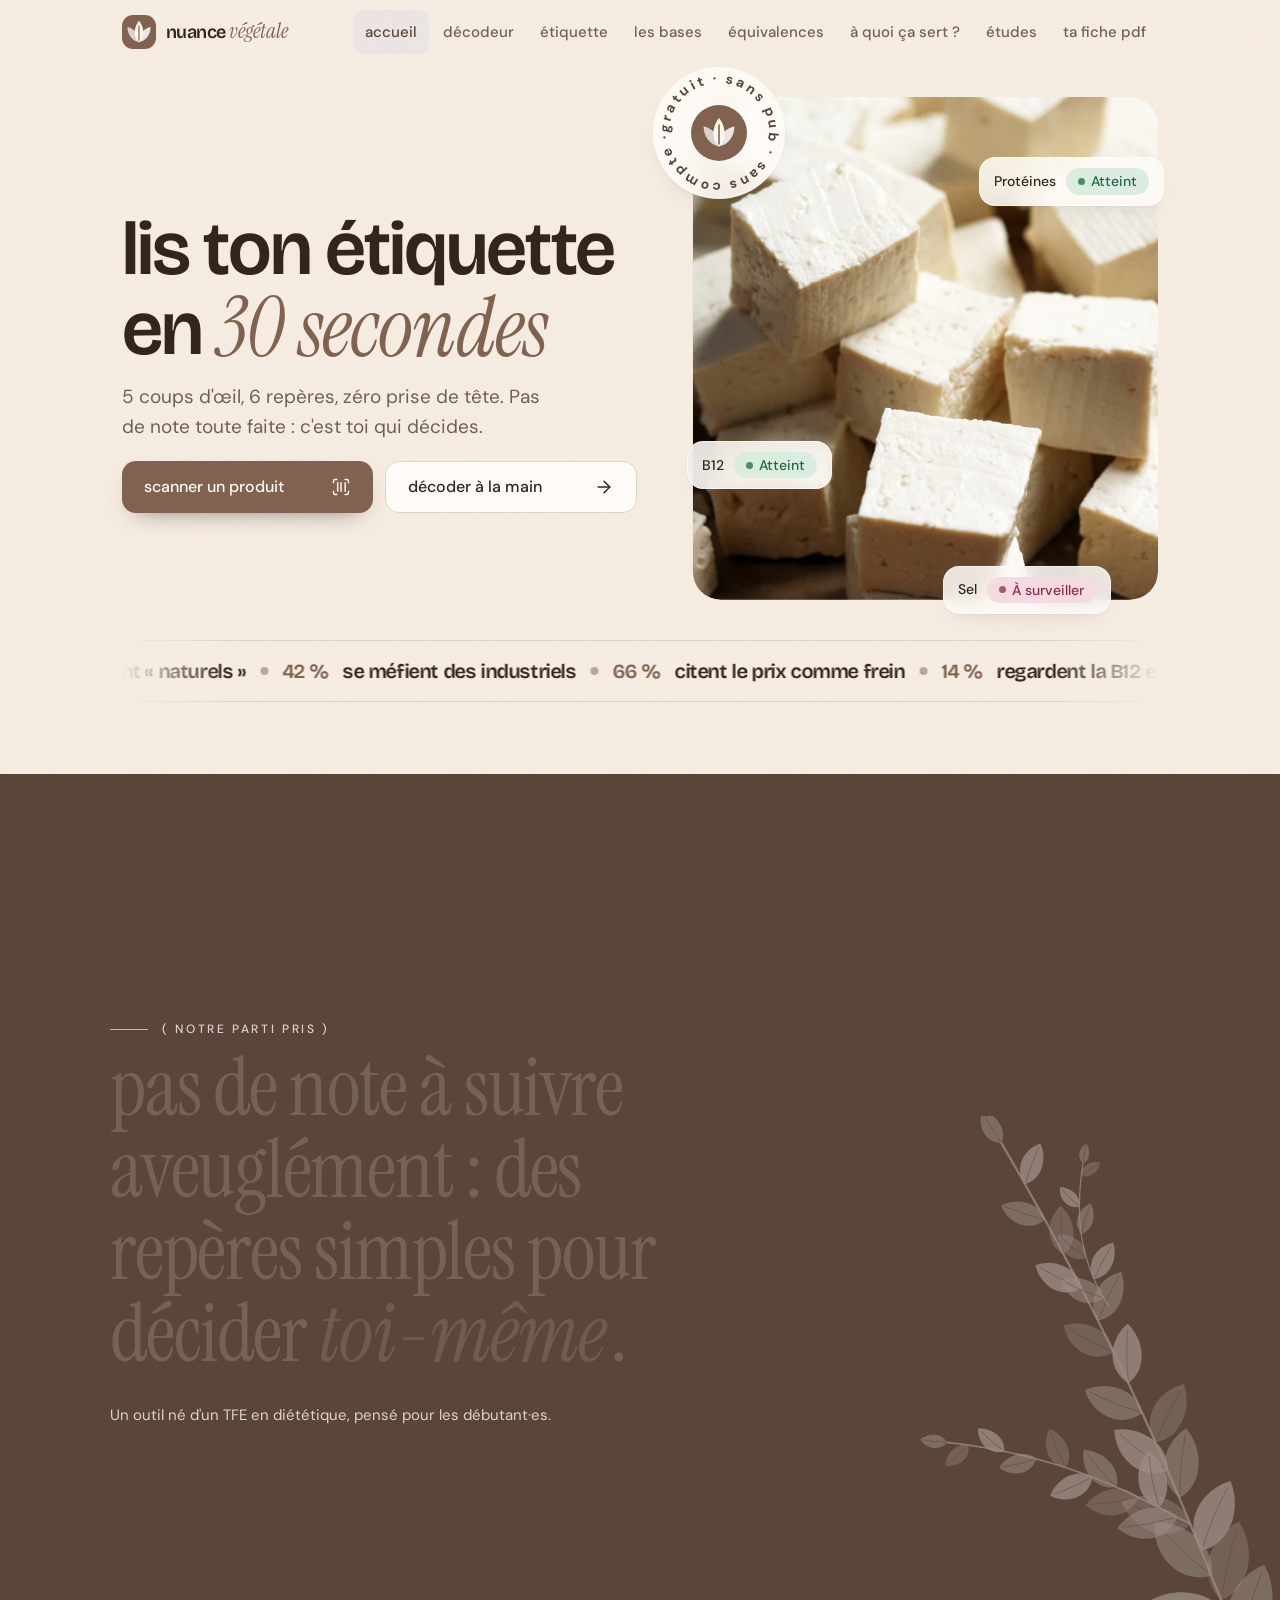
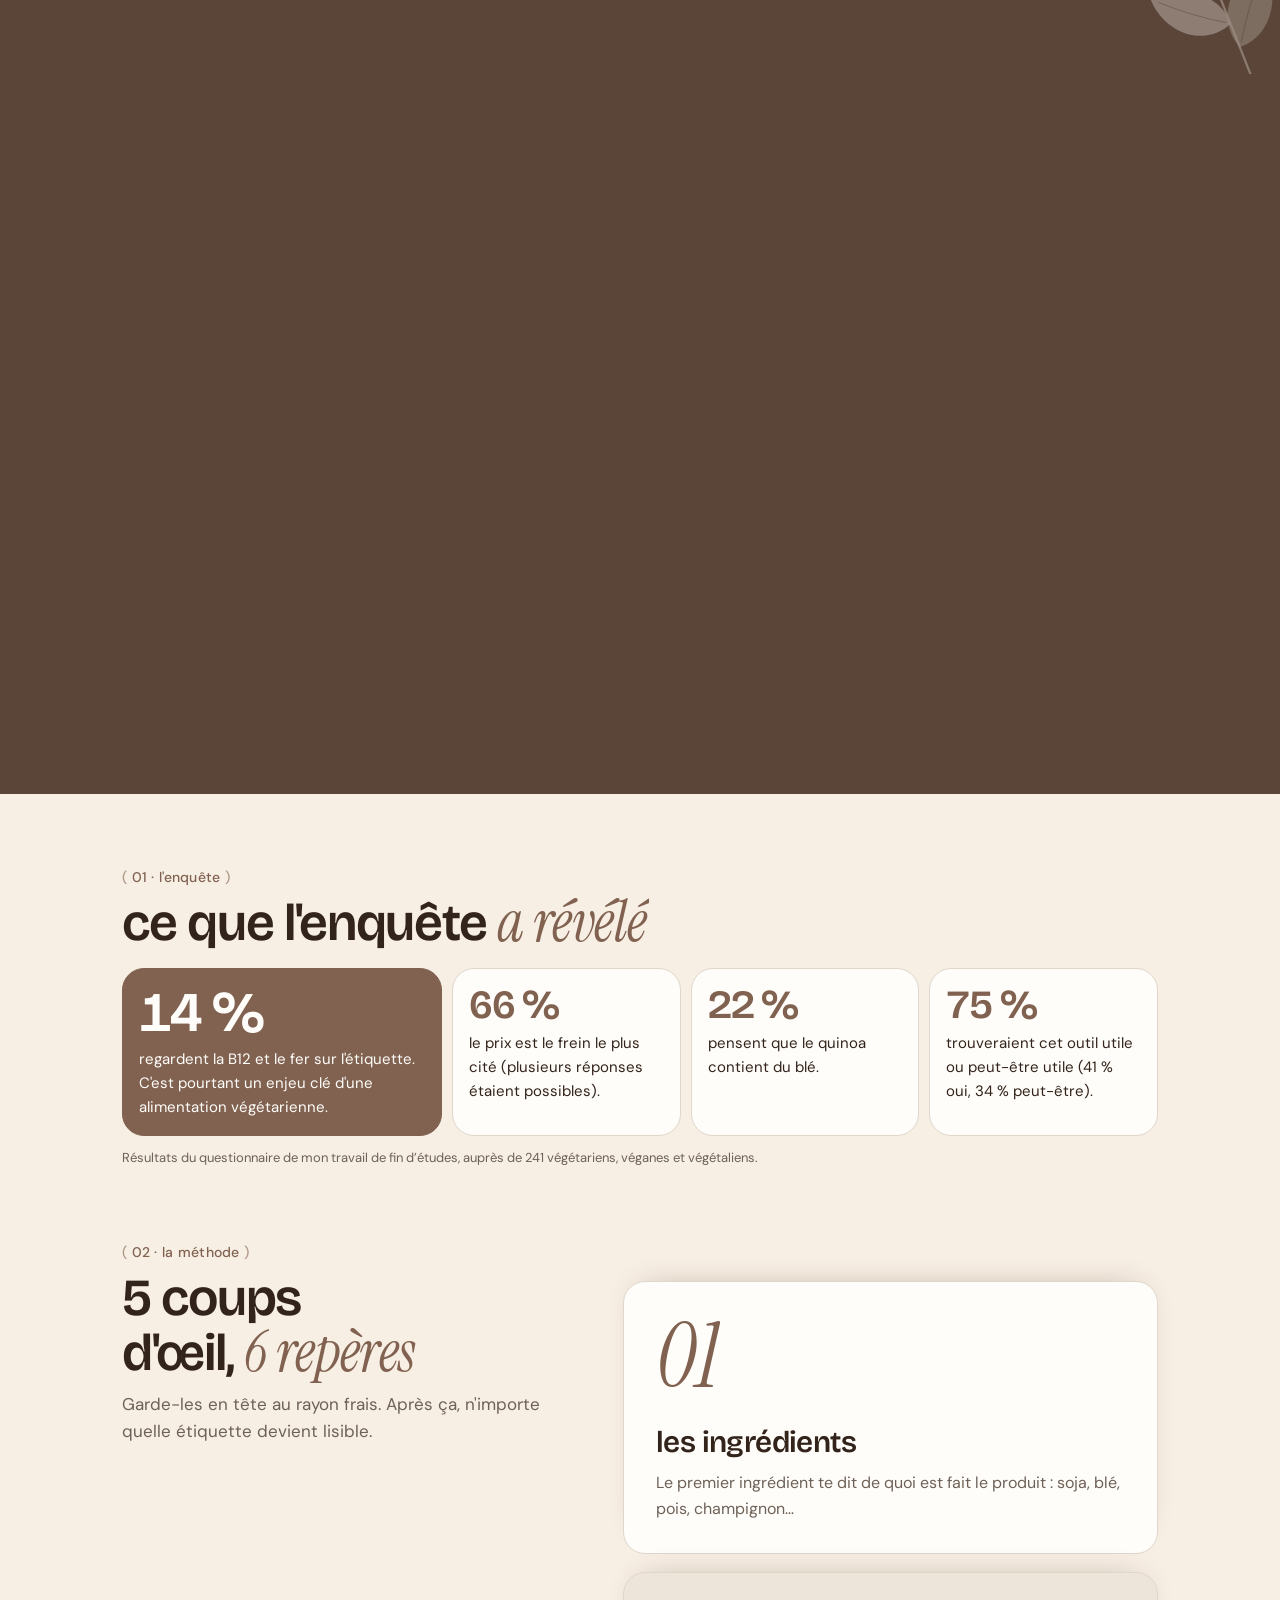
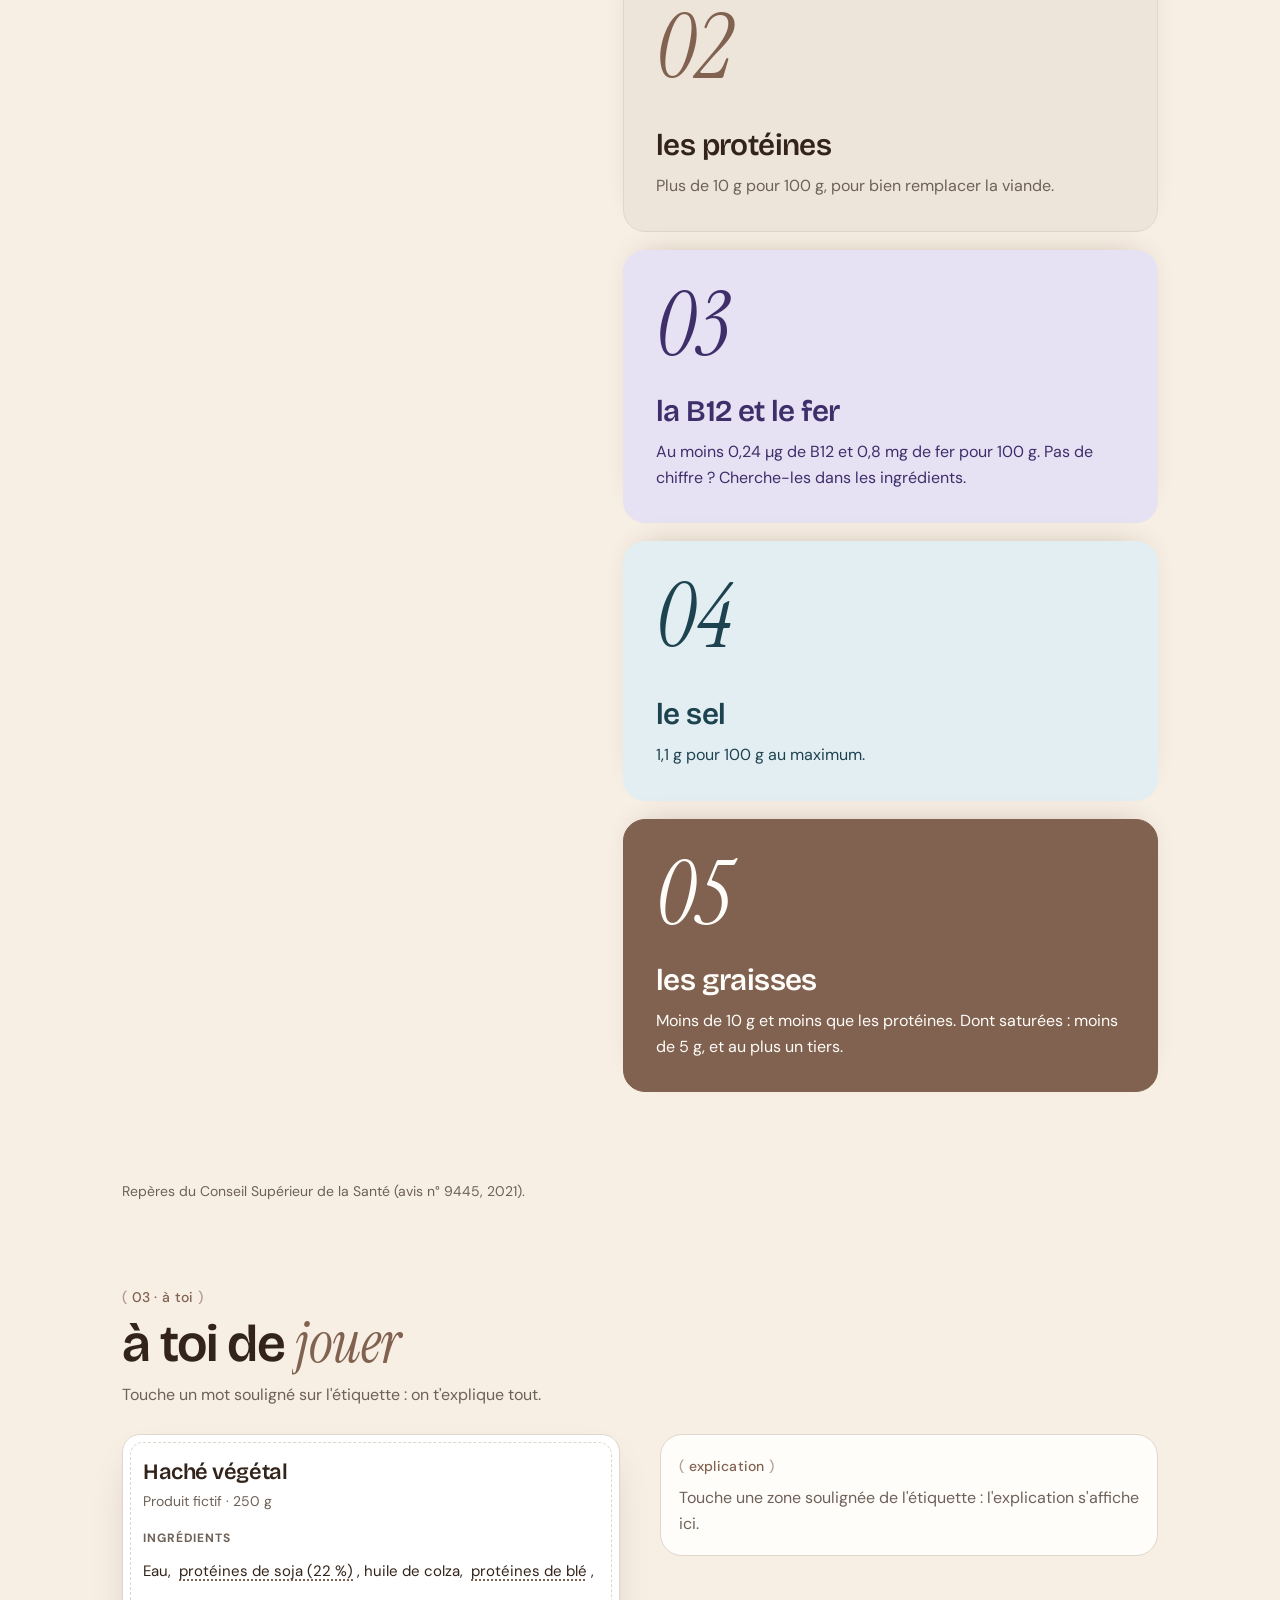
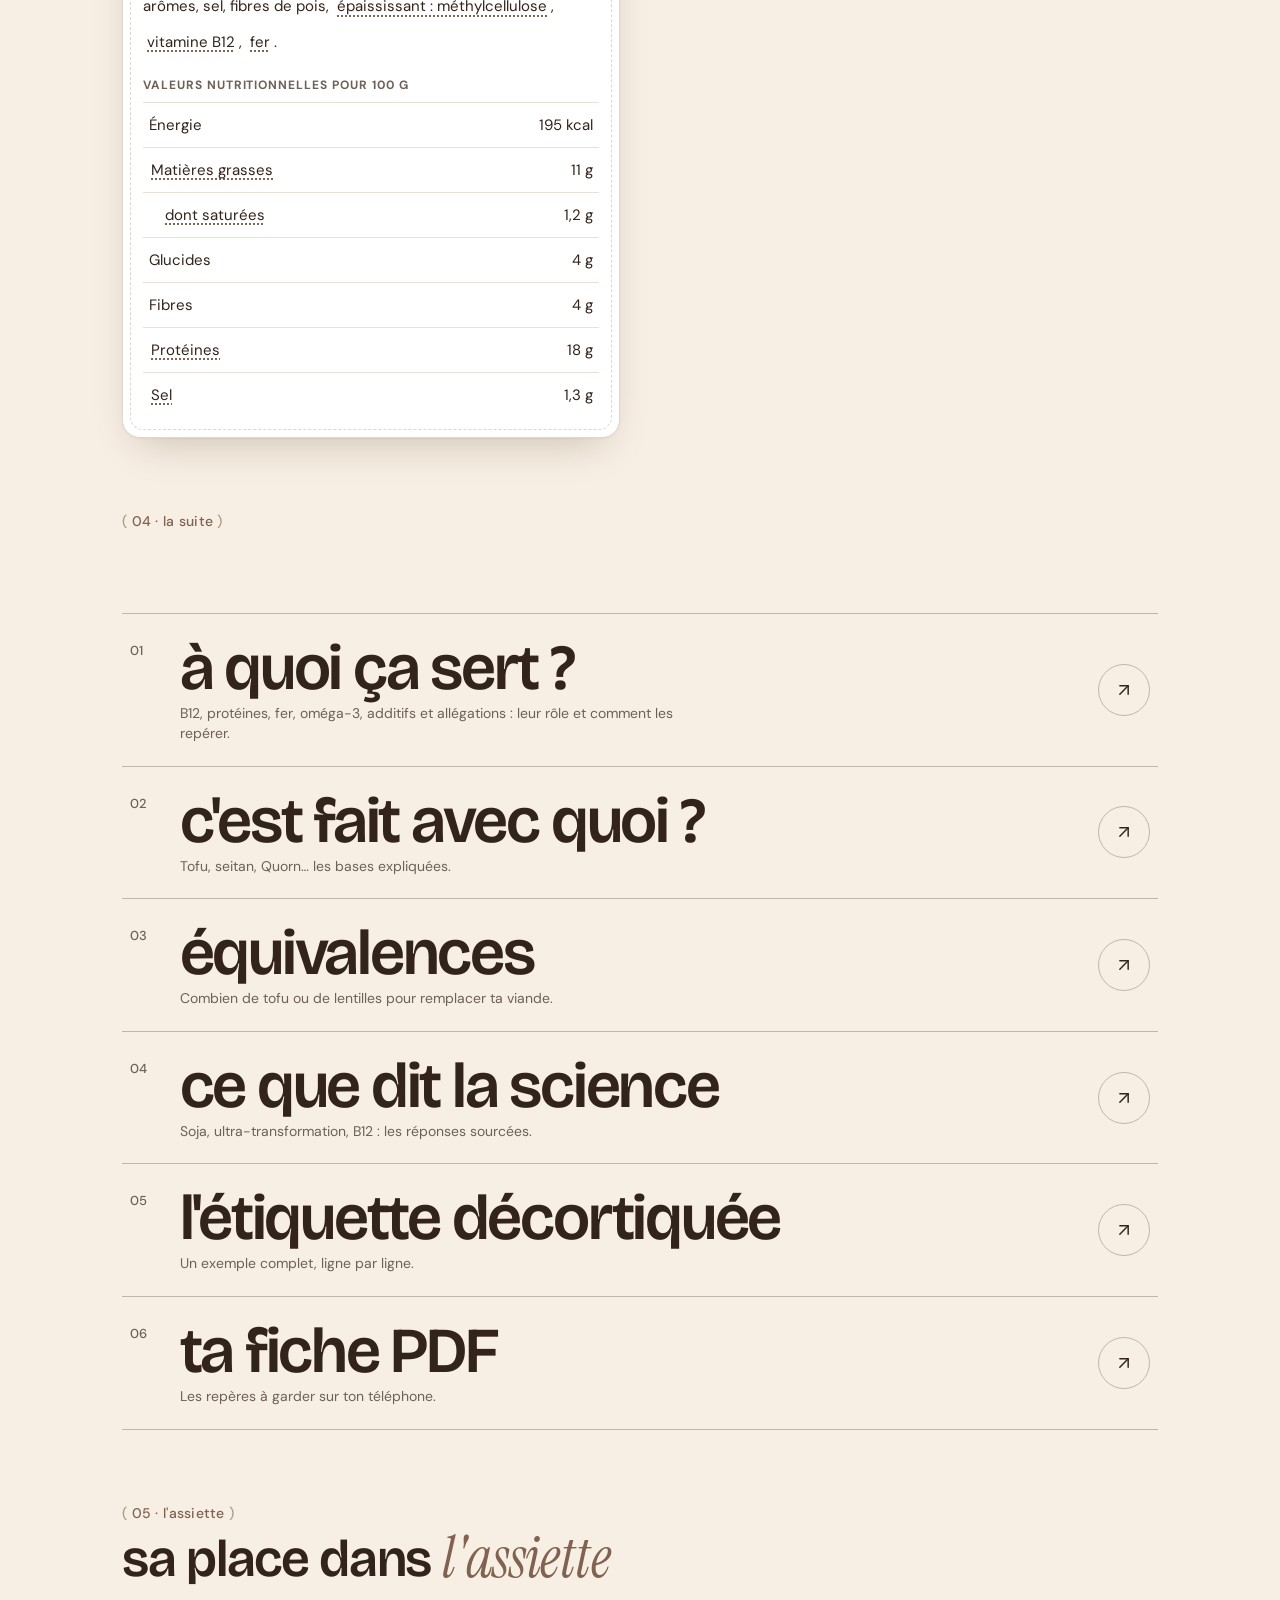
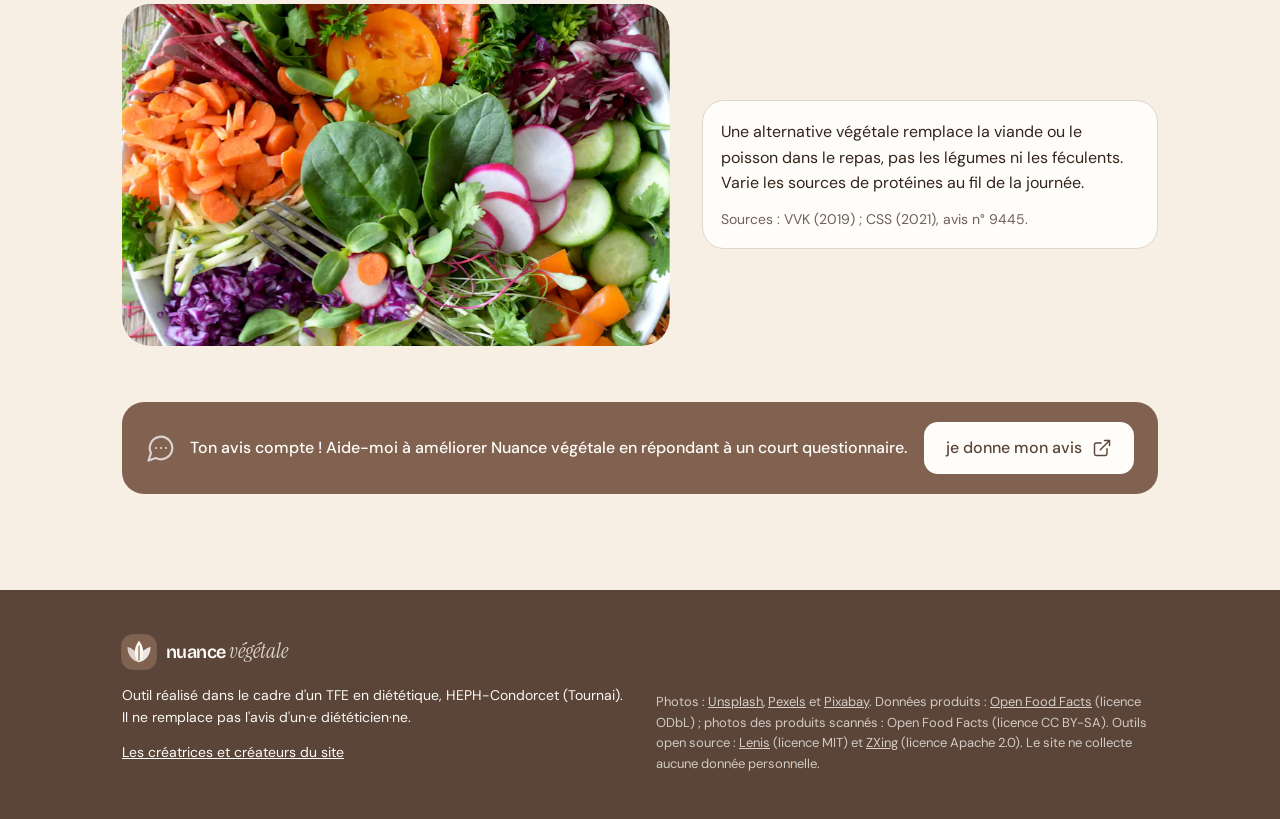
<file: index.html>
<!doctype html>
<html lang="fr">
<head>
  <meta charset="utf-8">
  <meta name="viewport" content="width=device-width, initial-scale=1">
  <title>Nuance végétale — lis l'étiquette en 30 secondes</title>
  <meta name="description" content="Apprends à lire l'étiquette d'une alternative végétale à la viande en 5 coups d'œil et 6 repères : protéines, graisses, sel, fer, B12, ingrédients.">
  <meta name="theme-color" content="#F6EFE3">
  <meta name="color-scheme" content="only light">
  <link rel="icon" href="images/logo.svg" type="image/svg+xml">
  <script>document.documentElement.classList.add('js');setTimeout(function(){if(!document.querySelector('.titre-anime'))document.documentElement.classList.remove('js')},3000)</script>
  <script src="js/theme.js?v=20261036"></script>
  <link rel="stylesheet" href="css/polices.css?v=20261036">
  <link rel="stylesheet" href="css/style.css?v=20261036">
  <link rel="preload" as="image" href="images/hero.webp">
</head>
<body>

<header class="barre">
  <div class="barre-int">
    <a class="marque" href="index.html">
      <span class="logo"><svg class="logo-feuilles" viewBox="0 0 40 40" aria-hidden="true"><g transform="rotate(-38 20 33)"><path d="M20 33C13.5 27.5 13.5 16 20 8c6.5 8 6.5 19.5 0 25Z" fill="#9CC5A8"/></g><g transform="rotate(38 20 33)"><path d="M20 33C13.5 27.5 13.5 16 20 8c6.5 8 6.5 19.5 0 25Z" fill="#CFE3D3"/></g><path d="M20 34C12.5 27.5 12.5 14 20 5c7.5 9 7.5 22.5 0 29Z" fill="#FDF9F1"/><path d="M20 31V12" stroke="#2F6B4F" stroke-width="1.6" stroke-linecap="round"/></svg></span>
      <span class="nom-marque">nuance <em>végétale</em></span>
    </a>
    <nav class="nav" aria-label="Navigation principale">
      <a href="index.html" aria-current="page">Accueil</a>
      <a href="decodeur.html">Décodeur</a>
      <a href="etiquette.html">Étiquette</a>
      <a href="bases.html">Les bases</a>
      <a href="equivalences.html">Équivalences</a>
      <a href="a-quoi-ca-sert.html">À quoi ça sert ?</a>
      <a href="etudes.html">Études</a>
      <a href="ta-fiche-pdf.html">Ta fiche PDF</a>
    </nav>
  </div>
</header>

<div class="page">
  <main>
    <div class="accueil-haut">
      <section class="accroche">
        <h1 data-texte="s1.e1">lis ton étiquette en <em class="serif">30 secondes</em></h1>
        <p class="intro" data-texte="s1.e2">5 coups d'œil, 6 repères, zéro prise de tête. Pas de note toute faite : c'est toi qui décides.</p>
        <div class="boutons boutons-ordi">
          <a class="bouton entre" href="decodeur.html#scanner">
            Scanner un produit
            <svg class="icone" viewBox="0 0 24 24" aria-hidden="true"><path d="M3 7V5a2 2 0 0 1 2-2h2"/><path d="M17 3h2a2 2 0 0 1 2 2v2"/><path d="M21 17v2a2 2 0 0 1-2 2h-2"/><path d="M7 21H5a2 2 0 0 1-2-2v-2"/><path d="M8 7v10"/><path d="M12 7v10"/><path d="M17 7v10"/></svg>
          </a>
          <a class="bouton entre secondaire-btn" href="decodeur.html">
            Décoder à la main
            <svg class="icone icone-fleche" viewBox="0 0 24 24" aria-hidden="true"><path d="M5 12h14"/><path d="m12 5 7 7-7 7"/></svg>
          </a>
        </div>
      </section>

      <div class="accroche-visuel revele">
        <div class="sticker" aria-hidden="true">
          <svg class="texte-rond" viewBox="0 0 100 100"><defs><path id="cercle" d="M50,50 m-38,0 a38,38 0 1,1 76,0 a38,38 0 1,1 -76,0"/></defs><text><textPath href="#cercle">gratuit · sans pub · sans compte ·</textPath></text></svg>
          <span class="rond"><svg class="logo-feuilles" viewBox="0 0 40 40"><g transform="rotate(-38 20 33)"><path d="M20 33C13.5 27.5 13.5 16 20 8c6.5 8 6.5 19.5 0 25Z" fill="#9CC5A8"/></g><g transform="rotate(38 20 33)"><path d="M20 33C13.5 27.5 13.5 16 20 8c6.5 8 6.5 19.5 0 25Z" fill="#CFE3D3"/></g><path d="M20 34C12.5 27.5 12.5 14 20 5c7.5 9 7.5 22.5 0 29Z" fill="#FDF9F1"/><path d="M20 31V12" stroke="#2F6B4F" stroke-width="1.6" stroke-linecap="round"/></svg></span>
        </div>
        <div class="photo">
          <img src="images/hero.webp" width="1000" height="1150" alt="Cubes de tofu posés sur une planche en bois">
        </div>
        <div class="flottant f2" aria-hidden="true">Protéines <span class="pastille vert" data-texte="s1.e3">Atteint</span></div>
        <div class="flottant f1" aria-hidden="true">B12 <span class="pastille vert" data-texte="s1.e4">Atteint</span></div>
        <div class="flottant f3" aria-hidden="true">Sel <span class="pastille rose" data-texte="s1.e5">À surveiller</span></div>
      </div>
    </div>

    <div class="defilant" aria-hidden="true">
      <div class="defilant-piste" id="bandeau-enquete">
        <span><em>8 sur 10</em> aiment le goût</span>
        <span><em>13 %</em> les trouvent « naturels »</span>
        <span><em>49 %</em> se méfient des industriels</span>
        <span><em>58 %</em> citent le prix comme frein</span>
        <span><em>13 %</em> regardent la B12 et le fer</span>
        <span><em>8 sur 10</em> aiment le goût</span>
        <span><em>13 %</em> les trouvent « naturels »</span>
        <span><em>49 %</em> se méfient des industriels</span>
        <span><em>58 %</em> citent le prix comme frein</span>
        <span><em>13 %</em> regardent la B12 et le fer</span>
      </div>
    </div>

    <section class="manifeste pleine-largeur" data-manifeste>
      <div class="manifeste-int">
        <span class="surtitre surtitre-trait" data-texte="s1.e6">( notre parti pris )</span>
        <p class="manifeste-texte" data-texte="s1.e7">pas de note toute faite. pas de jugement. juste les bons repères pour lire une étiquette <em class="serif">toi-même</em>, en 30 secondes chrono.</p>
        <p class="manifeste-signature" data-texte="s1.e8">Un outil né d'un TFE en diététique, pensé pour les débutant·es.</p>
        <svg class="plante" viewBox="0 0 640 820" aria-hidden="true" focusable="false" preserveAspectRatio="xMaxYMax meet"><path class="tige" stroke-width="3.4" d="M600 830C520 630 430 380 230 40"/><g transform="translate(580.6 781.0) rotate(-73.5)"><path class="f1" d="M0 0C27.8 -45.4 90.9 -43.2 126.2 0C90.9 36.3 27.8 40.9 0 0Z"/><path class="nervure" d="M7.6 0Q63.1 -5.5 113.6 0"/></g><g transform="translate(567.1 747.0) rotate(-163.4)"><path class="f2" d="M0 0C26.9 -44.0 88.0 -41.8 122.3 0C88.0 35.2 26.9 39.6 0 0Z"/><path class="nervure" d="M7.3 0Q61.1 -5.3 110.1 0"/></g><g transform="translate(553.3 712.0) rotate(-77.2)"><path class="f3" d="M0 0C26.0 -42.6 85.2 -40.5 118.4 0C85.2 34.1 26.0 38.4 0 0Z"/><path class="nervure" d="M7.1 0Q59.2 -5.1 106.5 0"/></g><g transform="translate(538.9 676.0) rotate(-136.9)"><path class="f1" d="M0 0C25.2 -41.2 82.4 -39.2 114.5 0C82.4 33.0 25.2 37.1 0 0Z"/><path class="nervure" d="M6.9 0Q57.2 -4.9 103.0 0"/></g><g transform="translate(524.0 638.9) rotate(-67.2)"><path class="f2" d="M0 0C24.3 -39.8 79.6 -37.8 110.6 0C79.6 31.8 24.3 35.8 0 0Z"/><path class="nervure" d="M6.6 0Q55.3 -4.8 99.5 0"/></g><g transform="translate(508.4 600.8) rotate(-161.6)"><path class="f3" d="M0 0C23.5 -38.4 76.8 -36.5 106.7 0C76.8 30.7 23.5 34.6 0 0Z"/><path class="nervure" d="M6.4 0Q53.3 -4.6 96.0 0"/></g><g transform="translate(492.0 561.6) rotate(-84.7)"><path class="f1" d="M0 0C22.6 -37.0 74.0 -35.2 102.8 0C74.0 29.6 22.6 33.3 0 0Z"/><path class="nervure" d="M6.2 0Q51.4 -4.4 92.5 0"/></g><g transform="translate(474.8 521.2) rotate(-142.8)"><path class="f2" d="M0 0C21.8 -35.6 71.2 -33.8 98.9 0C71.2 28.5 21.8 32.0 0 0Z"/><path class="nervure" d="M5.9 0Q49.4 -4.3 89.0 0"/></g><g transform="translate(456.5 479.7) rotate(-63.9)"><path class="f3" d="M0 0C20.9 -34.2 68.4 -32.5 95.0 0C68.4 27.4 20.9 30.8 0 0Z"/><path class="nervure" d="M5.7 0Q47.5 -4.1 85.5 0"/></g><g transform="translate(437.2 436.9) rotate(-158.1)"><path class="f1" d="M0 0C20.0 -32.8 65.6 -31.1 91.1 0C65.6 26.2 20.0 29.5 0 0Z"/><path class="nervure" d="M5.5 0Q45.5 -3.9 82.0 0"/></g><g transform="translate(416.8 392.9) rotate(-90.7)"><path class="f2" d="M0 0C19.2 -31.4 62.8 -29.8 87.2 0C62.8 25.1 19.2 28.2 0 0Z"/><path class="nervure" d="M5.2 0Q43.6 -3.8 78.5 0"/></g><g transform="translate(395.1 347.6) rotate(-151.8)"><path class="f3" d="M0 0C18.3 -30.0 60.0 -28.5 83.3 0C60.0 24.0 18.3 27.0 0 0Z"/><path class="nervure" d="M5.0 0Q41.6 -3.6 74.9 0"/></g><g transform="translate(372.1 300.9) rotate(-64.6)"><path class="f1" d="M0 0C17.5 -28.6 57.1 -27.1 79.4 0C57.1 22.9 17.5 25.7 0 0Z"/><path class="nervure" d="M4.8 0Q39.7 -3.4 71.4 0"/></g><g transform="translate(347.7 252.9) rotate(-153.8)"><path class="f2" d="M0 0C16.6 -27.2 54.3 -25.8 75.5 0C54.3 21.7 16.6 24.4 0 0Z"/><path class="nervure" d="M4.5 0Q37.7 -3.3 67.9 0"/></g><g transform="translate(321.7 203.5) rotate(-93.7)"><path class="f3" d="M0 0C15.7 -25.8 51.5 -24.5 71.6 0C51.5 20.6 15.7 23.2 0 0Z"/><path class="nervure" d="M4.3 0Q35.8 -3.1 64.4 0"/></g><g transform="translate(294.1 152.6) rotate(-161.9)"><path class="f1" d="M0 0C14.9 -24.4 48.7 -23.1 67.7 0C48.7 19.5 14.9 21.9 0 0Z"/><path class="nervure" d="M4.1 0Q33.8 -2.9 60.9 0"/></g><g transform="translate(264.8 100.2) rotate(-69.3)"><path class="f2" d="M0 0C14.0 -23.0 45.9 -21.8 63.8 0C45.9 18.4 14.0 20.7 0 0Z"/><path class="nervure" d="M3.8 0Q31.9 -2.8 57.4 0"/></g><g transform="translate(230.0 40.0) rotate(-120.5)"><path class="f1" d="M0 0C12.2 -19.8 39.9 -18.8 55.4 0C39.9 15.8 12.2 17.8 0 0Z"/><path class="nervure" d="M3.3 0Q27.7 -2.4 49.9 0"/></g><path class="tige" stroke-width="2.4" d="M508 600C430 560 330 500 150 480"/><g transform="translate(488.8 590.0) rotate(-190.4)"><path class="f1" d="M0 0C19.8 -32.4 64.7 -30.7 89.9 0C64.7 25.9 19.8 29.1 0 0Z"/><path class="nervure" d="M5.4 0Q44.9 -3.9 80.9 0"/></g><g transform="translate(461.4 575.8) rotate(-100.9)"><path class="f2" d="M0 0C18.5 -30.4 60.7 -28.8 84.3 0C60.7 24.3 18.5 27.3 0 0Z"/><path class="nervure" d="M5.1 0Q42.2 -3.6 75.9 0"/></g><g transform="translate(431.7 560.9) rotate(-188.5)"><path class="f3" d="M0 0C17.3 -28.3 56.7 -26.9 78.7 0C56.7 22.7 17.3 25.5 0 0Z"/><path class="nervure" d="M4.7 0Q39.4 -3.4 70.9 0"/></g><g transform="translate(399.3 545.9) rotate(-131.2)"><path class="f1" d="M0 0C16.1 -26.3 52.7 -25.0 73.2 0C52.7 21.1 16.1 23.7 0 0Z"/><path class="nervure" d="M4.4 0Q36.6 -3.2 65.9 0"/></g><g transform="translate(363.8 531.2) rotate(-203.7)"><path class="f2" d="M0 0C14.9 -24.3 48.7 -23.1 67.6 0C48.7 19.5 14.9 21.9 0 0Z"/><path class="nervure" d="M4.1 0Q33.8 -2.9 60.9 0"/></g><g transform="translate(324.7 517.1) rotate(-112.6)"><path class="f3" d="M0 0C13.7 -22.3 44.7 -21.2 62.1 0C44.7 17.9 13.7 20.1 0 0Z"/><path class="nervure" d="M3.7 0Q31.0 -2.7 55.9 0"/></g><g transform="translate(281.6 504.3) rotate(-193.3)"><path class="f1" d="M0 0C12.4 -20.3 40.7 -19.3 56.5 0C40.7 16.3 12.4 18.3 0 0Z"/><path class="nervure" d="M3.4 0Q28.3 -2.4 50.9 0"/></g><g transform="translate(234.0 493.1) rotate(-139.1)"><path class="f2" d="M0 0C11.2 -18.3 36.7 -17.4 51.0 0C36.7 14.7 11.2 16.5 0 0Z"/><path class="nervure" d="M3.1 0Q25.5 -2.2 45.9 0"/></g><g transform="translate(181.5 484.0) rotate(-221.8)"><path class="f3" d="M0 0C10.0 -16.3 32.7 -15.5 45.4 0C32.7 13.1 10.0 14.7 0 0Z"/><path class="nervure" d="M2.7 0Q22.7 -2.0 40.9 0"/></g><g transform="translate(150.0 480.0) rotate(-173.7)"><path class="f1" d="M0 0C8.7 -14.1 28.4 -13.4 39.5 0C28.4 11.3 8.7 12.7 0 0Z"/><path class="nervure" d="M2.4 0Q19.7 -1.7 35.5 0"/></g><path class="tige" stroke-width="1.9" d="M388 280C356 230 334 170 350 70"/><g transform="translate(380.5 267.8) rotate(-158.3)"><path class="f1" d="M0 0C14.7 -24.1 48.2 -22.9 66.9 0C48.2 19.3 14.7 21.7 0 0Z"/><path class="nervure" d="M4.0 0Q33.5 -2.9 60.2 0"/></g><g transform="translate(366.2 239.8) rotate(-62.0)"><path class="f2" d="M0 0C13.3 -21.7 43.4 -20.6 60.3 0C43.4 17.4 13.3 19.5 0 0Z"/><path class="nervure" d="M3.6 0Q30.1 -2.6 54.3 0"/></g><g transform="translate(354.8 208.7) rotate(-140.6)"><path class="f3" d="M0 0C11.8 -19.3 38.6 -18.4 53.7 0C38.6 15.5 11.8 17.4 0 0Z"/><path class="nervure" d="M3.2 0Q26.8 -2.3 48.3 0"/></g><g transform="translate(347.4 173.6) rotate(-72.9)"><path class="f1" d="M0 0C10.4 -16.9 33.9 -16.1 47.1 0C33.9 13.6 10.4 15.2 0 0Z"/><path class="nervure" d="M2.8 0Q23.5 -2.0 42.3 0"/></g><g transform="translate(344.7 133.5) rotate(-135.0)"><path class="f2" d="M0 0C8.9 -14.6 29.1 -13.8 40.4 0C29.1 11.6 8.9 13.1 0 0Z"/><path class="nervure" d="M2.4 0Q20.2 -1.7 36.4 0"/></g><g transform="translate(347.5 87.6) rotate(-33.9)"><path class="f3" d="M0 0C7.4 -12.2 24.3 -11.6 33.8 0C24.3 9.7 7.4 11.0 0 0Z"/><path class="nervure" d="M2.0 0Q16.9 -1.5 30.4 0"/></g><g transform="translate(350.0 70.0) rotate(-80.9)"><path class="f1" d="M0 0C6.5 -10.5 21.2 -10.0 29.4 0C21.2 8.4 6.5 9.5 0 0Z"/><path class="nervure" d="M1.8 0Q14.7 -1.3 26.5 0"/></g></svg>
      </div>
    </section>

    <span class="surtitre revele" style="margin-top:72px" data-texte="s1.e9">01 · l'enquête</span>
    <h2 style="margin-top:0" data-texte="s2.e1">ce que l'enquête <em class="serif">a révélé</em></h2>
    <div class="chiffres" id="chiffres-enquete">
      <div class="chiffre-carte mis-en-avant revele">
        <strong data-compteur="13" data-suffixe=" %">13 %</strong>
        <p>regardent la B12 et le fer sur l'étiquette. C'est pourtant un enjeu clé d'une alimentation végétarienne.</p>
      </div>
      <div class="chiffre-carte revele" style="--i:1">
        <strong data-compteur="58" data-suffixe=" %">58 %</strong>
        <p>le prix est le frein le plus cité (plusieurs réponses étaient possibles).</p>
      </div>
      <div class="chiffre-carte revele" style="--i:2">
        <strong data-compteur="28" data-suffixe=" %">28 %</strong>
        <p>pensent que le quinoa contient du blé.</p>
      </div>
      <div class="chiffre-carte revele" style="--i:3">
        <strong data-compteur="77" data-suffixe=" %">77 %</strong>
        <p>le trouveraient utile ou peut-être utile (44 % oui, 33 % peut-être).</p>
      </div>
    </div>

    <section class="coups-section">
      <div class="coups-intro">
        <span class="surtitre" style="margin-top:72px" data-texte="s2.e2">02 · la méthode</span>
        <h2 style="margin-top:0" data-texte="s3.e1">5 coups d'œil, <em class="serif">6 repères</em></h2>
        <p class="revele" data-texte="s3.e2">Garde-les en tête au rayon frais. Après ça, n'importe quelle étiquette devient lisible.</p>
      </div>
    <ol class="coups pile">
      <li class="revele"><strong data-texte="s3.e3">les ingrédients</strong><p data-texte="s3.e4">Le premier ingrédient te dit de quoi est fait le produit : soja, blé, pois, champignon…</p></li>
      <li class="revele" style="--i:1"><strong data-texte="s3.e5">les protéines</strong><p data-texte="s3.e6">Plus de 10 g pour 100 g, pour bien remplacer la viande.</p></li>
      <li class="revele" style="--i:2"><strong data-texte="s3.e7">la B12 et le fer</strong><p data-texte="s3.e8">Au moins 0,24 µg de B12 et 0,8 mg de fer pour 100 g. Pas de chiffre ? Cherche-les dans les ingrédients.</p></li>
      <li class="revele" style="--i:3"><strong data-texte="s3.e9">le sel</strong><p data-texte="s3.e10">1,1 g pour 100 g au maximum.</p></li>
      <li class="revele" style="--i:4"><strong data-texte="s3.e11">les graisses</strong><p data-texte="s3.e12">Moins de 10 g et moins que les protéines. Dont saturées : moins de 5 g, et au plus un tiers.</p></li>
    </ol>
    <p class="petit secondaire revele" data-texte="s3.e13">Repères du Conseil Supérieur de la Santé (avis n° 9445, 2021).</p>
    </section>

    <span class="surtitre revele" style="margin-top:72px" data-texte="s3.e14">03 · à toi</span>
    <h2 style="margin-top:0" data-texte="s4.e1">à toi de <em class="serif">jouer</em></h2>
    <p class="secondaire revele" data-texte="s4.e2">Touche un mot souligné sur l'étiquette : on t'explique tout.</p>

    <div class="duo">
      <div class="etiquette revele" id="etiquette-interactive">
        <div class="nom-produit">Haché végétal</div>
        <div class="secondaire petit">Produit fictif · 250 g</div>

        <div class="titre-bloc">Ingrédients</div>
        <p class="ingredients">
          Eau,
          <button type="button" class="zone" data-info="soja" aria-pressed="false" data-texte="s4.e3">protéines de soja (22 %)</button>,
          huile de colza,
          <button type="button" class="zone" data-info="ble" aria-pressed="false" data-texte="s4.e4">protéines de blé</button>,
          arômes, sel, fibres de pois,
          <button type="button" class="zone" data-info="additif" aria-pressed="false" data-texte="s4.e5">épaississant : méthylcellulose</button>,
          <button type="button" class="zone" data-info="b12" aria-pressed="false" data-texte="s4.e6">vitamine B12</button>,
          <button type="button" class="zone" data-info="fer" aria-pressed="false" data-texte="s4.e7">fer</button>.
        </p>

        <div class="titre-bloc">Valeurs nutritionnelles pour 100 g</div>
        <table class="tableau-nutri">
          <tbody>
            <tr><td data-texte="s4.e8">Énergie</td><td class="valeur" data-texte="s4.e9">210 kcal</td></tr>
            <tr><td><button type="button" class="zone" data-info="grasses" aria-pressed="false"><span data-texte="s4.e10">Matières grasses</span></button></td><td class="valeur">11 g</td></tr>
            <tr class="sous"><td><button type="button" class="zone" data-info="satures" aria-pressed="false"><span data-texte="s4.e11">dont saturées</span></button></td><td class="valeur">1,2 g</td></tr>
            <tr><td data-texte="s4.e12">Glucides</td><td class="valeur">4 g</td></tr>
            <tr><td data-texte="s4.e13">Fibres</td><td class="valeur">4 g</td></tr>
            <tr><td><button type="button" class="zone" data-info="proteines" aria-pressed="false"><span data-texte="s4.e14">Protéines</span></button></td><td class="valeur">18 g</td></tr>
            <tr><td><button type="button" class="zone" data-info="sel" aria-pressed="false"><span data-texte="s4.e15">Sel</span></button></td><td class="valeur">1,3 g</td></tr>
          </tbody>
        </table>
      </div>

      <div class="collant revele" id="explications" aria-live="polite" style="--i:1">
        <div class="carte explication" id="info-defaut">
          <span class="surtitre" data-texte="s4.e16">Explication</span>
          <p class="secondaire" style="margin:0" data-texte="s4.e17">Touche une zone soulignée de l'étiquette : l'explication s'affiche ici.</p>
        </div>
        <div class="carte explication" id="info-soja" hidden>
          <span class="pastille lilas" data-texte="s4.e18">Ingrédient principal</span>
          <p data-texte="s4.e19">Le soja est la base de ce produit. C'est une légumineuse riche en protéines. Allergène à signaler sur l'étiquette.</p>
          <p class="source" data-texte="s4.e20">[Texte à valider par Camille]</p>
        </div>
        <div class="carte explication" id="info-ble" hidden>
          <span class="pastille lilas" data-texte="s4.e21">Gluten</span>
          <p data-texte="s4.e22">Les protéines de blé apportent du gluten. À éviter en cas de maladie cœliaque ou d'allergie au blé.</p>
          <p class="source" data-texte="s4.e23">[Texte à valider par Camille]</p>
        </div>
        <div class="carte explication" id="info-additif" hidden>
          <span class="pastille lilas" data-texte="s4.e24">Additif</span>
          <p data-texte="s4.e25">La méthylcellulose sert à lier le produit, comme l'œuf dans un hachis. Elle est autorisée en Europe (E461).</p>
          <p class="source" data-texte="s4.e26">[Texte et source à valider par Camille]</p>
        </div>
        <div class="carte explication" id="info-b12" hidden>
          <span class="pastille gris sans-point" data-texte="s4.e27">? non renseigné</span>
          <p data-texte="s4.e28">De la B12 est ajoutée, mais la quantité n'est pas indiquée dans le tableau. Repère : au moins 0,24 µg pour 100 g. Elle ne se trouve pas naturellement dans les végétaux.</p>
          <p class="source" data-texte="s4.e29">Conseil Supérieur de la Santé, avis n° 9445 (2021)</p>
        </div>
        <div class="carte explication" id="info-fer" hidden>
          <span class="pastille gris sans-point" data-texte="s4.e30">? non renseigné</span>
          <p data-texte="s4.e31">Du fer est ajouté, mais la quantité n'est pas indiquée. Repère : au moins 0,8 mg pour 100 g. Il est mieux absorbé avec de la vitamine C (poivron, agrumes, kiwi).</p>
          <p class="source" data-texte="s4.e32">Conseil Supérieur de la Santé, avis n° 9445 (2021)</p>
        </div>
        <div class="carte explication" id="info-proteines" hidden>
          <span class="pastille vert sans-point" data-texte="s4.e33">✓ atteint</span>
          <p data-texte="s4.e34">18 g pour 100 g : plus que le repère de 10 g. Bonus : 34 % de l'énergie vient des protéines, donc le fabricant peut écrire « riche en protéines » (règle européenne).</p>
          <p class="source" data-texte="s4.e35">Conseil Supérieur de la Santé, avis n° 9445 (2021) · règlement (CE) n° 1924/2006</p>
        </div>
        <div class="carte explication" id="info-sel" hidden>
          <span class="pastille rose sans-point" data-texte="s4.e36">! à surveiller</span>
          <p data-texte="s4.e37">1,3 g pour 100 g : au-dessus du repère de 1,1 g. Pas besoin de resaler le plat.</p>
          <p class="source" data-texte="s4.e38">Conseil Supérieur de la Santé, avis n° 9445 (2021)</p>
        </div>
        <div class="carte explication" id="info-satures" hidden>
          <span class="pastille vert sans-point" data-texte="s4.e39">✓ atteint</span>
          <p data-texte="s4.e40">1,2 g pour 100 g : moins de 5 g, soit environ 11 % des graisses : bien en dessous du tiers maximum (33 %). L'huile de colza apporte surtout de bonnes graisses.</p>
          <p class="source" data-texte="s4.e41">Conseil Supérieur de la Santé, avis n° 9445 (2021)</p>
        </div>
        <div class="carte explication" id="info-grasses" hidden>
          <span class="pastille rose sans-point" data-texte="s4.e42">! à surveiller</span>
          <p data-texte="s4.e43">11 g pour 100 g : un peu plus que le repère de 10 g. Les protéines (18 g) restent au-dessus, c'est déjà ça.</p>
          <p class="source" data-texte="s4.e44">Conseil Supérieur de la Santé, avis n° 9445 (2021)</p>
        </div>
      </div>
    </div>

    <span class="surtitre revele" style="margin-top:72px" data-texte="s4.e45">04 · la suite</span>
    <h2 style="margin-top:0" data-texte="s5.e1">va plus <em class="serif">loin</em></h2>
    <ol class="liste-suite" id="liste-suite">
      <li class="revele" style="--i:0"><a href="a-quoi-ca-sert.html" data-image="images/quinoa.webp">
        <span class="suite-num">01</span>
        <span class="suite-texte"><span class="suite-titre" data-texte="s5.e2">à quoi ça sert ?</span><span class="suite-desc" data-texte="s5.e3">B12, protéines, fer, oméga-3, additifs et allégations : leur rôle et comment les repérer.</span></span>
        <img class="suite-vignette" src="images/quinoa.webp" alt="" width="160" height="120" loading="lazy">
        <span class="suite-fleche"><svg class="icone" viewBox="0 0 24 24" aria-hidden="true"><path d="M7 17 17 7"/><path d="M7 7h10v10"/></svg></span>
      </a></li>
      <li class="revele" style="--i:1"><a href="bases.html" data-image="images/pois.webp">
        <span class="suite-num">02</span>
        <span class="suite-texte"><span class="suite-titre" data-texte="s5.e4">c'est fait avec quoi ?</span><span class="suite-desc" data-texte="s5.e5">Tofu, seitan, Quorn… les bases expliquées.</span></span>
        <img class="suite-vignette" src="images/pois.webp" alt="" width="160" height="120" loading="lazy">
        <span class="suite-fleche"><svg class="icone" viewBox="0 0 24 24" aria-hidden="true"><path d="M7 17 17 7"/><path d="M7 7h10v10"/></svg></span>
      </a></li>
      <li class="revele" style="--i:2"><a href="equivalences.html" data-image="images/tofu.webp">
        <span class="suite-num">03</span>
        <span class="suite-texte"><span class="suite-titre" data-texte="s5.e6">équivalences</span><span class="suite-desc" data-texte="s5.e7">Combien de tofu ou de lentilles pour remplacer ta viande.</span></span>
        <img class="suite-vignette" src="images/tofu.webp" alt="" width="160" height="120" loading="lazy">
        <span class="suite-fleche"><svg class="icone" viewBox="0 0 24 24" aria-hidden="true"><path d="M7 17 17 7"/><path d="M7 7h10v10"/></svg></span>
      </a></li>
      <li class="revele" style="--i:3"><a href="etudes.html" data-image="images/etudes.webp">
        <span class="suite-num">04</span>
        <span class="suite-texte"><span class="suite-titre" data-texte="s5.e8">ce que dit la science</span><span class="suite-desc" data-texte="s5.e9">Soja, ultra-transformation, B12 : les réponses sourcées.</span></span>
        <img class="suite-vignette" src="images/etudes.webp" alt="" width="160" height="120" loading="lazy">
        <span class="suite-fleche"><svg class="icone" viewBox="0 0 24 24" aria-hidden="true"><path d="M7 17 17 7"/><path d="M7 7h10v10"/></svg></span>
      </a></li>
      <li class="revele" style="--i:4"><a href="etiquette.html" data-image="images/tempeh.webp">
        <span class="suite-num">05</span>
        <span class="suite-texte"><span class="suite-titre" data-texte="s5.e10">l'étiquette décortiquée</span><span class="suite-desc" data-texte="s5.e11">Un exemple complet, ligne par ligne.</span></span>
        <img class="suite-vignette" src="images/tempeh.webp" alt="" width="160" height="120" loading="lazy">
        <span class="suite-fleche"><svg class="icone" viewBox="0 0 24 24" aria-hidden="true"><path d="M7 17 17 7"/><path d="M7 7h10v10"/></svg></span>
      </a></li>
      <li class="revele" style="--i:5"><a href="ta-fiche-pdf.html" data-image="images/decodeur.webp">
        <span class="suite-num">06</span>
        <span class="suite-texte"><span class="suite-titre" data-texte="s5.e12">ta fiche PDF</span><span class="suite-desc" data-texte="s5.e13">Les repères à garder sur ton téléphone.</span></span>
        <img class="suite-vignette" src="images/decodeur.webp" alt="" width="160" height="120" loading="lazy">
        <span class="suite-fleche"><svg class="icone" viewBox="0 0 24 24" aria-hidden="true"><path d="M7 17 17 7"/><path d="M7 7h10v10"/></svg></span>
      </a></li>
    </ol>
    <div class="suite-curseur" id="suite-curseur" aria-hidden="true"><div class="suite-curseur-int"></div></div>

    <span class="surtitre revele" style="margin-top:72px" data-texte="s5.e14">05 · l'assiette</span>
    <h2 style="margin-top:0" data-texte="s6.e1">sa place dans <em class="serif">l'assiette</em></h2>
    <div class="bloc-assiette">
      <div class="photo revele"><img src="images/assiette.webp" width="900" height="560" alt="Assiette de légumes variés et colorés" loading="lazy"></div>
      <div class="carte revele" style="--i:1" id="texte-assiette">
        <p>Une alternative végétale remplace la viande ou le poisson dans le repas, pas les légumes ni les féculents. Varie les sources de protéines au fil de la journée.</p>
      </div>
    </div>
    <div class="zone-avis revele" data-avis></div>
  </main>
</div>

<footer class="pied">
  <div class="pied-int">
    <div>
      <a class="marque" href="index.html">
        <span class="logo"><svg class="logo-feuilles" viewBox="0 0 40 40" aria-hidden="true"><g transform="rotate(-38 20 33)"><path d="M20 33C13.5 27.5 13.5 16 20 8c6.5 8 6.5 19.5 0 25Z" fill="#9CC5A8"/></g><g transform="rotate(38 20 33)"><path d="M20 33C13.5 27.5 13.5 16 20 8c6.5 8 6.5 19.5 0 25Z" fill="#CFE3D3"/></g><path d="M20 34C12.5 27.5 12.5 14 20 5c7.5 9 7.5 22.5 0 29Z" fill="#FDF9F1"/><path d="M20 31V12" stroke="#2F6B4F" stroke-width="1.6" stroke-linecap="round"/></svg></span>
      <span class="nom-marque">nuance <em>végétale</em></span>
      </a>
      <p data-texte="commun:pied.e1">Outil réalisé dans le cadre d'un TFE en diététique, HEPH-Condorcet (Tournai). Il ne remplace pas l'avis d'un·e diététicien·ne.</p>
      <p data-texte="commun:pied.e2"><a href="createurs.html">Les créatrices et créateurs du site</a></p>
    </div>
    <p class="credits" data-texte="commun:pied.e3">Photos : <a href="https://unsplash.com">Unsplash</a>, <a href="https://www.pexels.com">Pexels</a> et <a href="https://pixabay.com">Pixabay</a>. Données produits : <a href="https://world.openfoodfacts.org">Open Food Facts</a> (licence ODbL). Aucune donnée personnelle n'est collectée.</p>
  </div>
</footer>

<script src="js/commun.js?v=20261036"></script>
<script src="js/textes.js?v=20261036"></script>
<script src="js/menu.js?v=20261036"></script>
<script src="js/vendor/lenis.min.js?v=20261036"></script>
<script src="js/avis.js?v=20261036"></script>
<script src="js/animations.js?v=20261036"></script>
<script>
  /* « Va plus loin » : sur ordinateur, la photo du lien survolé suit la souris */
  (function () {
    const liste = document.getElementById('liste-suite');
    const bulle = document.getElementById('suite-curseur');
    if (!liste || !bulle || MOUVEMENT_REDUIT || !matchMedia('(hover: hover) and (pointer: fine)').matches) return;
    const int = bulle.firstElementChild;
    // Toutes les photos sont posées d'avance : on n'a plus qu'à faire glisser la bonne
    liste.querySelectorAll('a').forEach((a, i) => {
      const img = new Image(); img.src = a.dataset.image; img.alt = ''; img.dataset.i = i; int.appendChild(img);
    });
    let x = innerWidth / 2, y = innerHeight / 2, cx = x, cy = y, vx = 0, actif = false, boucle = 0;
    function anime() {
      const dx = x - cx; cx += dx * 0.16; cy += (y - cy) * 0.16; vx = vx * 0.8 + dx * 0.04;
      bulle.style.transform = 'translate3d(' + cx + 'px,' + cy + 'px,0) rotate(' + Math.max(-12, Math.min(12, vx)) + 'deg)';
      boucle = actif || Math.abs(dx) > 0.5 ? requestAnimationFrame(anime) : 0;
    }
    liste.addEventListener('pointermove', (e) => { x = e.clientX; y = e.clientY; if (!boucle) boucle = requestAnimationFrame(anime); });
    liste.querySelectorAll('a').forEach((a, i) => a.addEventListener('pointerenter', () => {
      actif = true; bulle.classList.add('visible');
      int.style.transform = 'translateY(' + (-i * 100) + '%)';
    }));
    liste.addEventListener('pointerleave', () => { actif = false; bulle.classList.remove('visible'); });
  })();

  /* « Sa place dans l'assiette » : modifiable dans donnees/assiette.json (Pages CMS) */
  chargerDonnees('donnees/assiette.json').then((A) => {
    if (!A || !A.texte) return;
    document.getElementById('texte-assiette').innerHTML = texteRiche(A.texte) +
      (A.sources ? '<p class="secondaire petit" style="margin:0">' + echapper(A.sources) + '</p>' : '') +
      (A.note ? '<p class="secondaire petit" style="margin:4px 0 0">' + echapper(A.note) + '</p>' : '');
  }).catch(() => { /* on garde le texte de la page */ });

  /* Chiffres de l'enquête : modifiables dans donnees/enquete.json (Pages CMS) */
  (async function () {
    let E;
    try { E = await chargerDonnees('donnees/enquete.json'); } catch (e) { return; }
    const bandeau = document.getElementById('bandeau-enquete');
    if (bandeau && E.bandeau && E.bandeau.length) {
      const items = E.bandeau.map((b) => '<span><em>' + echapper(b.chiffre) + '</em> ' + echapper(b.texte) + '</span>').join('');
      bandeau.innerHTML = items + items;
      window.dispatchEvent(new Event('resize'));
    }
    const chiffres = document.getElementById('chiffres-enquete');
    if (chiffres && E.chiffres && E.chiffres.length) {
      chiffres.innerHTML = E.chiffres.map((c, i) =>
        '<div class="chiffre-carte revele' + (c.misEnAvant ? ' mis-en-avant' : '') + '" style="--i:' + i + '">' +
        '<strong data-compteur="' + Number(c.valeur) + '" data-suffixe="' + echapper(c.unite || '') + '">' + echapper(c.valeur) + echapper(c.unite || '') + '</strong>' +
        '<p>' + echapper(c.texte) + '</p></div>').join('');
      animerPage(chiffres);
    }
    if (chiffres && E.note) {
      const note = document.createElement('p');
      note.className = 'note-enquete revele';
      note.textContent = E.note;
      chiffres.after(note);
      animerPage(note.parentNode);
    }
  })();
</script>
<script>
  (function () {
    const zones = document.querySelectorAll('#etiquette-interactive .zone');
    const infos = document.querySelectorAll('.explication');
    zones.forEach((zone) => {
      zone.addEventListener('click', () => {
        zones.forEach((z) => z.setAttribute('aria-pressed', String(z === zone)));
        infos.forEach((info) => { info.hidden = info.id !== 'info-' + zone.dataset.info; });
        const cible = document.getElementById('info-' + zone.dataset.info);
        if (cible && cible.getBoundingClientRect().top > window.innerHeight - 80) {
          cible.scrollIntoView({ behavior: MOUVEMENT_REDUIT ? 'auto' : 'smooth', block: 'nearest' });
        }
      });
    });
  })();
</script>
</body>
</html>
</file>
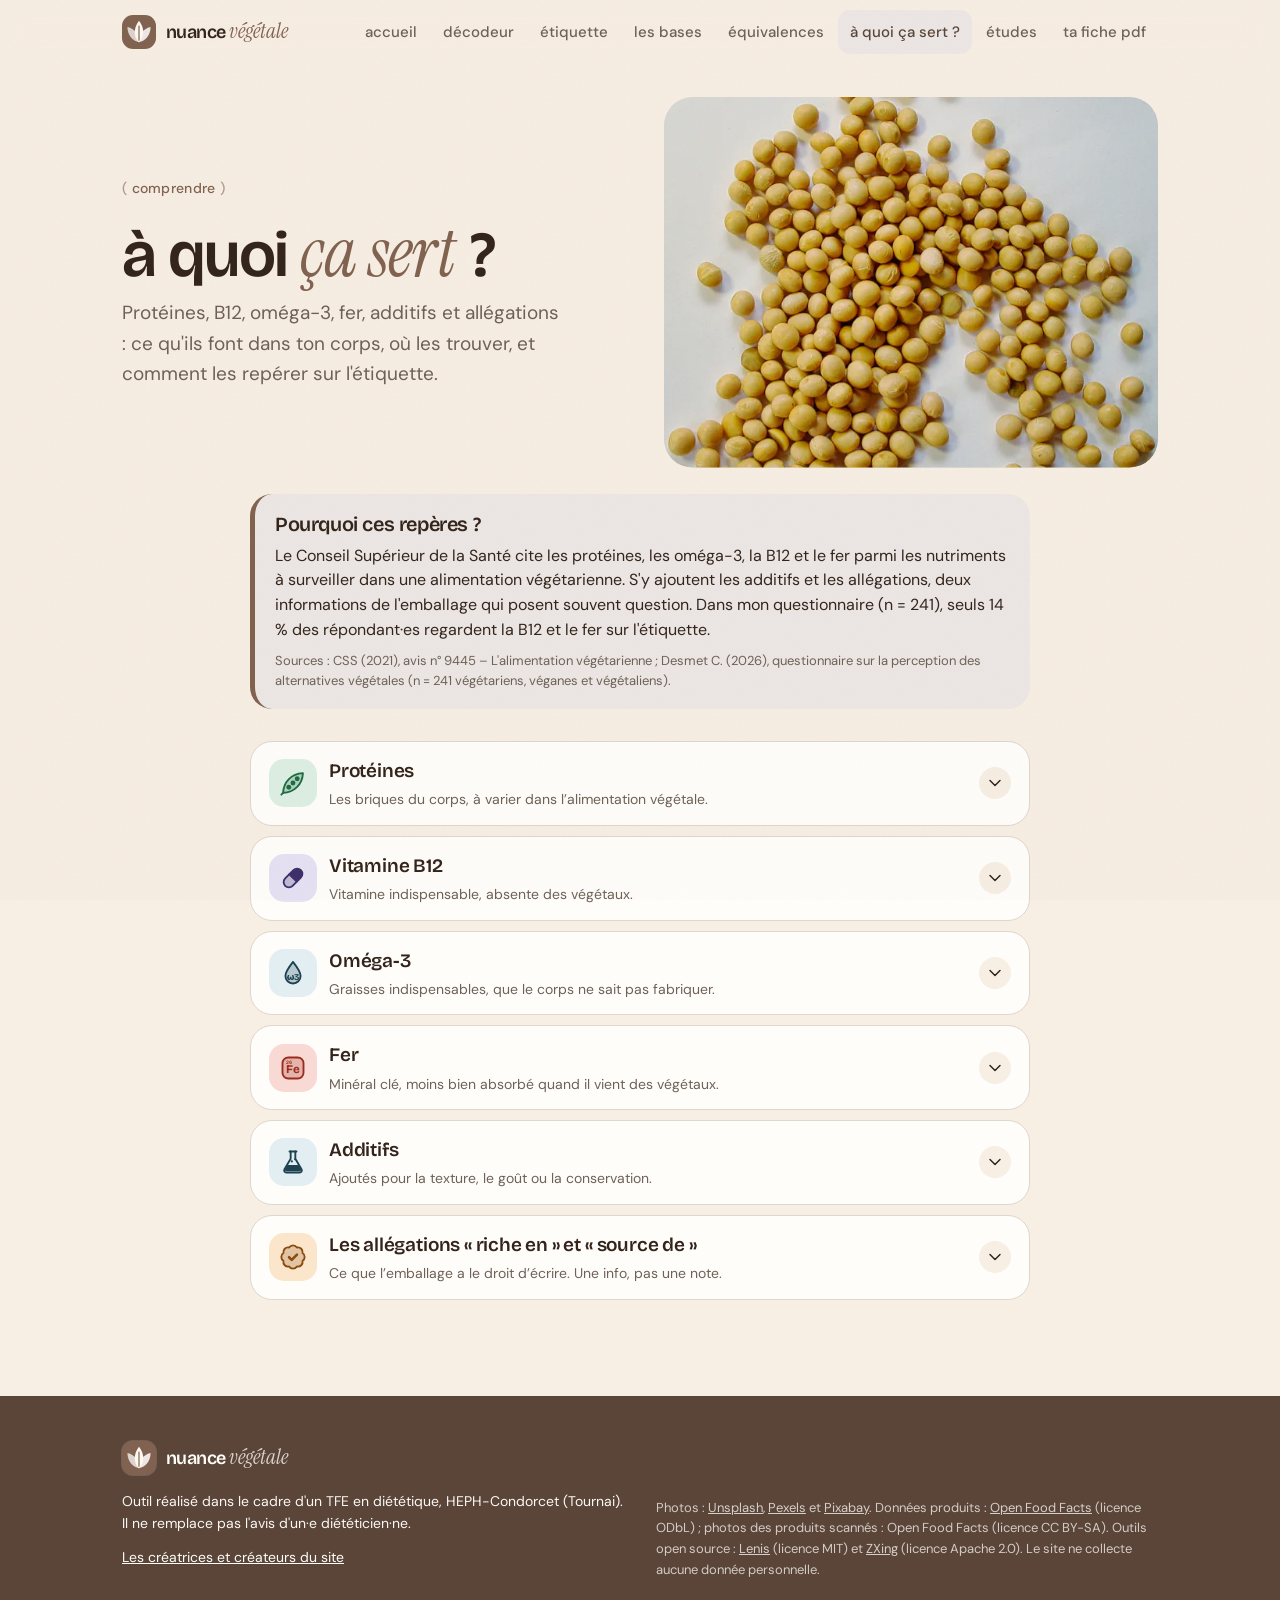
<file: a-quoi-ca-sert.html>
<!doctype html>
<html lang="fr">
<head>
  <meta charset="utf-8">
  <meta name="viewport" content="width=device-width, initial-scale=1">
  <title>À quoi ça sert ? — Nuance végétale</title>
  <meta name="description" content="Vitamine B12, protéines, fer, additifs : à quoi ça sert, où les trouver et comment les repérer sur l'étiquette.">
  <meta name="theme-color" content="#F6EFE3">
  <meta name="color-scheme" content="only light">
  <link rel="icon" href="images/logo.svg" type="image/svg+xml">
  <script>document.documentElement.classList.add('js');setTimeout(function(){if(!document.querySelector('.titre-anime'))document.documentElement.classList.remove('js')},3000)</script>
  <script src="js/theme.js?v=20261036"></script>
  <link rel="stylesheet" href="css/polices.css?v=20261036">
  <link rel="stylesheet" href="css/style.css?v=20261036">
</head>
<body class="page-secondaire">

<header class="barre">
  <div class="barre-int">
    <a class="retour" href="index.html">
      <svg class="icone" viewBox="0 0 24 24" aria-hidden="true"><path d="m12 19-7-7 7-7"/><path d="M19 12H5"/></svg>
      Accueil
    </a>
    <a class="marque" href="index.html">
      <span class="logo"><svg class="logo-feuilles" viewBox="0 0 40 40" aria-hidden="true"><g transform="rotate(-38 20 33)"><path d="M20 33C13.5 27.5 13.5 16 20 8c6.5 8 6.5 19.5 0 25Z" fill="#9CC5A8"/></g><g transform="rotate(38 20 33)"><path d="M20 33C13.5 27.5 13.5 16 20 8c6.5 8 6.5 19.5 0 25Z" fill="#CFE3D3"/></g><path d="M20 34C12.5 27.5 12.5 14 20 5c7.5 9 7.5 22.5 0 29Z" fill="#FDF9F1"/><path d="M20 31V12" stroke="#2F6B4F" stroke-width="1.6" stroke-linecap="round"/></svg></span>
      <span class="nom-marque">nuance <em>végétale</em></span>
    </a>
    <nav class="nav" aria-label="Navigation principale">
      <a href="index.html">Accueil</a>
      <a href="decodeur.html">Décodeur</a>
      <a href="etiquette.html">Étiquette</a>
      <a href="bases.html">Les bases</a>
      <a href="equivalences.html">Équivalences</a>
      <a href="a-quoi-ca-sert.html" aria-current="page">À quoi ça sert ?</a>
      <a href="etudes.html">Études</a>
      <a href="ta-fiche-pdf.html">Ta fiche PDF</a>
    </nav>
  </div>
</header>

<div class="page">
  <main>
    <div class="bandeau">
      <section class="accroche">
        <span class="surtitre" data-texte="s0.e1">comprendre</span>
        <h1 data-texte="s1.e1">à quoi <em class="serif">ça sert</em> ?</h1>
        <p class="intro" data-texte="s1.e2">B12, protéines, fer, oméga-3, additifs et allégations : ce qu'ils font dans ton corps, où les trouver, et comment les repérer sur l'étiquette.</p>
      </section>
      <div class="photo revele"><img src="images/decodeur.webp" width="900" height="560" alt="Graines de soja sur fond clair"></div>
    </div>

    <div class="colonne-lecture">
      <div id="pourquoi-reperes"></div>
      <div id="fiches" style="margin-top:32px"><p class="secondaire">Chargement…</p></div>
    </div>
  </main>
</div>

<footer class="pied">
  <div class="pied-int">
    <div>
      <a class="marque" href="index.html">
        <span class="logo"><svg class="logo-feuilles" viewBox="0 0 40 40" aria-hidden="true"><g transform="rotate(-38 20 33)"><path d="M20 33C13.5 27.5 13.5 16 20 8c6.5 8 6.5 19.5 0 25Z" fill="#9CC5A8"/></g><g transform="rotate(38 20 33)"><path d="M20 33C13.5 27.5 13.5 16 20 8c6.5 8 6.5 19.5 0 25Z" fill="#CFE3D3"/></g><path d="M20 34C12.5 27.5 12.5 14 20 5c7.5 9 7.5 22.5 0 29Z" fill="#FDF9F1"/><path d="M20 31V12" stroke="#2F6B4F" stroke-width="1.6" stroke-linecap="round"/></svg></span>
      <span class="nom-marque">nuance <em>végétale</em></span>
      </a>
      <p data-texte="commun:pied.e1">Outil réalisé dans le cadre d'un TFE en diététique, HEPH-Condorcet (Tournai). Il ne remplace pas l'avis d'un·e diététicien·ne.</p>
      <p data-texte="commun:pied.e2"><a href="createurs.html">Les créatrices et créateurs du site</a></p>
    </div>
    <p class="credits" data-texte="commun:pied.e3">Photos : <a href="https://unsplash.com">Unsplash</a>, <a href="https://www.pexels.com">Pexels</a> et <a href="https://pixabay.com">Pixabay</a>. Données produits : <a href="https://world.openfoodfacts.org">Open Food Facts</a> (licence ODbL). Aucune donnée personnelle n'est collectée.</p>
  </div>
</footer>

<script src="js/commun.js?v=20261036"></script>
<script src="js/textes.js?v=20261036"></script>
<script src="js/menu.js?v=20261036"></script>
<script src="js/vendor/lenis.min.js?v=20261036"></script>
<script src="js/animations.js?v=20261036"></script>
<script>
  (async function () {
    const zone = document.getElementById('fiches');
    const ic = (d) => '<svg class="icone" viewBox="0 0 24 24" aria-hidden="true">' + d + '</svg>';
    // Icônes bicolores dessinées pour les fiches : un aplat léger + un trait
    const PLEIN = 'fill="currentColor" stroke="none"';
    const VOILE = 'fill="currentColor" fill-opacity=".22"';
    const ICONES = {
      // Gélule, une moitié pleine
      b12: ic('<g transform="rotate(-45 12 12)"><rect x="2.5" y="7.5" width="19" height="9" rx="4.5" ' + VOILE + '/><path d="M12 7.5h5a4.5 4.5 0 0 1 0 9h-5Z" ' + PLEIN + '/><path d="M12 7.5v9"/></g>'),
      // Cosse de pois ouverte avec ses graines
      proteines: ic('<path d="M3.5 20.5C4 11 10.5 4 20.5 3.5 20 13.5 13 20 3.5 20.5Z" ' + VOILE + '/><circle cx="8.4" cy="15.6" r="2.1" ' + PLEIN + '/><circle cx="12" cy="12" r="2.1" ' + PLEIN + '/><circle cx="15.6" cy="8.4" r="2.1" ' + PLEIN + '/><path d="M3.5 20.5 2 22"/>'),
      // Case du tableau périodique : Fe, numéro 26
      fer: ic('<rect x="3" y="3" width="18" height="18" rx="5" ' + VOILE + '/><text x="12.4" y="16.6" text-anchor="middle" font-size="10" font-weight="700" font-family="Bricolage Grotesque, system-ui, sans-serif" ' + PLEIN + '>Fe</text><text x="6.2" y="8.4" font-size="4.2" font-weight="600" font-family="DM Sans, system-ui, sans-serif" ' + PLEIN + '>26</text>'),
      // Fiole avec liquide et bulles
      additifs: ic('<path d="M9 3h6"/><path d="M10 3v6.2L4.6 18.4A1.8 1.8 0 0 0 6.2 21h11.6a1.8 1.8 0 0 0 1.6-2.6L14 9.2V3"/><path d="M7.3 14.5h9.4l2 3.6a1.2 1.2 0 0 1-1 1.9H6.3a1.2 1.2 0 0 1-1-1.9Z" ' + PLEIN + '/><circle cx="11" cy="11.5" r=".9" ' + PLEIN + '/><circle cx="13.6" cy="9.8" r=".7" ' + PLEIN + '/>'),
      // Badge « certifié » : ce que l'emballage a le droit d'écrire
      allegations: ic('<path d="M3.85 8.62a4 4 0 0 1 4.78-4.77 4 4 0 0 1 6.74 0 4 4 0 0 1 4.78 4.78 4 4 0 0 1 0 6.74 4 4 0 0 1-4.77 4.78 4 4 0 0 1-6.75 0 4 4 0 0 1-4.78-4.77 4 4 0 0 1 0-6.76Z" ' + VOILE + '/><path d="m8.6 12.2 2.3 2.3 4.5-4.6" stroke-width="2.2"/>')
    };
    // Goutte d'huile marquée ω-3
    ICONES.omega3 = ic('<path d="M12 2.5c3.6 4.6 6.5 8.4 6.5 12a6.5 6.5 0 0 1-13 0c0-3.6 2.9-7.4 6.5-12Z" ' + VOILE + '/><text x="12" y="17.6" text-anchor="middle" font-size="7.6" font-weight="700" font-family="Bricolage Grotesque, system-ui, sans-serif" ' + PLEIN + '>ω3</text>');
    const TEINTES = { b12: 'lilas', proteines: 'vert', fer: 'rouge', additifs: 'bleu', allegations: 'orange', omega3: 'bleu' };
    let fiches;
    try {
      const d = await chargerDonnees('donnees/nutriments.json');
      fiches = Array.isArray(d) ? d : d.fiches || [];
      // Encadré « Pourquoi ces repères ? » (Pages CMS → À quoi ça sert ? → encadré)
      const P = d.pourquoi || {};
      if (P.texte) document.getElementById('pourquoi-reperes').innerHTML =
        '<aside class="encart-pourquoi"><h2 class="encart-pourquoi-titre">' + echapper(P.titre || 'Pourquoi ces repères ?') + '</h2>' +
        texteRiche(P.texte) + (P.sources ? '<p class="encart-pourquoi-sources">' + echapper(P.sources) + '</p>' : '') + '</aside>';
    } catch (e) {
      zone.innerHTML = '<p class="message-erreur">Les fiches n’ont pas pu être chargées. Recharge la page.</p>';
      return;
    }

    const bloc = (titre, contenu) => contenu ? '<h3 class="sous-titre-fiche">' + titre + '</h3>' + contenu : '';
    zone.innerHTML = fiches.map((f, i) => {
      const liste = (f.ouLaTrouver || []).filter(Boolean).map((x) => '<li>' + echapper(x) + '</li>').join('');
      const sources = (f.sources || []).filter((x) => x && x.texte).map((x) => '<li>' + echapper(x.texte) + (x.url ? ' <a href="' + echapper(x.url) + '" target="_blank" rel="noopener">Lire la source</a>' : '') + '</li>').join('');
      return '<details class="accordeon fiche-nutriment revele" id="fiche-' + echapper(f.id || i) + '" style="--i:' + i + '">' +
        '<summary><span class="numero icone-fiche teinte-' + (TEINTES[f.id] || 'vert') + '">' + (ICONES[f.id] || ICONES.proteines) + '</span>' +
        '<span class="titre-fiche-nutriment">' + echapper(f.titre) + (f.resume ? '<small>' + echapper(f.resume) + '</small>' : '') + '</span>' + ICONE_CHEVRON + '</summary>' +
        '<div class="contenu">' +
        (f.brouillon ? '<span class="pastille gris">Brouillon à valider</span>' : '') +
        bloc('à quoi ça sert ?', f.aQuoiCaSert ? '<p>' + echapper(f.aQuoiCaSert) + '</p>' : '') +
        bloc('où en trouver ?', liste ? '<ul>' + liste + '</ul>' : '') +
        bloc('sur l’étiquette', f.surEtiquette ? '<p>' + echapper(f.surEtiquette) + '</p>' : '') +
        (f.conseil ? '<div class="encart bleu"><b>Conseil pratique</b><br>' + echapper(f.conseil) + '</div>' : '') +
        (sources ? '<p class="petit" style="margin:14px 0 0"><b>Sources</b></p><ul class="sources">' + sources + '</ul>' : '') +
        '</div></details>';
    }).join('');

    const accordeon = accordeonExclusif(zone);
    animerPage(zone);

    // Arrivée depuis le décodeur (lien « ? ») : on ouvre la bonne fiche
    function ouvrirDepuisAdresse() {
      const cible = location.hash && document.getElementById('fiche-' + location.hash.slice(1));
      if (!cible) return;
      cible.classList.add('visible');
      accordeon.ouvrir(cible);
      setTimeout(() => defiler(cible), 150);
    }
    ouvrirDepuisAdresse();
    window.addEventListener('hashchange', ouvrirDepuisAdresse);
  })();
</script>
</body>
</html>
</file>
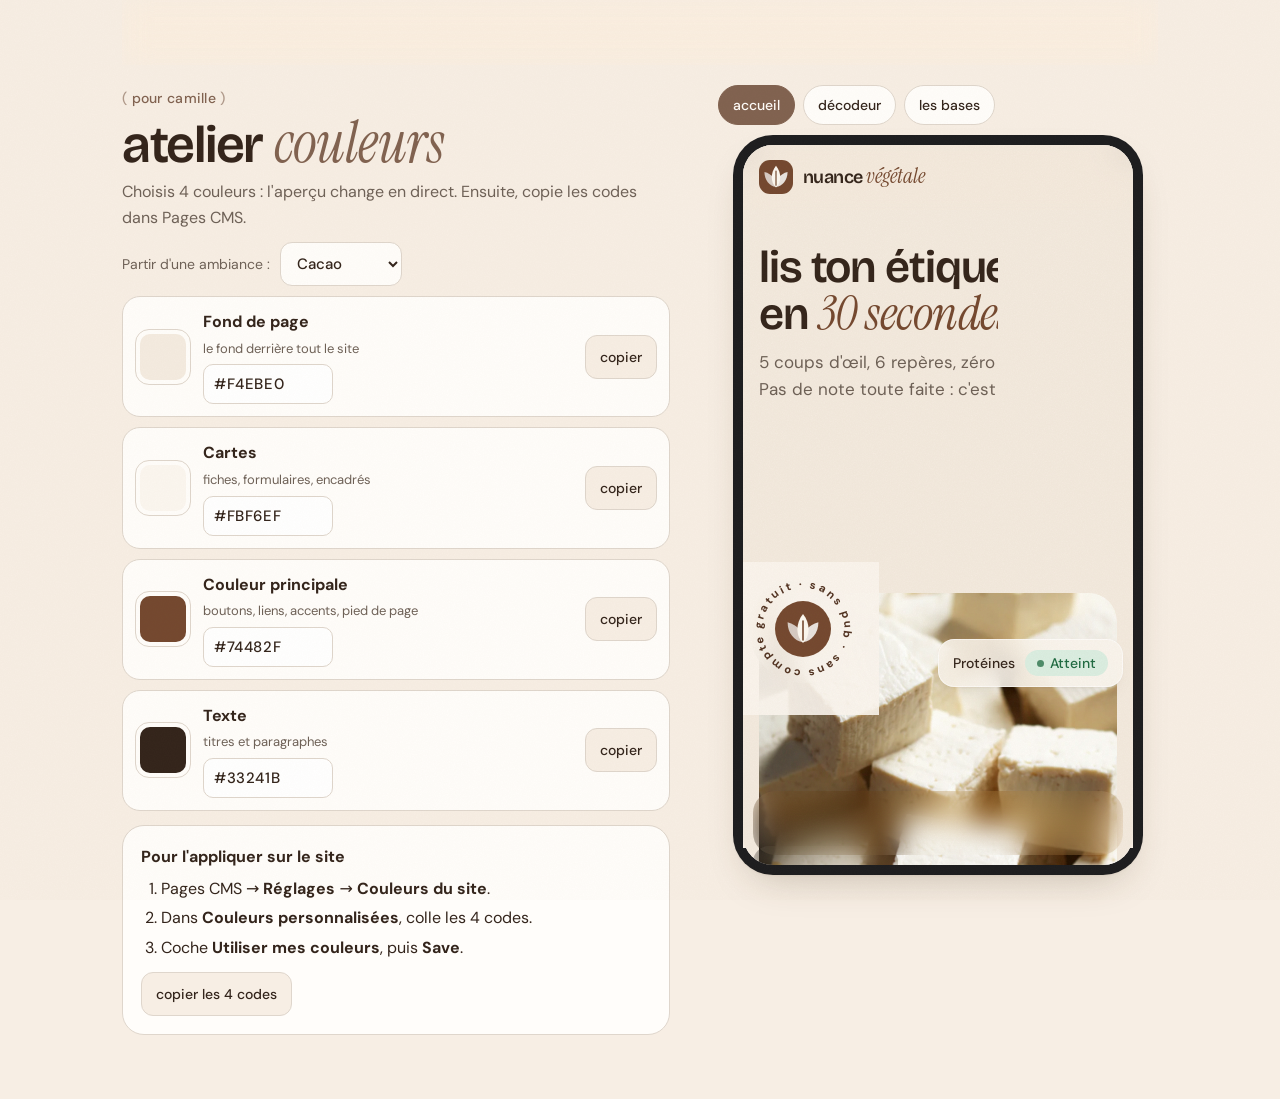
<file: atelier-couleurs.html>
<!doctype html>
<html lang="fr">
<head>
  <meta charset="utf-8">
  <meta name="viewport" content="width=device-width, initial-scale=1">
  <meta name="color-scheme" content="only light">
  <meta name="robots" content="noindex">
  <title>Atelier couleurs — Nuance végétale</title>
  <link rel="icon" href="images/logo.svg" type="image/svg+xml">
  <script src="js/theme.js?v=20261036"></script>
  <link rel="stylesheet" href="css/polices.css?v=20261036">
  <link rel="stylesheet" href="css/style.css?v=20261036">
  <style>
    .atelier { display: grid; gap: 24px; padding: 20px 0 40px; }
    .atelier h1 { font-size: clamp(34px, 9vw, 52px); margin: 0 0 6px; }
    .reglage {
      display: grid; grid-template-columns: 56px 1fr auto; align-items: center; gap: 12px;
      padding: 12px; margin-top: 10px; background: var(--carte); border: 1px solid var(--contour); border-radius: 18px;
    }
    .reglage input[type="color"] {
      width: 56px; height: 56px; padding: 0; border: 1px solid var(--contour); border-radius: 14px;
      background: none; cursor: pointer;
    }
    .reglage input[type="color"]::-webkit-color-swatch-wrapper { padding: 4px; }
    .reglage input[type="color"]::-webkit-color-swatch { border: 0; border-radius: 10px; }
    .reglage input[type="color"]::-moz-color-swatch { border: 0; border-radius: 10px; }
    .reglage label { font-weight: 700; display: block; }
    .reglage small { color: var(--texte-2); font-size: 13px; }
    .reglage input[type="text"] {
      width: 100%; max-width: 130px; min-height: 40px; margin-top: 4px; padding: 0 10px;
      font: 500 15px var(--police-texte); letter-spacing: .04em; text-transform: uppercase;
      border: 1px solid var(--contour); border-radius: 10px; background: #fff; color: var(--texte);
    }
    .copier {
      min-height: 44px; padding: 0 14px; border-radius: 12px; cursor: pointer;
      background: var(--fond); border: 1px solid var(--contour); color: var(--texte); font: 500 14px var(--police-texte);
    }
    .copier:hover { border-color: var(--principal); color: var(--principal); }
    .copier.ok { background: var(--vert-fond); color: var(--vert-texte); border-color: transparent; }
    .ambiance { display: flex; gap: 10px; align-items: center; flex-wrap: wrap; }
    .ambiance select {
      min-height: 44px; padding: 0 12px; border: 1px solid var(--contour); border-radius: 12px;
      background: var(--carte); font: 500 15px var(--police-texte); color: var(--texte);
    }
    .alertes:empty { display: none; }
    .alertes { margin-top: 12px; padding: 12px 14px; border-radius: 16px; background: var(--orange-fond); color: var(--orange-texte); font-size: 14px; }
    .alertes p { margin: 0 0 4px; }
    .alertes p:last-child { margin: 0; }
    .etapes { margin-top: 14px; }
    .etapes ol { margin: 6px 0 12px; padding-left: 20px; }
    .etapes li { margin-bottom: 4px; }
    .apercu-outils { display: flex; gap: 8px; flex-wrap: wrap; margin-bottom: 10px; }
    .apercu-outils button {
      min-height: 40px; padding: 0 14px; border-radius: 999px; cursor: pointer;
      background: var(--carte); border: 1px solid var(--contour); font: 500 14px var(--police-texte); color: var(--texte);
    }
    .apercu-outils button[aria-pressed="true"] { background: var(--principal); border-color: var(--principal); color: var(--carte); }
    .telephone {
      position: relative; width: 100%; max-width: 410px; margin: 0 auto; padding: 10px;
      border-radius: 40px; background: #1d1d1f; box-shadow: var(--ombre);
    }
    .ecran { position: relative; overflow: hidden; border-radius: 30px; height: 720px; background: #fff; }
    .ecran iframe { position: absolute; top: 0; left: 0; width: 390px; height: 100%; border: 0; transform-origin: top left; }
    @media (min-width: 1024px) {
      .atelier { grid-template-columns: 1fr 440px; align-items: start; gap: 48px; }
      .colonne-apercu { position: sticky; top: 24px; }
    }
  </style>
</head>
<body>
<div class="page">
  <header class="barre" style="position:static;background:none">
    <div class="barre-int" style="padding-inline:0">
      <a class="retour" href="index.html">
        <svg class="icone" viewBox="0 0 24 24" aria-hidden="true"><path d="m12 19-7-7 7-7"/><path d="M19 12H5"/></svg>
        site
      </a>
    </div>
  </header>

  <main class="atelier">
    <section>
      <span class="surtitre">pour camille</span>
      <h1>atelier <em class="serif">couleurs</em></h1>
      <p class="secondaire">Choisis 4 couleurs : l'aperçu change en direct. Ensuite, copie les codes dans Pages CMS.</p>

      <div class="ambiance">
        <label for="depart" class="petit secondaire">Partir d'une ambiance :</label>
        <select id="depart"></select>
      </div>

      <div id="reglages"></div>
      <div class="alertes" id="alertes" aria-live="polite"></div>

      <div class="carte etapes">
        <b>Pour l'appliquer sur le site</b>
        <ol>
          <li>Pages CMS → <b>Réglages</b> → <b>Couleurs du site</b>.</li>
          <li>Dans <b>Couleurs personnalisées</b>, colle les 4 codes.</li>
          <li>Coche <b>Utiliser mes couleurs</b>, puis <b>Save</b>.</li>
        </ol>
        <button type="button" class="copier" id="copier-tout">copier les 4 codes</button>
      </div>
    </section>

    <section class="colonne-apercu" aria-label="Aperçu du site">
      <div class="apercu-outils" role="group" aria-label="Page affichée dans l'aperçu">
        <button type="button" data-page="index.html" aria-pressed="true">accueil</button>
        <button type="button" data-page="decodeur.html" aria-pressed="false">décodeur</button>
        <button type="button" data-page="bases.html" aria-pressed="false">les bases</button>
      </div>
      <div class="telephone">
        <div class="ecran"><iframe id="apercu" title="Aperçu du site avec les couleurs choisies" src="index.html?atelier=1"></iframe></div>
      </div>
    </section>
  </main>
</div>

<script>
  (function () {
    const N = window.NuanceCouleurs;
    const AMBIANCES = [
      ['sauge', 'Sauge'], ['terracotta', 'Terracotta'], ['lavande', 'Lavande'], ['ocean', 'Océan'],
      ['olive', 'Olive'], ['cacao', 'Cacao'], ['framboise', 'Framboise']
    ];
    const COULEURS = [
      ['fond', 'Fond de page', 'le fond derrière tout le site', '--fond'],
      ['carte', 'Cartes', 'fiches, formulaires, encadrés', '--carte'],
      ['principal', 'Couleur principale', 'boutons, liens, accents, pied de page', '--principal'],
      ['texte', 'Texte', 'titres et paragraphes', '--texte']
    ];
    const etat = {};
    const $ = (id) => document.getElementById(id);

    // Valeurs de base d'une ambiance : lues dans la feuille de style
    function couleursAmbiance(nom) {
      const temoin = document.createElement('div');
      temoin.setAttribute('data-theme', nom);
      temoin.hidden = true;
      document.body.appendChild(temoin);
      const cs = getComputedStyle(temoin);
      const r = {};
      COULEURS.forEach(([cle, , , v]) => { r[cle] = cs.getPropertyValue(v).trim().toUpperCase(); });
      temoin.remove();
      return r;
    }

    // Formulaire
    $('depart').innerHTML = AMBIANCES.map(([n, l]) => '<option value="' + n + '">' + l + '</option>').join('');
    $('reglages').innerHTML = COULEURS.map(([cle, titre, aide]) =>
      '<div class="reglage">' +
      '<input type="color" id="pick-' + cle + '" aria-label="' + titre + '">' +
      '<div><label for="hex-' + cle + '">' + titre + '</label><small>' + aide + '</small><br>' +
      '<input type="text" id="hex-' + cle + '" maxlength="7" spellcheck="false" autocomplete="off"></div>' +
      '<button type="button" class="copier" data-copier="' + cle + '">copier</button></div>').join('');

    function afficher() {
      COULEURS.forEach(([cle]) => { $('pick-' + cle).value = etat[cle].toLowerCase(); $('hex-' + cle).value = etat[cle]; });
      appliquerApercu();
      const alertes = N.verifier(etat.fond, etat.carte, etat.principal, etat.texte);
      $('alertes').innerHTML = alertes.map((a) => '<p>' + a + '</p>').join('');
    }

    function appliquerApercu() {
      const doc = $('apercu').contentDocument;
      if (!doc || !doc.documentElement || !etat.fond) return; // couleurs pas encore chargées
      const p = N.paletteDepuis(etat.fond, etat.carte, etat.principal, etat.texte);
      doc.documentElement.setAttribute('data-theme', 'sauge');
      Object.keys(p).forEach((v) => doc.documentElement.style.setProperty(v, p[v]));
    }

    function charger(valeurs) { Object.assign(etat, valeurs); afficher(); }

    COULEURS.forEach(([cle]) => {
      $('pick-' + cle).addEventListener('input', (e) => { etat[cle] = e.target.value.toUpperCase(); afficher(); });
      $('hex-' + cle).addEventListener('input', (e) => {
        let v = e.target.value.trim();
        if (v && v[0] !== '#') v = '#' + v;
        if (N.hexValide(v)) { etat[cle] = v.toUpperCase(); $('pick-' + cle).value = v.toLowerCase(); appliquerApercu(); $('alertes').innerHTML = N.verifier(etat.fond, etat.carte, etat.principal, etat.texte).map((a) => '<p>' + a + '</p>').join(''); }
      });
    });
    $('depart').addEventListener('change', (e) => charger(couleursAmbiance(e.target.value)));

    // Copier
    function copier(texte, bouton) {
      const fini = () => { const ancien = bouton.textContent; bouton.textContent = 'copié'; bouton.classList.add('ok'); setTimeout(() => { bouton.textContent = ancien; bouton.classList.remove('ok'); }, 1500); };
      if (navigator.clipboard) navigator.clipboard.writeText(texte).then(fini, () => prompt('Copie ce texte :', texte));
      else prompt('Copie ce texte :', texte);
    }
    document.addEventListener('click', (e) => {
      const b = e.target.closest('[data-copier]');
      if (b) copier(etat[b.dataset.copier], b);
    });
    $('copier-tout').addEventListener('click', (e) => copier(COULEURS.map(([cle, titre]) => titre + ' : ' + etat[cle]).join('\n'), e.target));

    // Aperçu : choix de la page, mise à l'échelle du téléphone
    const iframe = $('apercu');
    iframe.addEventListener('load', appliquerApercu);
    document.querySelectorAll('.apercu-outils button').forEach((b, _, tous) => b.addEventListener('click', () => {
      tous.forEach((x) => x.setAttribute('aria-pressed', String(x === b)));
      iframe.src = b.dataset.page + '?atelier=1';
    }));
    function echelle() {
      const largeur = iframe.parentElement.clientWidth;
      const k = Math.min(1, largeur / 390);
      iframe.style.transform = 'scale(' + k + ')';
      iframe.style.height = (720 / k) + 'px';
    }
    window.addEventListener('resize', echelle);
    echelle();

    // Départ : les couleurs actuellement réglées dans Pages CMS
    fetch('donnees/theme.json', { cache: 'no-cache' }).then((r) => r.json()).then((t) => {
      const p = t.personnalise;
      if (p && p.actif && ['fond', 'carte', 'principal', 'texte'].every((k) => N.hexValide(p[k]))) {
        charger({ fond: p.fond.toUpperCase(), carte: p.carte.toUpperCase(), principal: p.principal.toUpperCase(), texte: p.texte.toUpperCase() });
      } else {
        const nom = AMBIANCES.some(([n]) => n === t.theme) ? t.theme : 'sauge';
        $('depart').value = nom;
        charger(couleursAmbiance(nom));
      }
    }).catch(() => charger(couleursAmbiance('sauge')));
  })();
</script>
</body>
</html>
</file>
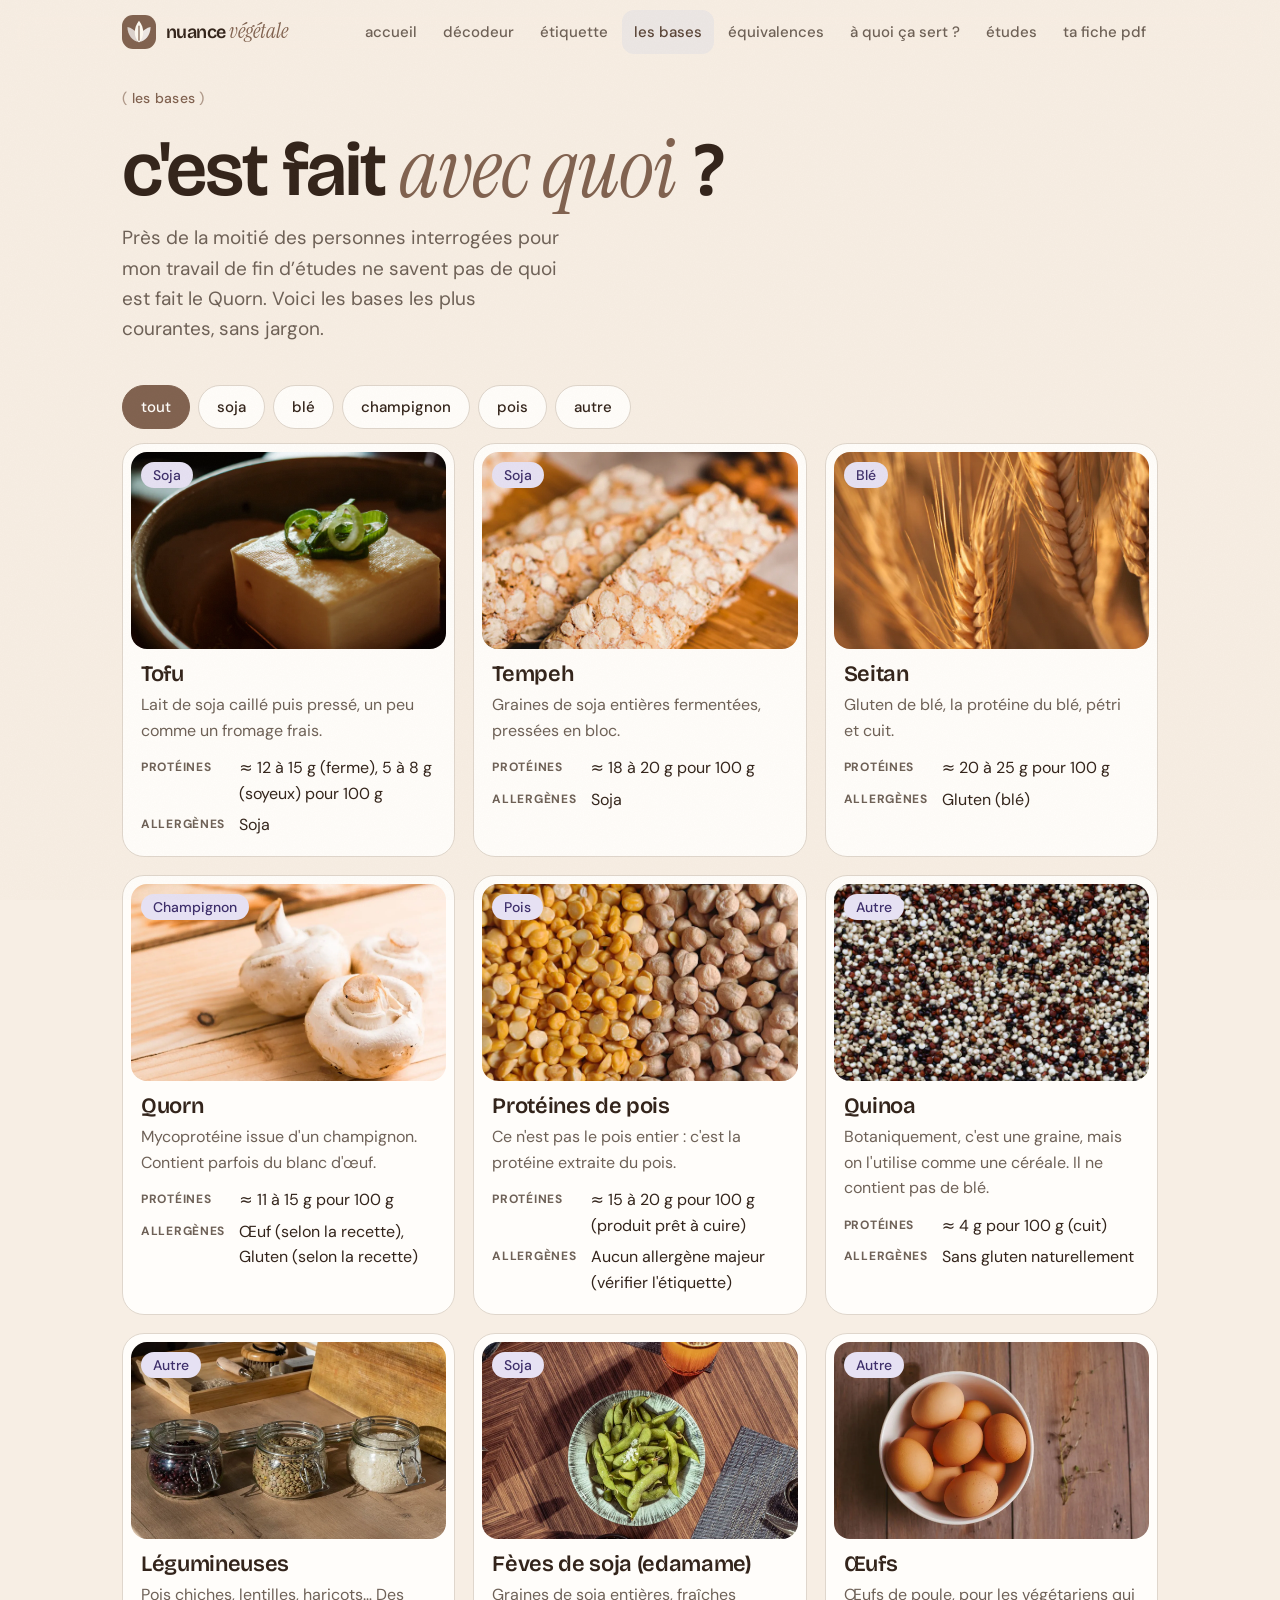
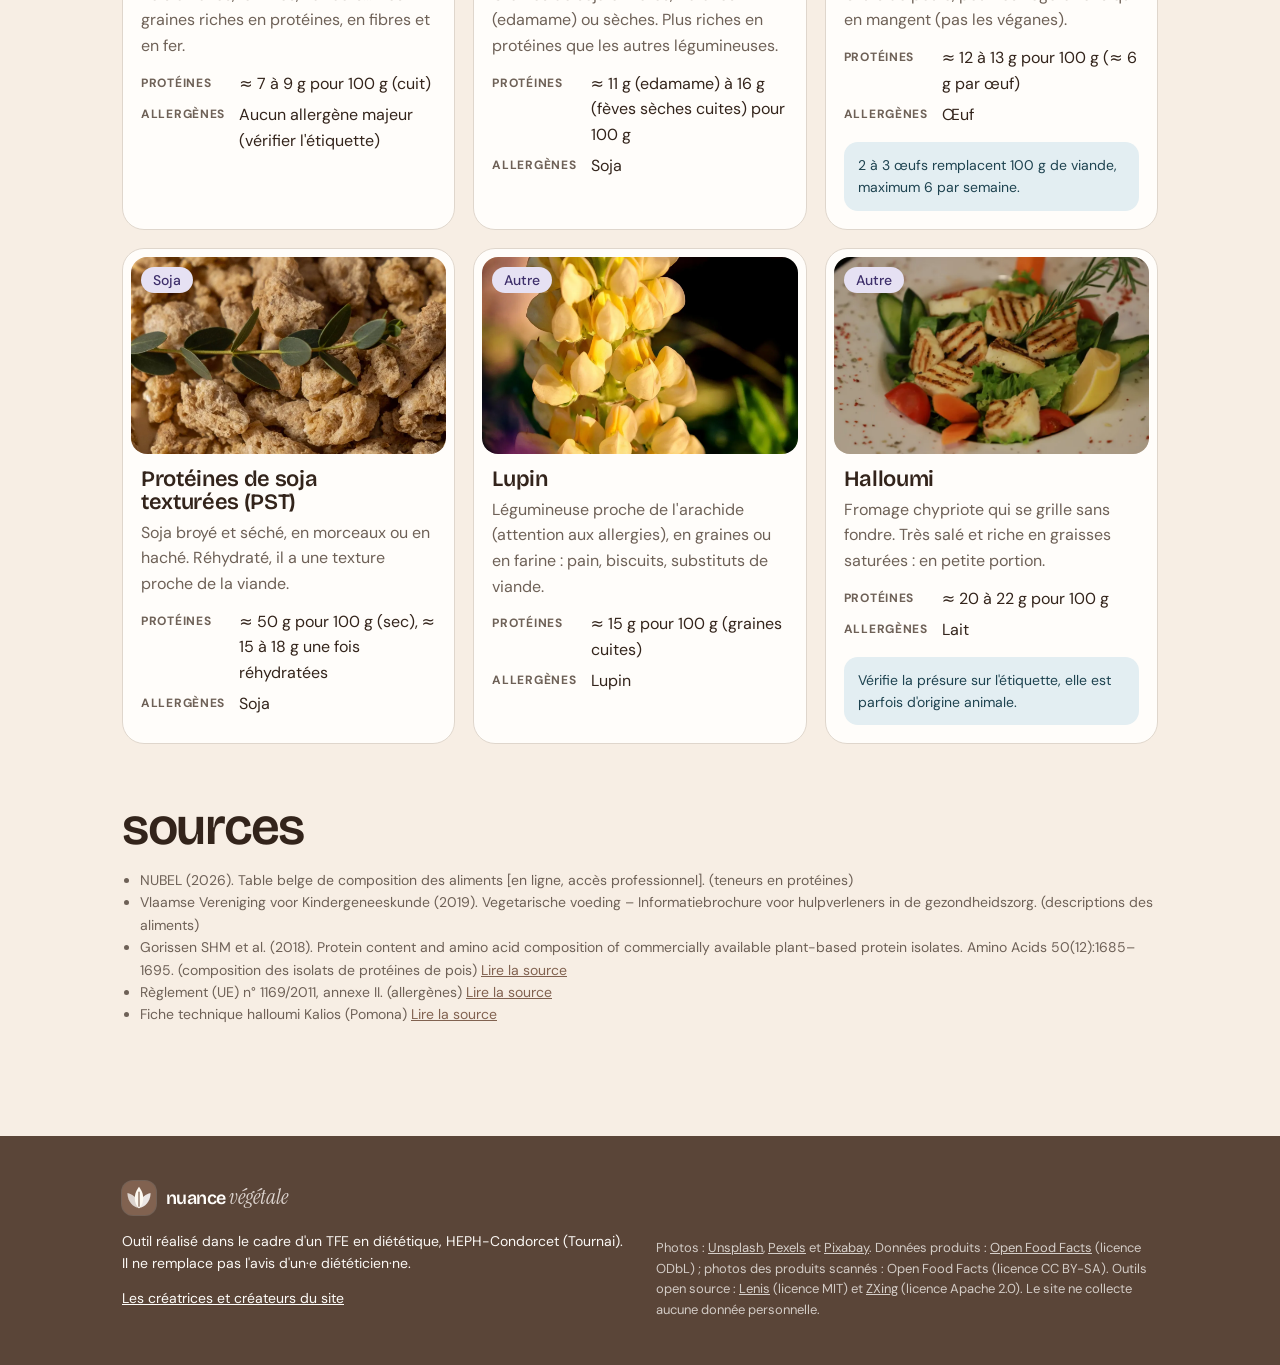
<file: bases.html>
<!doctype html>
<html lang="fr">
<head>
  <meta charset="utf-8">
  <meta name="viewport" content="width=device-width, initial-scale=1">
  <title>C'est fait avec quoi ? — Nuance végétale</title>
  <meta name="description" content="Tofu, tempeh, seitan, Quorn, pois, quinoa : de quoi sont faites les alternatives végétales, leurs protéines et leurs allergènes.">
  <meta name="theme-color" content="#F6EFE3">
  <meta name="color-scheme" content="only light">
  <link rel="icon" href="images/logo.svg" type="image/svg+xml">
  <script>document.documentElement.classList.add('js');setTimeout(function(){if(!document.querySelector('.titre-anime'))document.documentElement.classList.remove('js')},3000)</script>
  <script src="js/theme.js?v=20261036"></script>
  <link rel="stylesheet" href="css/polices.css?v=20261036">
  <link rel="stylesheet" href="css/style.css?v=20261036">
</head>
<body class="page-secondaire">

<header class="barre">
  <div class="barre-int">
    <a class="retour" href="index.html">
      <svg class="icone" viewBox="0 0 24 24" aria-hidden="true"><path d="m12 19-7-7 7-7"/><path d="M19 12H5"/></svg>
      Accueil
    </a>
    <a class="marque" href="index.html">
      <span class="logo"><svg class="logo-feuilles" viewBox="0 0 40 40" aria-hidden="true"><g transform="rotate(-38 20 33)"><path d="M20 33C13.5 27.5 13.5 16 20 8c6.5 8 6.5 19.5 0 25Z" fill="#9CC5A8"/></g><g transform="rotate(38 20 33)"><path d="M20 33C13.5 27.5 13.5 16 20 8c6.5 8 6.5 19.5 0 25Z" fill="#CFE3D3"/></g><path d="M20 34C12.5 27.5 12.5 14 20 5c7.5 9 7.5 22.5 0 29Z" fill="#FDF9F1"/><path d="M20 31V12" stroke="#2F6B4F" stroke-width="1.6" stroke-linecap="round"/></svg></span>
      <span class="nom-marque">nuance <em>végétale</em></span>
    </a>
    <nav class="nav" aria-label="Navigation principale">
      <a href="index.html">Accueil</a>
      <a href="decodeur.html">Décodeur</a>
      <a href="etiquette.html">Étiquette</a>
      <a href="bases.html" aria-current="page">Les bases</a>
      <a href="equivalences.html">Équivalences</a>
      <a href="a-quoi-ca-sert.html">À quoi ça sert ?</a>
      <a href="etudes.html">Études</a>
      <a href="ta-fiche-pdf.html">Ta fiche PDF</a>
    </nav>
  </div>
</header>

<div class="page">
  <main>
    <section class="accroche" style="max-width:720px">
      <span class="surtitre" data-texte="s0.e1">les bases</span>
      <h1 data-texte="s1.e1">c'est fait <em class="serif">avec quoi</em> ?</h1>
      <p class="intro" data-texte="s1.e2">La moitié des répondants ne sait pas de quoi est fait le Quorn. Voici les bases les plus courantes, sans jargon.</p>
    </section>

    <div class="filtres revele" role="group" aria-label="Filtrer par base">
      <button type="button" data-filtre="Tout" aria-pressed="true">Tout</button>
      <button type="button" data-filtre="Soja" aria-pressed="false">Soja</button>
      <button type="button" data-filtre="Blé" aria-pressed="false">Blé</button>
      <button type="button" data-filtre="Champignon" aria-pressed="false">Champignon</button>
      <button type="button" data-filtre="Pois" aria-pressed="false">Pois</button>
      <button type="button" data-filtre="Autre" aria-pressed="false">Autre</button>
    </div>

    <p class="sr-only" id="compte" aria-live="polite"></p>
    <div id="fiches" class="grille-fiches"><p class="secondaire">Chargement…</p></div>

    <section class="sources-page" aria-labelledby="titre-sources" id="bloc-sources" hidden>
      <h2 id="titre-sources" class="titre-sources" data-texte="s2.e1">sources</h2>
      <ul class="sources" id="sources-bases"></ul>
    </section>
  </main>
</div>

<footer class="pied">
  <div class="pied-int">
    <div>
      <a class="marque" href="index.html">
        <span class="logo"><svg class="logo-feuilles" viewBox="0 0 40 40" aria-hidden="true"><g transform="rotate(-38 20 33)"><path d="M20 33C13.5 27.5 13.5 16 20 8c6.5 8 6.5 19.5 0 25Z" fill="#9CC5A8"/></g><g transform="rotate(38 20 33)"><path d="M20 33C13.5 27.5 13.5 16 20 8c6.5 8 6.5 19.5 0 25Z" fill="#CFE3D3"/></g><path d="M20 34C12.5 27.5 12.5 14 20 5c7.5 9 7.5 22.5 0 29Z" fill="#FDF9F1"/><path d="M20 31V12" stroke="#2F6B4F" stroke-width="1.6" stroke-linecap="round"/></svg></span>
      <span class="nom-marque">nuance <em>végétale</em></span>
      </a>
      <p data-texte="commun:pied.e1">Outil réalisé dans le cadre d'un TFE en diététique, HEPH-Condorcet (Tournai). Il ne remplace pas l'avis d'un·e diététicien·ne.</p>
      <p data-texte="commun:pied.e2"><a href="createurs.html">Les créatrices et créateurs du site</a></p>
    </div>
    <p class="credits" data-texte="commun:pied.e3">Photos : <a href="https://unsplash.com">Unsplash</a>, <a href="https://www.pexels.com">Pexels</a> et <a href="https://pixabay.com">Pixabay</a>. Données produits : <a href="https://world.openfoodfacts.org">Open Food Facts</a> (licence ODbL). Aucune donnée personnelle n'est collectée.</p>
  </div>
</footer>

<script src="js/commun.js?v=20261036"></script>
<script src="js/textes.js?v=20261036"></script>
<script src="js/menu.js?v=20261036"></script>
<script src="js/vendor/lenis.min.js?v=20261036"></script>
<script src="js/animations.js?v=20261036"></script>
<script>
  (async function () {
    const zone = document.getElementById('fiches');
    let bases;
    try {
      const d = await chargerDonnees('donnees/bases.json');
      bases = Array.isArray(d) ? d : d.fiches || [];
      // Sources communes à toutes les fiches, en bas de page
      const sources = (d.sources || []).filter((x) => x && x.texte);
      document.getElementById('sources-bases').innerHTML = sources.map((x) =>
        '<li>' + echapper(x.texte) + (x.url ? ' <a href="' + echapper(x.url) + '" target="_blank" rel="noopener">Lire la source</a>' : '') + '</li>').join('');
      document.getElementById('bloc-sources').hidden = !sources.length;
    } catch (e) {
      zone.innerHTML = '<p class="message-erreur">Les fiches n\'ont pas pu être chargées. Recharge la page.</p>';
      return;
    }

    function afficher(filtre) {
      const liste = bases.filter((b) => filtre === 'Tout' || b.base === filtre);
      zone.innerHTML = liste.map((b, i) => `
        <article class="carte fiche-base" style="--i:${i}">
          ${b.image ? `<div class="photo"><img src="${echapper(b.image)}" alt="${echapper(b.image_description || '')}" loading="lazy" width="800" height="560"><span class="pastille lilas sans-point">${echapper(b.base)}</span></div>` : ''}
          <div class="texte">
            <h3>${echapper(b.nom)}</h3>
            <p style="margin:0" class="secondaire">${echapper(b.description)}</p>
            <dl>
              <dt>Protéines</dt><dd>${echapper(b.proteines)}</dd>
              <dt>Allergènes</dt><dd>${(b.allergenes || []).map(echapper).join(', ')}</dd>
            </dl>
            ${b.enquete ? `<div class="encart bleu enquete-note">${echapper(b.enquete)}</div>` : ''}
          </div>
        </article>`).join('') || '<p class="secondaire">Aucune fiche pour cette base.</p>';
      document.getElementById('compte').textContent = liste.length + ' fiche' + (liste.length > 1 ? 's' : '') + ' affichée' + (liste.length > 1 ? 's' : '');
    }

    document.querySelectorAll('.filtres button').forEach((bouton, _, tous) => {
      bouton.addEventListener('click', () => {
        tous.forEach((b) => b.setAttribute('aria-pressed', String(b === bouton)));
        afficher(bouton.dataset.filtre);
      });
    });

    afficher('Tout');
  })();
</script>
</body>
</html>
</file>
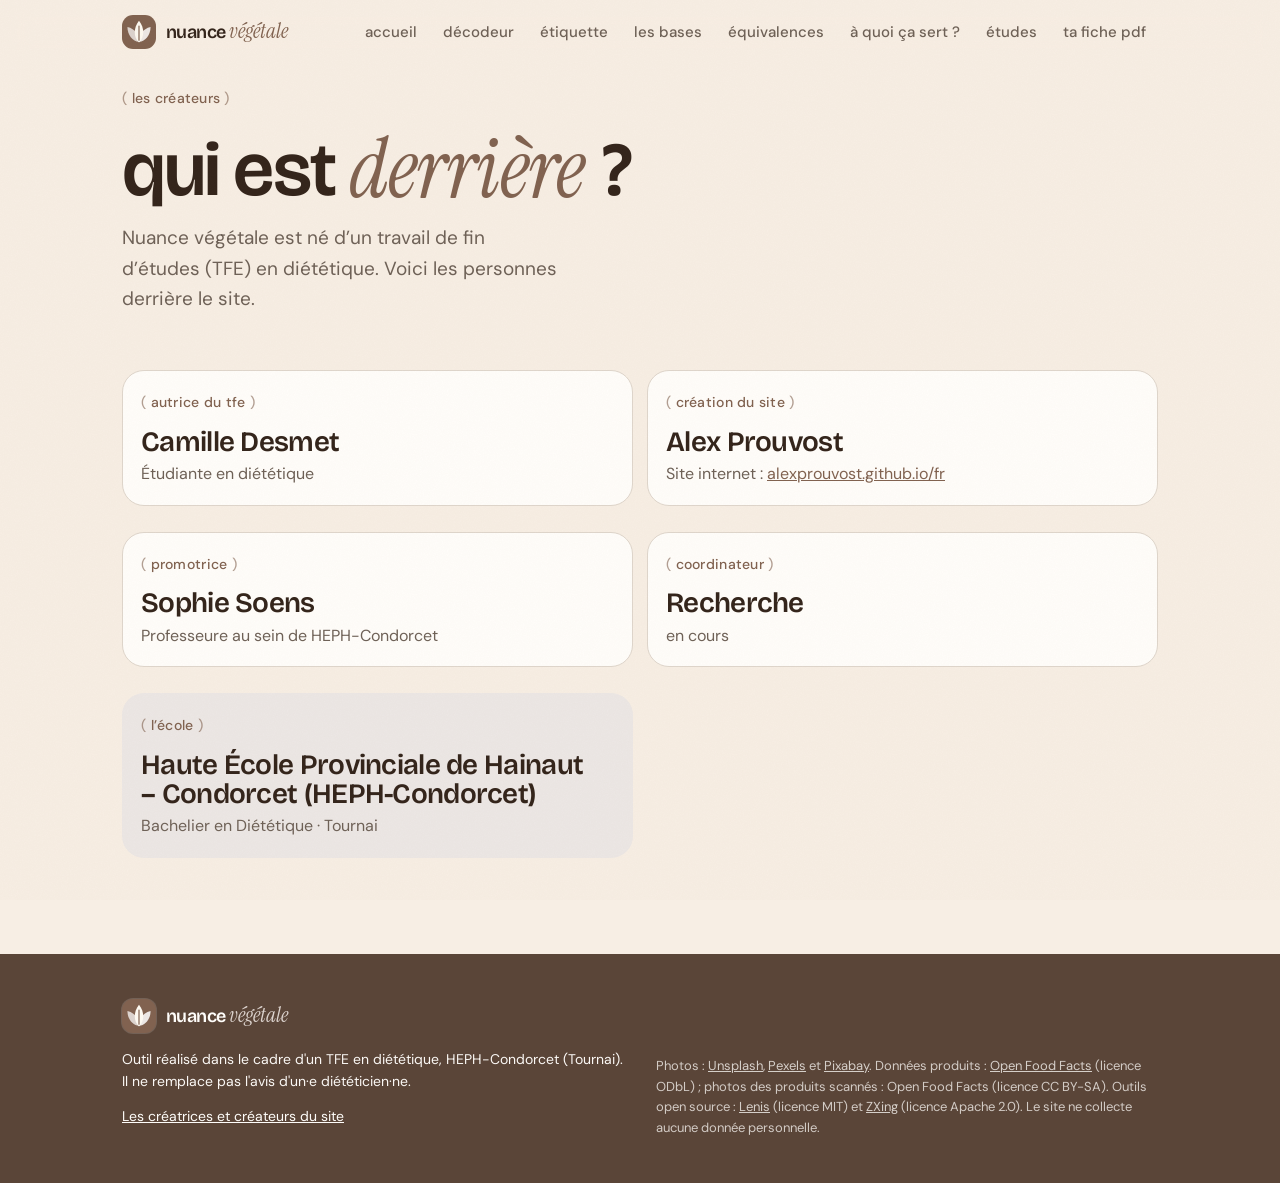
<file: createurs.html>
<!doctype html>
<html lang="fr">
<head>
  <meta charset="utf-8">
  <meta name="viewport" content="width=device-width, initial-scale=1">
  <title>Les créateurs — Nuance végétale</title>
  <meta name="description" content="Qui a créé Nuance végétale : l'autrice du TFE, la création du site, les professeur·es et l'école.">
  <meta name="theme-color" content="#F6EFE3">
  <meta name="color-scheme" content="only light">
  <link rel="icon" href="images/logo.svg" type="image/svg+xml">
  <script>document.documentElement.classList.add('js');setTimeout(function(){if(!document.querySelector('.titre-anime'))document.documentElement.classList.remove('js')},3000)</script>
  <script src="js/theme.js?v=20261036"></script>
  <link rel="stylesheet" href="css/polices.css?v=20261036">
  <link rel="stylesheet" href="css/style.css?v=20261036">
</head>
<body class="page-secondaire">

<header class="barre">
  <div class="barre-int">
    <a class="retour" href="index.html">
      <svg class="icone" viewBox="0 0 24 24" aria-hidden="true"><path d="m12 19-7-7 7-7"/><path d="M19 12H5"/></svg>
      Accueil
    </a>
    <a class="marque" href="index.html">
      <span class="logo"><svg class="logo-feuilles" viewBox="0 0 40 40" aria-hidden="true"><g transform="rotate(-38 20 33)"><path d="M20 33C13.5 27.5 13.5 16 20 8c6.5 8 6.5 19.5 0 25Z" fill="#9CC5A8"/></g><g transform="rotate(38 20 33)"><path d="M20 33C13.5 27.5 13.5 16 20 8c6.5 8 6.5 19.5 0 25Z" fill="#CFE3D3"/></g><path d="M20 34C12.5 27.5 12.5 14 20 5c7.5 9 7.5 22.5 0 29Z" fill="#FDF9F1"/><path d="M20 31V12" stroke="#2F6B4F" stroke-width="1.6" stroke-linecap="round"/></svg></span>
      <span class="nom-marque">nuance <em>végétale</em></span>
    </a>
    <nav class="nav" aria-label="Navigation principale">
      <a href="index.html">Accueil</a>
      <a href="decodeur.html">Décodeur</a>
      <a href="etiquette.html">Étiquette</a>
      <a href="bases.html">Les bases</a>
      <a href="equivalences.html">Équivalences</a>
      <a href="a-quoi-ca-sert.html">À quoi ça sert ?</a>
      <a href="etudes.html">Études</a>
      <a href="ta-fiche-pdf.html">Ta fiche PDF</a>
    </nav>
  </div>
</header>

<div class="page">
  <main>
    <section class="accroche" style="max-width:720px">
      <span class="surtitre" data-texte="s0.e1">les créateurs</span>
      <h1 data-texte="s1.e1">qui est <em class="serif">derrière</em> ?</h1>
      <p class="intro" id="createurs-intro"></p>
    </section>
    <div id="createurs" class="grille-createurs"><p class="secondaire">Chargement…</p></div>
  </main>
</div>

<footer class="pied">
  <div class="pied-int">
    <div>
      <a class="marque" href="index.html">
        <span class="logo"><svg class="logo-feuilles" viewBox="0 0 40 40" aria-hidden="true"><g transform="rotate(-38 20 33)"><path d="M20 33C13.5 27.5 13.5 16 20 8c6.5 8 6.5 19.5 0 25Z" fill="#9CC5A8"/></g><g transform="rotate(38 20 33)"><path d="M20 33C13.5 27.5 13.5 16 20 8c6.5 8 6.5 19.5 0 25Z" fill="#CFE3D3"/></g><path d="M20 34C12.5 27.5 12.5 14 20 5c7.5 9 7.5 22.5 0 29Z" fill="#FDF9F1"/><path d="M20 31V12" stroke="#2F6B4F" stroke-width="1.6" stroke-linecap="round"/></svg></span>
      <span class="nom-marque">nuance <em>végétale</em></span>
      </a>
      <p data-texte="commun:pied.e1">Outil réalisé dans le cadre d'un TFE en diététique, HEPH-Condorcet (Tournai). Il ne remplace pas l'avis d'un·e diététicien·ne.</p>
      <p data-texte="commun:pied.e2"><a href="createurs.html">Les créatrices et créateurs du site</a></p>
    </div>
    <p class="credits" data-texte="commun:pied.e3">Photos : <a href="https://unsplash.com">Unsplash</a>, <a href="https://www.pexels.com">Pexels</a> et <a href="https://pixabay.com">Pixabay</a>. Données produits : <a href="https://world.openfoodfacts.org">Open Food Facts</a> (licence ODbL). Aucune donnée personnelle n'est collectée.</p>
  </div>
</footer>

<script src="js/commun.js?v=20261036"></script>
<script src="js/textes.js?v=20261036"></script>
<script src="js/menu.js?v=20261036"></script>
<script src="js/vendor/lenis.min.js?v=20261036"></script>
<script src="js/animations.js?v=20261036"></script>
<script>
  /* Contenu : donnees/createurs.json (Pages CMS → « Créateurs ») */
  (async function () {
    const zone = document.getElementById('createurs');
    let D;
    try { D = await chargerDonnees('donnees/createurs.json'); } catch (e) {
      zone.innerHTML = '<p class="message-erreur">Cette page n’a pas pu être chargée. Recharge la page.</p>';
      return;
    }
    document.getElementById('createurs-intro').textContent = D.intro || '';
    // Un nom pas encore connu (« ?? », « [à compléter] ») n'est pas affiché
    const rempli = (t) => t && !/^[\s?.\-–]*$/.test(t) && !/^\[.*\]$/.test(t.trim());
    const personnes = (D.personnes || []).filter((p) => p && rempli(p.nom));
    // Les adresses web deviennent des liens
    const avecLiens = (t) => echapper(t).replace(/https?:\/\/[^\s<]+/g, (u) => '<a href="' + u + '" target="_blank" rel="noopener">' + u.replace(/^https?:\/\//, '').replace(/\/$/, '') + '</a>');
    const E = D.ecole || {};
    zone.innerHTML = personnes.map((p, i) =>
      '<article class="carte carte-createur revele" style="--i:' + i + '">' +
      '<span class="surtitre">' + echapper(p.role || '') + '</span>' +
      '<h2>' + echapper(p.nom) + '</h2>' +
      (rempli(p.detail) ? '<p class="secondaire">' + avecLiens(p.detail.trim()) + '</p>' : '') + '</article>').join('') +
      (E.nom ? '<article class="carte carte-createur carte-ecole revele" style="--i:' + personnes.length + '">' +
        '<span class="surtitre">l’école</span><h2>' + echapper(E.nom) + '</h2>' +
        '<p class="secondaire">' + [E.formation, E.lieu].filter(Boolean).map(echapper).join(' · ') + '</p></article>' : '') +
      (D.autres ? '<div class="carte carte-createur revele">' + texteRiche(D.autres) + '</div>' : '');
    animerPage(zone);
  })();
</script>
</body>
</html>
</file>
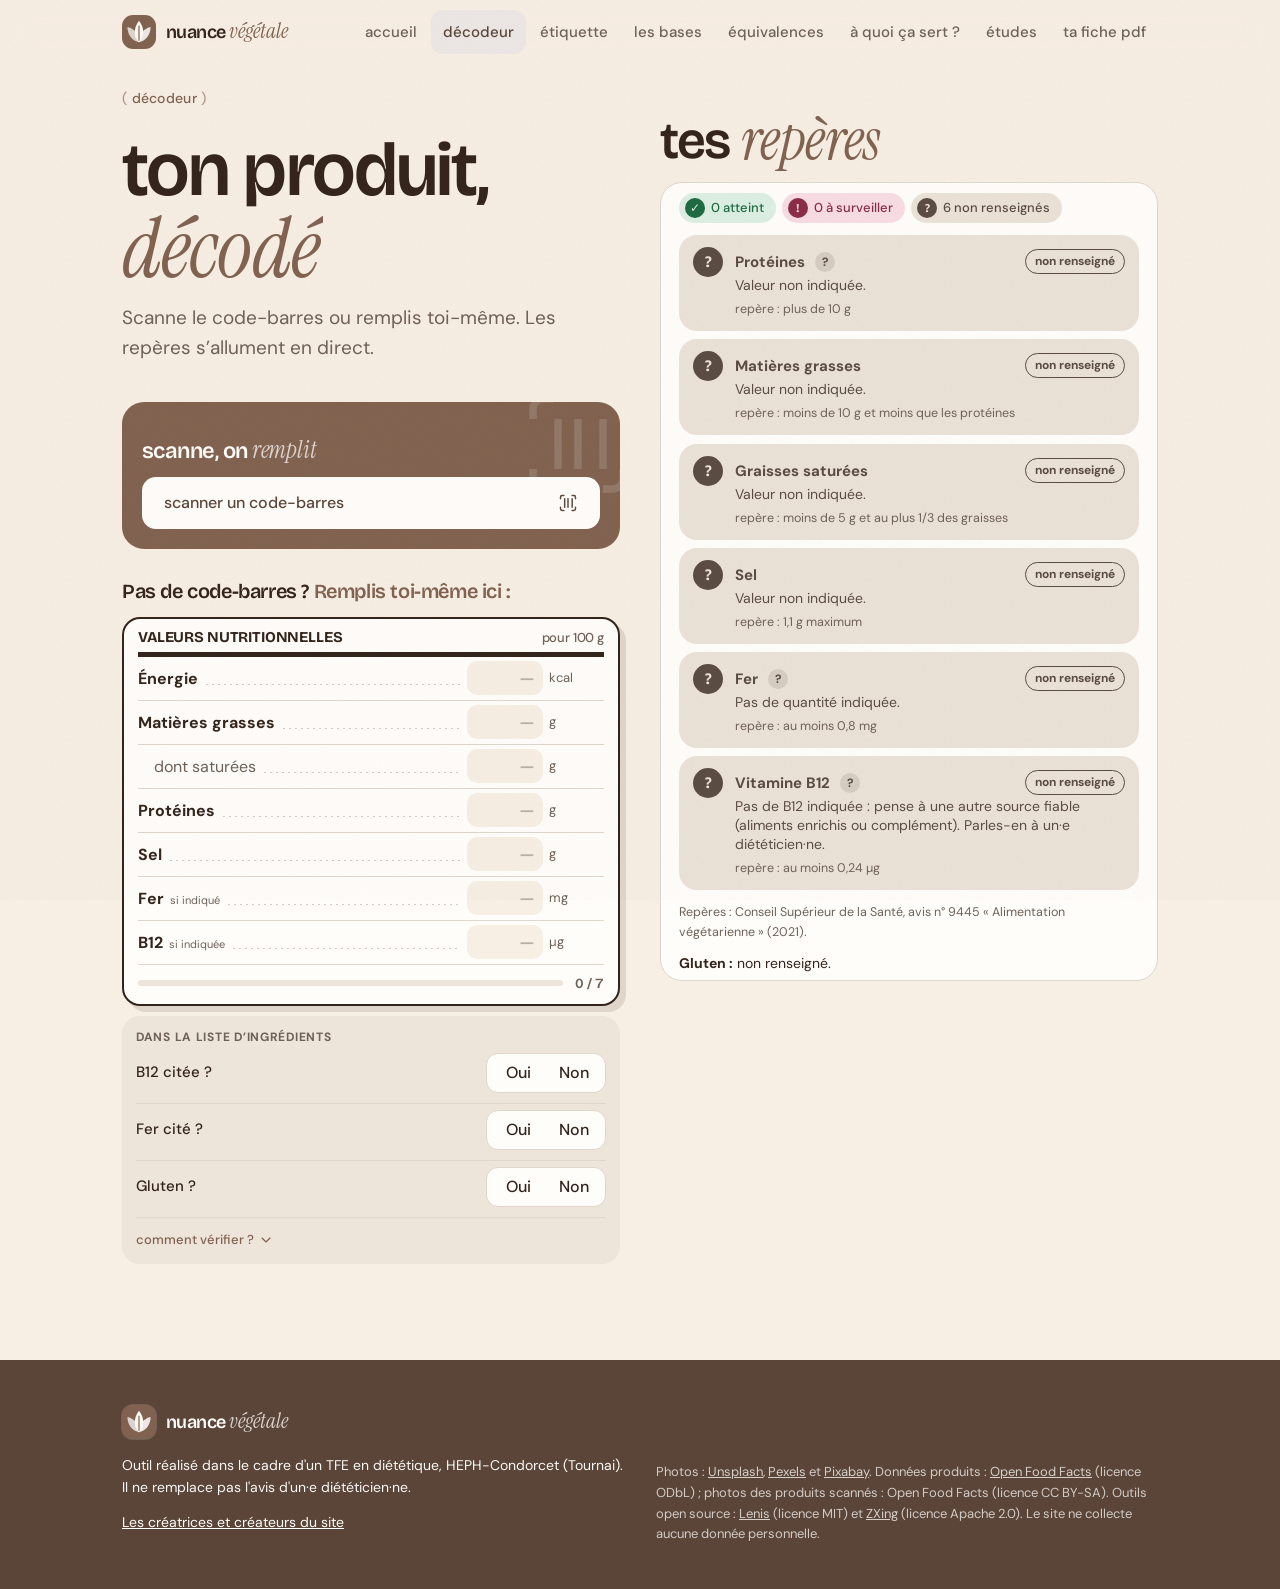
<file: decodeur.html>
<!doctype html>
<html lang="fr">
<head>
  <meta charset="utf-8">
  <meta name="viewport" content="width=device-width, initial-scale=1">
  <title>Décodeur — Nuance végétale</title>
  <meta name="description" content="Scanne un produit ou entre les valeurs de l'étiquette : 6 repères du Conseil Supérieur de la Santé (protéines, graisses, saturées, sel, fer, B12).">
  <meta name="theme-color" content="#F6EFE3">
  <meta name="color-scheme" content="only light">
  <link rel="icon" href="images/logo.svg" type="image/svg+xml">
  <script>document.documentElement.classList.add('js');setTimeout(function(){if(!document.querySelector('.titre-anime'))document.documentElement.classList.remove('js')},3000)</script>
  <script src="js/theme.js?v=20261036"></script>
  <link rel="stylesheet" href="css/polices.css?v=20261036">
  <link rel="stylesheet" href="css/style.css?v=20261036">
</head>
<body class="page-secondaire">

<header class="barre">
  <div class="barre-int">
    <a class="retour" href="index.html">
      <svg class="icone" viewBox="0 0 24 24" aria-hidden="true"><path d="m12 19-7-7 7-7"/><path d="M19 12H5"/></svg>
      Accueil
    </a>
    <a class="marque" href="index.html">
      <span class="logo"><svg class="logo-feuilles" viewBox="0 0 40 40" aria-hidden="true"><g transform="rotate(-38 20 33)"><path d="M20 33C13.5 27.5 13.5 16 20 8c6.5 8 6.5 19.5 0 25Z" fill="#9CC5A8"/></g><g transform="rotate(38 20 33)"><path d="M20 33C13.5 27.5 13.5 16 20 8c6.5 8 6.5 19.5 0 25Z" fill="#CFE3D3"/></g><path d="M20 34C12.5 27.5 12.5 14 20 5c7.5 9 7.5 22.5 0 29Z" fill="#FDF9F1"/><path d="M20 31V12" stroke="#2F6B4F" stroke-width="1.6" stroke-linecap="round"/></svg></span>
      <span class="nom-marque">nuance <em>végétale</em></span>
    </a>
    <nav class="nav" aria-label="Navigation principale">
      <a href="index.html">Accueil</a>
      <a href="decodeur.html" aria-current="page">Décodeur</a>
      <a href="etiquette.html">Étiquette</a>
      <a href="bases.html">Les bases</a>
      <a href="equivalences.html">Équivalences</a>
      <a href="a-quoi-ca-sert.html">À quoi ça sert ?</a>
      <a href="etudes.html">Études</a>
      <a href="ta-fiche-pdf.html">Ta fiche PDF</a>
    </nav>
  </div>
</header>

<div class="page">
  <main>
    <div class="decodeur-grille">
      <div>
        <section class="accroche">
          <span class="surtitre" data-texte="s0.e1">décodeur</span>
          <h1 data-texte="s1.e1">ton produit, <em class="serif">décodé</em></h1>
          <p class="intro" data-texte="s1.e2">Scanne le code-barres ou remplis toi-même. Les repères s’allument en direct.</p>
        </section>

        <div class="mode-saisie" role="group" aria-label="Comment décoder ton produit">
          <button type="button" data-mode="scan" aria-pressed="true"><svg class="icone" viewBox="0 0 24 24" aria-hidden="true"><path d="M3 7V5a2 2 0 0 1 2-2h2"/><path d="M17 3h2a2 2 0 0 1 2 2v2"/><path d="M21 17v2a2 2 0 0 1-2 2h-2"/><path d="M7 21H5a2 2 0 0 1-2-2v-2"/><path d="M8 7v10"/><path d="M12 7v10"/><path d="M17 7v10"/></svg>scanner</button>
          <button type="button" data-mode="main" aria-pressed="false"><svg class="icone" viewBox="0 0 24 24" aria-hidden="true"><path d="M12 20h9"/><path d="M16.4 3.6a2.1 2.1 0 0 1 3 3L7 19l-4 1 1-4Z"/></svg>à la main</button>
        </div>

        <div class="scan-carte revele">
          <svg class="motif" viewBox="0 0 24 24" aria-hidden="true" fill="none" stroke="currentColor" stroke-width="1.5"><path d="M3 7V5a2 2 0 0 1 2-2h2"/><path d="M17 3h2a2 2 0 0 1 2 2v2"/><path d="M21 17v2a2 2 0 0 1-2 2h-2"/><path d="M7 21H5a2 2 0 0 1-2-2v-2"/><path d="M8 7v10"/><path d="M12 7v10"/><path d="M17 7v10"/></svg>
          <h2 data-texte="s2.e1">scanne, on <em class="serif">remplit</em></h2>
          <button type="button" class="bouton large entre" id="ouvrir-scanner">
            Scanner un code-barres
            <svg class="icone" viewBox="0 0 24 24" aria-hidden="true"><path d="M3 7V5a2 2 0 0 1 2-2h2"/><path d="M17 3h2a2 2 0 0 1 2 2v2"/><path d="M21 17v2a2 2 0 0 1-2 2h-2"/><path d="M7 21H5a2 2 0 0 1-2-2v-2"/><path d="M8 7v10"/><path d="M12 7v10"/><path d="M17 7v10"/></svg>
          </button>
        </div>
        <div class="scan-statut" id="scan-statut" aria-live="polite"></div>
        <div class="historique" id="historique"></div>

        <form id="decodeur" class="formulaire-etiquette revele" autocomplete="off" onsubmit="return false" aria-describedby="explication-formulaire">
          <p class="titre-formulaire" id="explication-formulaire">Pas de code-barres ? <span>Remplis toi-même ici :</span></p>

          <div class="etiquette-saisie">
            <div class="es-tete"><span>Valeurs nutritionnelles</span><span>pour 100 g</span></div>
            <label class="ligne-saisie" for="kcal">
              <span class="ls-nom">Énergie</span>
              <span class="ls-pointilles" aria-hidden="true"></span>
              <input type="text" id="kcal" inputmode="decimal" enterkeyhint="next" placeholder="—" autocomplete="off">
              <span class="ls-unite">kcal</span>
              <span class="ls-statut" aria-hidden="true"></span>
            </label>
            <label class="ligne-saisie" for="grasses">
              <span class="ls-nom">Matières grasses</span>
              <span class="ls-pointilles" aria-hidden="true"></span>
              <input type="text" id="grasses" inputmode="decimal" enterkeyhint="next" placeholder="—" autocomplete="off">
              <span class="ls-unite">g</span>
              <span class="ls-statut" data-statut="grasses" aria-hidden="true"></span>
            </label>
            <label class="ligne-saisie sous" for="satures">
              <span class="ls-nom">dont saturées</span>
              <span class="ls-pointilles" aria-hidden="true"></span>
              <input type="text" id="satures" inputmode="decimal" enterkeyhint="next" placeholder="—" autocomplete="off">
              <span class="ls-unite">g</span>
              <span class="ls-statut" data-statut="satures" aria-hidden="true"></span>
            </label>
            <label class="ligne-saisie" for="proteines">
              <span class="ls-nom">Protéines</span>
              <span class="ls-pointilles" aria-hidden="true"></span>
              <input type="text" id="proteines" inputmode="decimal" enterkeyhint="next" placeholder="—" autocomplete="off">
              <span class="ls-unite">g</span>
              <span class="ls-statut" data-statut="proteines" aria-hidden="true"></span>
            </label>
            <label class="ligne-saisie" for="sel">
              <span class="ls-nom">Sel</span>
              <span class="ls-pointilles" aria-hidden="true"></span>
              <input type="text" id="sel" inputmode="decimal" enterkeyhint="next" placeholder="—" autocomplete="off">
              <span class="ls-unite">g</span>
              <span class="ls-statut" data-statut="sel" aria-hidden="true"></span>
            </label>
            <label class="ligne-saisie" for="fer">
              <span class="ls-nom">Fer <small>si indiqué</small></span>
              <span class="ls-pointilles" aria-hidden="true"></span>
              <input type="text" id="fer" inputmode="decimal" enterkeyhint="next" placeholder="—" autocomplete="off">
              <span class="ls-unite">mg</span>
              <span class="ls-statut" data-statut="fer" aria-hidden="true"></span>
            </label>
            <label class="ligne-saisie" for="b12">
              <span class="ls-nom">B12 <small>si indiquée</small></span>
              <span class="ls-pointilles" aria-hidden="true"></span>
              <input type="text" id="b12" inputmode="decimal" enterkeyhint="next" placeholder="—" autocomplete="off">
              <span class="ls-unite">µg</span>
              <span class="ls-statut" data-statut="b12" aria-hidden="true"></span>
            </label>
            <div class="es-pied">
              <div class="es-progression" aria-hidden="true"><span id="es-barre"></span></div>
              <span class="es-compte" id="es-compte" aria-live="polite">0 / 7</span>
              <button type="button" class="lien-discret" id="es-effacer" hidden>effacer</button>
            </div>
          </div>

          <div class="ingredients-saisie">
            <p class="es-intertitre" data-texte="s2.e2">dans la liste d’ingrédients</p>
          <fieldset class="choix">
            <legend data-texte="s2.e3">B12 citée ?</legend>
            <div class="choix-options">
              <label><input type="radio" name="b12-cite" value="oui"> Oui</label>
              <label><input type="radio" name="b12-cite" value="non"> Non</label>
            </div>
          </fieldset>
          <fieldset class="choix">
            <legend data-texte="s2.e4">Fer cité ?</legend>
            <div class="choix-options">
              <label><input type="radio" name="fer-cite" value="oui"> Oui</label>
              <label><input type="radio" name="fer-cite" value="non"> Non</label>
            </div>
          </fieldset>
          <fieldset class="choix">
            <legend data-texte="s2.e5">Gluten ?</legend>
            <div class="choix-options">
              <label><input type="radio" name="gluten" value="oui"> Oui</label>
              <label><input type="radio" name="gluten" value="non"> Non</label>
            </div>
          </fieldset>
            <details class="aide-depliable aide-ingredients"><summary>comment vérifier ? <svg class="icone chevron" viewBox="0 0 24 24" aria-hidden="true"><path d="m6 9 6 6 6-6"/></svg></summary>
              <p data-texte="s2.e6"><b>B12 :</b> Cherche « vitamine B12 », « cobalamine » ou « cyanocobalamine » dans la liste d’ingrédients. Si le produit est enrichi, la quantité apparaît aussi dans le tableau nutritionnel.</p>
              <p data-texte="s2.e7"><b>Fer :</b> Cherche « fer » ou un sel de fer (ex. pyrophosphate ferrique, fumarate ferreux) dans la liste d’ingrédients. Si le produit est enrichi, la quantité apparaît aussi dans le tableau nutritionnel.</p>
              <p data-texte="s2.e8"><b>Gluten :</b> Les céréales contenant du gluten sont mises en évidence dans la liste d’ingrédients (le plus souvent en gras). Attention au gluten caché dans les céréales : seigle, avoine, blé, orge, triticale, épeautre, khorasan (kamut). Si tu vois ces ingrédients, c’est que le produit contient du gluten.</p>
            </details>
          </div>

          <!-- Résultat en direct, collé en bas de l'écran pendant qu'on remplit (téléphone) -->
          <a class="barre-resultat" id="voir-reperes" href="#bloc-reperes" hidden>
            <span class="br-compte atteint"><b aria-hidden="true">✓</b><span id="br-atteint">0</span><span class="sr-only"> atteints</span></span>
            <span class="br-compte surveiller"><b aria-hidden="true">!</b><span id="br-surveiller">0</span><span class="sr-only"> à surveiller</span></span>
            <span class="br-compte inconnu"><b aria-hidden="true">?</b><span id="br-inconnu">0</span><span class="sr-only"> non renseignés</span></span>
            <span class="br-voir">voir le détail <svg class="icone" viewBox="0 0 24 24" aria-hidden="true"><path d="M12 5v14"/><path d="m19 12-7 7-7-7"/></svg></span>
          </a>
        </form>
      </div>

      <div class="collant revele" style="--i:1">
        <div id="fiche-droite"></div>
        <div id="bloc-reperes">
        <h2 data-texte="s3.e1">tes <em class="serif">repères</em></h2>
        <div class="carte resultats" id="evaluation-manuelle" aria-live="polite"></div>
        </div>
      </div>
    </div>
  </main>
</div>

<dialog class="scanner" id="scanner" aria-labelledby="titre-scanner">
  <div class="scanner-tete">
    <h2 id="titre-scanner" data-texte="scanner.e1">Scanner</h2>
    <button type="button" class="bouton-icone" id="fermer-scanner" aria-label="Fermer le scanner">
      <svg class="icone" viewBox="0 0 24 24" aria-hidden="true"><path d="M18 6 6 18"/><path d="m6 6 12 12"/></svg>
    </button>
  </div>
  <div class="scanner-corps">
    <div class="viseur">
      <video id="video" playsinline muted></video>
      <div class="cadre" aria-hidden="true"></div>
      <div class="laser" aria-hidden="true"></div>
      <div class="message-viseur" id="message-viseur">Démarrage de la caméra…</div>
    </div>
    <p class="petit secondaire" style="margin:12px 0 0" data-texte="scanner.e2">Place le code-barres dans le cadre. La caméra reste sur ton appareil : seul le numéro du code est envoyé à Open Food Facts.</p>
    <form class="saisie-code" id="form-code" novalidate>
      <label for="code" class="sr-only" data-texte="scanner.e3">Numéro du code-barres</label>
      <input type="text" id="code" inputmode="numeric" placeholder="Ou tape les chiffres du code" autocomplete="off" aria-describedby="erreur-code">
      <button type="submit" class="bouton">Chercher</button>
    </form>
    <p class="petit message-erreur" id="erreur-code" style="margin:8px 0 0" aria-live="polite"></p>
  </div>
</dialog>

<footer class="pied">
  <div class="pied-int">
    <div>
      <a class="marque" href="index.html">
        <span class="logo"><svg class="logo-feuilles" viewBox="0 0 40 40" aria-hidden="true"><g transform="rotate(-38 20 33)"><path d="M20 33C13.5 27.5 13.5 16 20 8c6.5 8 6.5 19.5 0 25Z" fill="#9CC5A8"/></g><g transform="rotate(38 20 33)"><path d="M20 33C13.5 27.5 13.5 16 20 8c6.5 8 6.5 19.5 0 25Z" fill="#CFE3D3"/></g><path d="M20 34C12.5 27.5 12.5 14 20 5c7.5 9 7.5 22.5 0 29Z" fill="#FDF9F1"/><path d="M20 31V12" stroke="#2F6B4F" stroke-width="1.6" stroke-linecap="round"/></svg></span>
      <span class="nom-marque">nuance <em>végétale</em></span>
      </a>
      <p data-texte="commun:pied.e1">Outil réalisé dans le cadre d'un TFE en diététique, HEPH-Condorcet (Tournai). Il ne remplace pas l'avis d'un·e diététicien·ne.</p>
      <p data-texte="commun:pied.e2"><a href="createurs.html">Les créatrices et créateurs du site</a></p>
    </div>
    <p class="credits" data-texte="commun:pied.e3">Photos : <a href="https://unsplash.com">Unsplash</a>, <a href="https://www.pexels.com">Pexels</a> et <a href="https://pixabay.com">Pixabay</a>. Données produits : <a href="https://world.openfoodfacts.org">Open Food Facts</a> (licence ODbL). Aucune donnée personnelle n'est collectée.</p>
  </div>
</footer>

<script src="js/config.js?v=20261036"></script>
<script src="js/commun.js?v=20261036"></script>
<script src="js/textes.js?v=20261036"></script>
<script src="js/menu.js?v=20261036"></script>
<script src="js/vendor/lenis.min.js?v=20261036"></script>
<script src="js/animations.js?v=20261036"></script>
<script src="js/avis.js?v=20261036"></script>
<script src="js/evaluation.js?v=20261036"></script>
<script src="js/vegan.js?v=20261036"></script>
<script src="js/scanner.js?v=20261036"></script>
<script>
  (async function () {
    let C;
    try { C = await chargerReglages(); } catch (e) {
      document.getElementById('scan-statut').innerHTML = '<div class="carte message-erreur">Les réglages n\'ont pas pu être chargés. Recharge la page.</div>';
      return;
    }
    const $ = (id) => document.getElementById(id);
    const E = window.NuanceEvaluation;
    const seuils = Object.assign({}, C.css || {});
    const coche = (nom) => { const r = document.querySelector('input[name="' + nom + '"]:checked'); return r ? r.value : null; };

    /* Valeurs du formulaire (pour 100 g) → les 6 repères du CSS */
    function lireFormulaire() {
      return {
        energie: lireNombre($('kcal').value),
        proteines: lireNombre($('proteines').value),
        grasses: lireNombre($('grasses').value),
        satures: lireNombre($('satures').value),
        sel: lireNombre($('sel').value),
        fer: lireNombre($('fer').value),
        b12: lireNombre($('b12').value),
        ferCite: coche('fer-cite') === 'oui',
        b12Cite: coche('b12-cite') === 'oui'
      };
    }
    const evaluer = () => E.evaluate(lireFormulaire(), seuils);

    function ligneGluten() {
      const g = coche('gluten');
      return '<p class="eval-extra"><b>Gluten :</b> ' + (g === 'oui' ? 'contient du gluten.' : g === 'non' ? 'pas de gluten repéré.' : 'non renseigné.') + '</p>';
    }

    /* Étiquette à remplir : pastille au bout de chaque ligne et progression */
    const CHAMPS = ['kcal', 'grasses', 'satures', 'proteines', 'sel', 'fer', 'b12'];
    const SYMBOLES = { atteint: '✓', surveiller: '!', inconnu: '' };
    function majEtiquette(ev) {
      ev.reperes.forEach((r) => {
        const slot = document.querySelector('[data-statut="' + r.cle + '"]');
        if (!slot) return;
        const statut = r.statut === 'inconnu' ? '' : r.statut;
        if (slot.dataset.etat === statut) return;
        slot.dataset.etat = statut;
        slot.textContent = SYMBOLES[r.statut];
        slot.title = statut ? r.nom + ' : ' + (statut === 'atteint' ? 'atteint' : 'à surveiller') : '';
      });
      const remplis = CHAMPS.filter((id) => lireNombre($(id).value) !== null).length;
      $('es-compte').textContent = remplis + ' / ' + CHAMPS.length;
      $('es-barre').style.transform = 'scaleX(' + remplis / CHAMPS.length + ')';
      $('es-effacer').hidden = !remplis;
      $('voir-reperes').hidden = !remplis;
      ['atteint', 'surveiller', 'inconnu'].forEach((k) => { $('br-' + k).textContent = ev.resume[k]; });
      CHAMPS.forEach((id) => $(id).closest('.ligne-saisie').classList.toggle('remplie', lireNombre($(id).value) !== null));
    }

    function calculer() {
      const ev = evaluer();
      majEtiquette(ev);
      $('evaluation-manuelle').innerHTML = E.rendre(ev) + ligneGluten();
      const zone = document.querySelector('.fiche-produit [data-evaluation]');
      if (zone) zone.innerHTML = E.rendre(ev, { source: 'Valeurs : Open Food Facts.' });
    }

    $('decodeur').addEventListener('keydown', (e) => {
      if (e.key !== 'Enter' || !e.target.matches('.ligne-saisie input')) return;
      e.preventDefault();
      const suivant = $(CHAMPS[CHAMPS.indexOf(e.target.id) + 1]);
      if (suivant) suivant.focus(); else e.target.blur();
    });
    $('es-effacer').addEventListener('click', () => {
      CHAMPS.forEach((id) => { $(id).value = ''; });
      document.querySelectorAll('#decodeur input[type="radio"]').forEach((r) => { r.checked = false; });
      calculer();
      $(CHAMPS[0]).focus();
    });
    $('voir-reperes').addEventListener('click', (e) => { e.preventDefault(); defiler($('bloc-reperes')); });

    /* Téléphone : « à la main » cache le scanner pour que l'étiquette soit tout de suite sous le pouce */
    const grille = document.querySelector('.decodeur-grille');
    function choisirMode(mode, focus) {
      grille.dataset.mode = mode;
      document.querySelectorAll('.mode-saisie [data-mode]').forEach((b) => b.setAttribute('aria-pressed', String(b.dataset.mode === mode)));
      try { localStorage.setItem('nuance-vegetale-mode-saisie', mode); } catch (e) { /* tant pis */ }
      if (mode === 'main' && focus) $(CHAMPS[0]).focus({ preventScroll: true });
    }
    document.querySelectorAll('.mode-saisie [data-mode]').forEach((b) => b.addEventListener('click', () => choisirMode(b.dataset.mode, true)));
    try { if (localStorage.getItem('nuance-vegetale-mode-saisie') === 'main') choisirMode('main', false); } catch (e) { /* rien */ }
    $('decodeur').addEventListener('input', calculer);
    $('decodeur').addEventListener('change', calculer);
    calculer();

    /* ---------- Scanner ---------- */
    const dialogue = $('scanner');
    const video = $('video');
    const messageViseur = $('message-viseur');
    const statut = $('scan-statut');

    function afficherStatut(html) {
      statut.innerHTML = html ? '<div class="carte">' + html + '</div>' : '';
    }

    function remplir(id, valeur, decimales) {
      const champ = $(id);
      champ.value = valeur === null ? '' : formatNombre(valeur, decimales);
      champ.classList.remove('rempli');
      void champ.offsetWidth;
      if (valeur !== null) champ.classList.add('rempli');
    }

    async function chercher(code) {
      $('fiche-droite').innerHTML = '';
      $('bloc-reperes').hidden = false;
      statut.innerHTML = '<div class="fiche-produit chargement" aria-label="Recherche du produit ' + echapper(code) + '">' +
        '<div class="fp-tete"><div class="fp-photo squelette"></div><div style="flex:1"><div class="squelette ligne-s" style="width:40%"></div><div class="squelette ligne-s" style="width:80%;height:20px"></div><div class="squelette ligne-s" style="width:55%"></div></div></div>' +
        '<div class="eval-reperes" style="margin-top:16px">' + '<div class="squelette ligne-repere-s"></div>'.repeat(6) + '</div>' +
        '<p class="petit secondaire" style="margin:12px 0 0;text-align:center">Je cherche le produit ' + echapper(code) + '…</p></div>';
      let p;
      try {
        p = await Scanner.chercherProduit(code);
      } catch (e) {
        afficherStatut('<span class="pastille orange">Pas de connexion</span><p style="margin:10px 0 0">Open Food Facts ne répond pas. Vérifie ta connexion ou recopie les valeurs à la main.</p>');
        return;
      }
      try {
        if (!p) {
          afficherStatut('<span class="pastille gris">Introuvable</span><p style="margin:10px 0 0">Ce produit n\'est pas encore dans Open Food Facts. Recopie les valeurs de l\'étiquette ci-dessous.</p>');
          return;
        }
        if (!p.nonAlternative) {
          remplir('kcal', p.kcal, 0);
          remplir('proteines', p.proteines, 1);
          remplir('grasses', p.grasses, 1);
          remplir('satures', p.satures, 2);
          remplir('sel', p.sel, 2);
          remplir('fer', p.fer, 2);
          remplir('b12', p.b12, 2);
          document.querySelectorAll('input[name="b12-cite"]').forEach((r) => { r.checked = p.b12Cite && r.value === 'oui'; });
          document.querySelectorAll('input[name="fer-cite"]').forEach((r) => { r.checked = p.ferCite && r.value === 'oui'; });
        }
        const etatGluten = p.infos.gluten.etat;
        document.querySelectorAll('input[name="gluten"]').forEach((r) => {
          r.checked = (etatGluten === 'present' && r.value === 'oui') || (etatGluten === 'sans' && r.value === 'non');
        });
        afficherFiche(ficheProduit(p));
        calculer();
        ajouterHisto(code, p);
        defiler(document.querySelector('.fiche-produit'));
      } catch (e) {
        afficherStatut('<span class="pastille orange">Petit souci</span><p style="margin:10px 0 0">Le produit a été trouvé mais n’a pas pu s’afficher. Recharge la page et réessaie.</p>');
        console.error(e);
      }
    }

    /* ---------- Fiche produit après un scan (infos réglables dans Pages CMS → scanInfos) ---------- */
    const ic = (d) => '<svg class="icone" viewBox="0 0 24 24" aria-hidden="true">' + d + '</svg>';
    const INFOS = {
      b12: { titre: 'Vitamine B12', icone: ic('<path d="m10.5 20.5 10-10a4.95 4.95 0 1 0-7-7l-10 10a4.95 4.95 0 1 0 7 7Z"/><path d="m8.5 8.5 7 7"/>') },
      fer: { titre: 'Fer', icone: ic('<path d="M12 22a7 7 0 0 0 7-7c0-2-1-3.9-3-5.5s-3.5-4-4-6.5c-.5 2.5-2 4.9-4 6.5C6 11.1 5 13 5 15a7 7 0 0 0 7 7z"/>') },
      gluten: { titre: 'Gluten', icone: ic('<path d="M2 22 16 8"/><path d="M3.47 12.53 5 11l1.53 1.53a3.5 3.5 0 0 1 0 4.94L5 19l-1.53-1.53a3.5 3.5 0 0 1 0-4.94Z"/><path d="M7.47 8.53 9 7l1.53 1.53a3.5 3.5 0 0 1 0 4.94L9 15l-1.53-1.53a3.5 3.5 0 0 1 0-4.94Z"/><path d="M11.47 4.53 13 3l1.53 1.53a3.5 3.5 0 0 1 0 4.94L13 11l-1.53-1.53a3.5 3.5 0 0 1 0-4.94Z"/><path d="M20 2h2v2a4 4 0 0 1-4 4h-2V6a4 4 0 0 1 4-4Z"/>') },
      lait: { titre: 'Lait', icone: ic('<path d="M8 2h8"/><path d="M9 2v2.789a4 4 0 0 1-.672 2.219l-.656.984A4 4 0 0 0 7 10.212V20a2 2 0 0 0 2 2h6a2 2 0 0 0 2-2v-9.789a4 4 0 0 0-.672-2.219l-.656-.984A4 4 0 0 1 15 4.788V2"/><path d="M7 15a6.472 6.472 0 0 1 5 0 6.47 6.47 0 0 0 5 0"/>') },
      vegan: { titre: 'Végan', icone: ic('<path d="M11 20A7 7 0 0 1 9.8 6.1C15.5 5 17 4.48 19 2c1 2 2 4.18 2 8 0 5.5-4.78 10-10 10Z"/><path d="M2 21c0-3 1.85-5.36 5.08-6C9.5 14.52 12 13 13 12"/>') },
      huilePalme: { titre: 'Huile de palme', icone: ic('<path d="M13 8c0-2.76-2.46-5-5.5-5S2 5.24 2 8h2l1-1 1 1h4"/><path d="M13 7.14A5.82 5.82 0 0 1 16.5 6c3.04 0 5.5 2.24 5.5 5h-3l-1-1-1 1h-3"/><path d="M5.89 9.71c-2.15 2.15-2.3 5.47-.35 7.43l4.24-4.25.7-.7.71-.71 2.12-2.12c-1.95-1.96-5.27-1.8-7.42.35"/><path d="M11 15.5c.5 2.5-.17 4.5-1 6.5h4c2-5.5-.5-12-1-14"/>') },
      bio: { titre: 'Bio', icone: ic('<path d="M7 20h10"/><path d="M10 20c5.5-2.5.8-6.4 3-10"/><path d="M9.5 9.4c1.1.8 1.8 2.2 2.3 3.7-2 .4-3.5.4-4.8-.3-1.2-.6-2.3-1.9-3-4.2 2.8-.5 4.4 0 5.5.8z"/><path d="M14.1 6a7 7 0 0 0-1.1 4c1.9-.1 3.3-.6 4.3-1.4 1-1 1.6-2.3 1.7-4.6-2.7.1-4 1-4.9 2z"/>') },
      autresAllergenes: { titre: 'Autres allergènes', icone: ic('<path d="m21.73 18-8-14a2 2 0 0 0-3.48 0l-8 14A2 2 0 0 0 4 21h16a2 2 0 0 0 1.73-3"/><path d="M12 9v4"/><path d="M12 17h.01"/>') },
      additifs: { titre: 'Additifs', icone: ic('<path d="M14 2v6a2 2 0 0 0 .245.96l5.51 10.08A2 2 0 0 1 18 22H6a2 2 0 0 1-1.755-2.96l5.51-10.08A2 2 0 0 0 10 8V2"/><path d="M6.453 15h11.094"/><path d="M8.5 2h7"/>') }
    };
    const COULEURS = {
      quantite: 'vert', ingredients: 'vert', oui: 'vert', sans: 'vert',
      present: 'lilas', traces: 'lilas', non: 'lilas', 'non-signale': 'gris'
    };
    const LIENS_INFO = { proteines: 'proteines', b12: 'b12', fer: 'fer', additifs: 'additifs' };

    function ficheProduit(p) {
      const marque = p.marque && p.marque.toLowerCase() !== p.nom.toLowerCase() ? p.marque : '';
      const photo = p.photo
        ? '<img src="' + echapper(p.photo) + '" alt="" width="84" height="84">'
        : INFOS.vegan.icone;
      // B12 et fer font partie des 6 repères : on ne les répète pas dans « bon à savoir »
      const infos = (C.scanInfos || Object.keys(INFOS)).filter((cle) => cle !== 'b12' && cle !== 'fer' && INFOS[cle] && p.infos[cle]).map((cle, i) => {
        const info = p.infos[cle];
        const large = info.texte.length > 24 ? ' large' : '';
        return '<div class="fp-info ' + COULEURS[info.etat] + large + '" style="--i:' + (i + 4) + '">' + INFOS[cle].icone +
          '<span><b>' + INFOS[cle].titre + (LIENS_INFO[cle] ? ' <a class="lien-info" href="a-quoi-ca-sert.html#' + LIENS_INFO[cle] + '" aria-label="À quoi ça sert ?">?</a>' : '') + '</b>' + echapper(info.texte) + '</span></div>';
      }).join('');
      const ingredients = p.ingredients
        ? '<details class="ingredients-scan"><summary>Liste d’ingrédients ' + ICONE_CHEVRON + '</summary><p>' +
          echapper(p.ingredients).replace(/_([^_]+)_/g, '<b>$1</b>') + '</p></details>'
        : '';
      return '<article class="fiche-produit">' +
        '<button type="button" class="bouton-icone fp-fermer" id="fermer-fiche" aria-label="Fermer la fiche et revenir aux repères">' +
        '<svg class="icone" viewBox="0 0 24 24" aria-hidden="true"><path d="M18 6 6 18"/><path d="m6 6 12 12"/></svg></button>' +
        '<div class="fp-tete"><div class="fp-photo">' + photo + '</div><div>' +
        '<span class="fp-badge">produit trouvé</span>' +
        '<h3 class="fp-nom">' + echapper(p.nom) + '</h3>' +
        (marque ? '<p class="fp-marque">' + echapper(marque) + '</p>' : '') + '</div></div>' +
        (p.nonAlternative
          ? '<div class="encart-hors-alternative" role="note"><p>' + echapper(p.messageNonAlternative) + '</p></div>'
          : '<p class="fp-section">les 6 repères</p><div data-evaluation></div>') +
        (infos ? '<p class="fp-section">bon à savoir</p><div class="fp-infos">' + infos + '</div>' : '') +
        encartVegan(p.infos.vegan) +
        encartBio(p.infos.bio) +
        ingredients +
        '<p class="fp-note">Données Open Food Facts, remplies par des bénévoles : vérifie avec l’emballage. « Non renseigné » ne veut pas dire absent.</p>' +
        '<div data-avis></div>' +
        '<div class="fp-actions"><button type="button" class="bouton" id="rescanner">scanner un autre produit</button>' +
        '<a class="bouton secondaire-btn" href="#decodeur">voir les valeurs</a></div>' +
        '</article>';
    }

    /* Encadré « Vegan : non spécifié » (cahier des charges, modification 2) */
    function encartVegan(info) {
      if (!info || info.etat !== 'non-signale') return '';
      return '<div class="encart-vegan" role="note">' +
        '<p class="encart-vegan-titre">Vegan : ' + echapper(info.texte) + '</p>' +
        '<p>Ce statut provient des labels encodés dans la base de données. Fais quand même attention et lis toujours bien l’étiquette pour ne pas manquer un ingrédient caché.</p>' +
        '<ul>' +
        '<li>Repère les ingrédients d’origine animale moins évidents : <b>lactosérum</b>, <b>caséine</b>, <b>gélatine</b>, <b>miel</b>, <b>carmin (E120)</b>.</li>' +
        '<li>Distingue <b>« peut contenir des traces de lait »</b> (contamination possible en usine) d’un vrai <b>ingrédient laitier</b>.</li>' +
        '<li>Regarde aussi les allergènes mis en évidence dans la liste d’ingrédients : le <b>lait</b> et les <b>œufs</b> doivent obligatoirement y être mis en évidence (le plus souvent en gras).</li>' +
        '</ul></div>';
    }

    /* Encadré « Bio ? » : ouvert si on ne sait pas, replié si le label bio est trouvé */
    const LABELS_BIO = [
      ['images/labels/bio-europeen.svg', 'Logo bio européen', 'obligatoire sur tout produit bio préemballé de l’UE'],
      ['images/labels/biogarantie.svg', 'Biogarantie', 'label belge'],
      ['images/labels/ab-agriculture-biologique.svg', 'AB (Agriculture Biologique)', 'label français']
    ];
    function encartBio(info) {
      const connu = info && info.etat === 'oui';
      return '<details class="encart-bio"' + (connu ? '' : ' open') + '>' +
        '<summary>Bio ? Voici comment le vérifier ' + ICONE_CHEVRON + '</summary>' +
        '<div class="labels-bio">' + LABELS_BIO.map(([src, nom, ou]) =>
          '<figure><img src="' + src + '" alt="' + nom + '"><figcaption><b>' + nom + '</b><span>' + ou + '</span></figcaption></figure>').join('') + '</div>' +
        '<p>Le logo européen est accompagné d’un code de l’organisme de contrôle (ex. BE-BIO-01) et de l’origine des ingrédients (Agriculture UE / non UE).</p>' +
        '<p class="encart-source">Source : Règlement (UE) n° 2018/848 relatif à la production biologique. <a href="https://eur-lex.europa.eu/legal-content/FR/TXT/?uri=CELEX:32018R0848" target="_blank" rel="noopener">Lire la source</a></p>' +
        '</details>';
    }

    const grandEcran = window.matchMedia('(min-width: 1024px)');
    function afficherFiche(html) {
      statut.innerHTML = '';
      $('fiche-droite').innerHTML = '';
      (grandEcran.matches ? $('fiche-droite') : statut).innerHTML = html;
      $('bloc-reperes').hidden = true;
      $('rescanner').addEventListener('click', ouvrirScanner);
      if (window.Avis) Avis.afficher(document.querySelector('.fiche-produit'));
      $('fermer-fiche').addEventListener('click', fermerFiche);
    }
    function fermerFiche() {
      statut.innerHTML = '';
      $('fiche-droite').innerHTML = '';
      $('bloc-reperes').hidden = false;
    }

    /* ---------- Derniers produits scannés : gardés seulement sur l'appareil ---------- */
    const CLE_HISTO = 'nuance-vegetale-derniers-scans';
    function lireHisto() {
      try { const l = JSON.parse(localStorage.getItem(CLE_HISTO)); return Array.isArray(l) ? l : []; } catch (e) { return []; }
    }
    function ecrireHisto(liste) {
      try { localStorage.setItem(CLE_HISTO, JSON.stringify(liste)); } catch (e) { /* stockage indisponible : tant pis */ }
    }
    function ajouterHisto(code, p) {
      const liste = lireHisto().filter((x) => x.code !== code);
      liste.unshift({ code, nom: p.nom, marque: p.marque || '', photo: p.photo || '' });
      ecrireHisto(liste.slice(0, 8));
      afficherHisto();
    }
    function afficherHisto() {
      const zone = $('historique');
      const liste = lireHisto().filter((x) => Scanner.codeValide(x.code));
      if (!liste.length) { zone.innerHTML = ''; return; }
      zone.innerHTML =
        '<div class="histo-tete"><p class="fp-section">tes derniers scans</p>' +
        '<button type="button" class="lien-discret" id="effacer-histo">effacer</button></div>' +
        '<div class="histo-liste">' + liste.map((x) =>
          '<button type="button" class="histo-item" data-code="' + echapper(x.code) + '">' +
          (/^https:\/\/images\.openfoodfacts\.org\//.test(x.photo)
            ? '<img src="' + echapper(x.photo) + '" alt="" width="44" height="44" loading="lazy">'
            : '<span class="histo-vide">' + INFOS.vegan.icone + '</span>') +
          '<span><b>' + echapper(x.nom) + '</b>' + (x.marque ? '<small>' + echapper(x.marque) + '</small>' : '') + '</span>' +
          '</button>').join('') + '</div>' +
        '<p class="histo-note">Gardés seulement sur cet appareil, jamais envoyés.</p>';
    }
    $('historique').addEventListener('click', (e) => {
      const item = e.target.closest('.histo-item');
      if (item) { chercher(item.dataset.code); return; }
      if (e.target.closest('#effacer-histo')) {
        try { localStorage.removeItem(CLE_HISTO); } catch (err) { /* rien */ }
        afficherHisto();
      }
    });

    function quandCode(code) {
      dialogue.close();
      chercher(code);
    }

    async function ouvrirScanner() {
      choisirMode('scan', false);
      $('erreur-code').textContent = '';
      $('code').value = '';
      messageViseur.hidden = false;
      messageViseur.textContent = 'Démarrage de la caméra…';
      dialogue.showModal();
      if (!navigator.mediaDevices || !navigator.mediaDevices.getUserMedia || !window.isSecureContext) {
        messageViseur.textContent = 'La caméra n\'est pas disponible ici. Tape le numéro du code-barres ci-dessous.';
        return;
      }
      try {
        await Scanner.demarrer(video, quandCode);
        messageViseur.hidden = true;
      } catch (e) {
        messageViseur.hidden = false;
        messageViseur.textContent = 'Impossible d\'utiliser la caméra (autorisation refusée ou pas de caméra). Tape le numéro du code-barres ci-dessous.';
      }
    }

    $('ouvrir-scanner').addEventListener('click', ouvrirScanner);
    $('fermer-scanner').addEventListener('click', () => dialogue.close());
    dialogue.addEventListener('close', () => Scanner.arreter());
    dialogue.addEventListener('click', (e) => { if (e.target === dialogue) dialogue.close(); });

    $('code').addEventListener('input', () => { $('erreur-code').textContent = ''; });
    $('form-code').addEventListener('submit', (e) => {
      e.preventDefault();
      const code = $('code').value.replace(/\s/g, '');
      if (!Scanner.codeValide(code)) {
        $('erreur-code').textContent = 'Le code-barres contient 8 à 14 chiffres, sous les barres.';
        return;
      }
      quandCode(code);
    });

    afficherHisto();
    window.ouvrirScanner = ouvrirScanner;
    if (location.hash === '#scanner') ouvrirScanner();
  })();
</script>
</body>
</html>
</file>
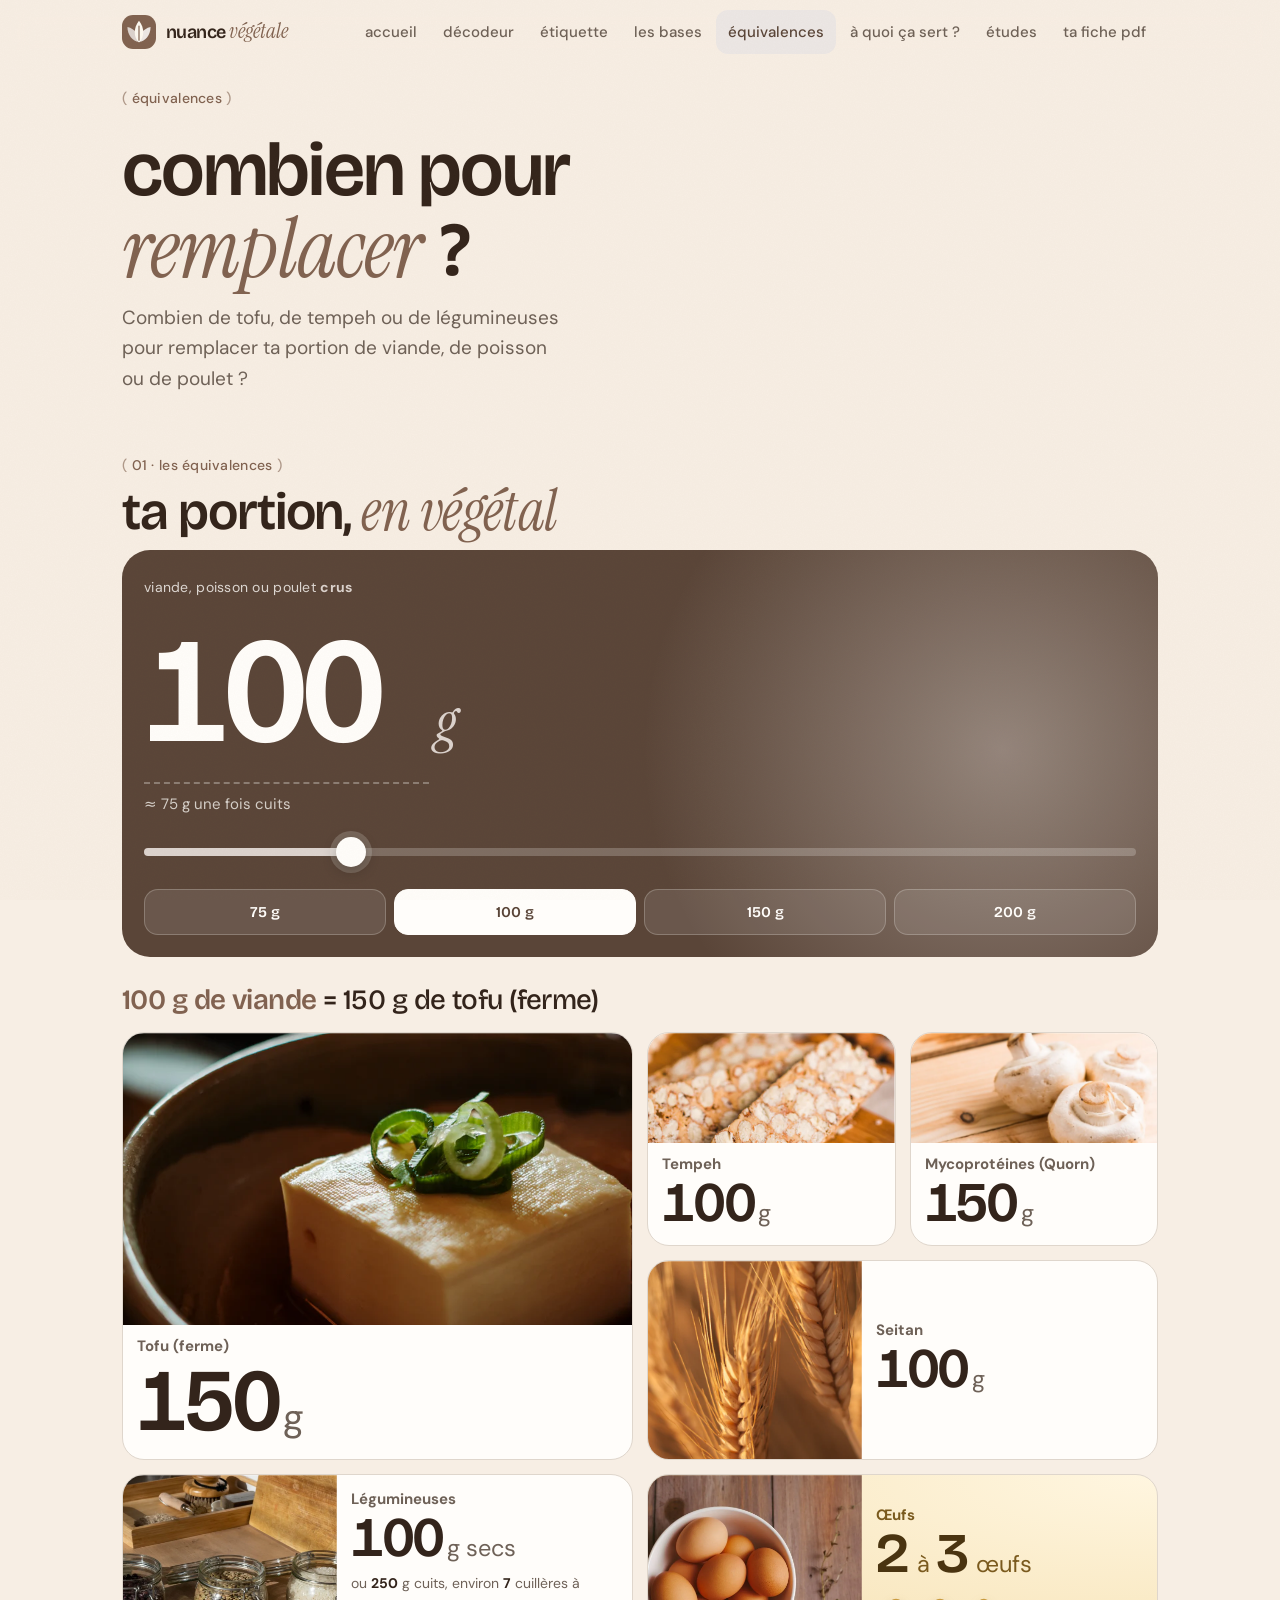
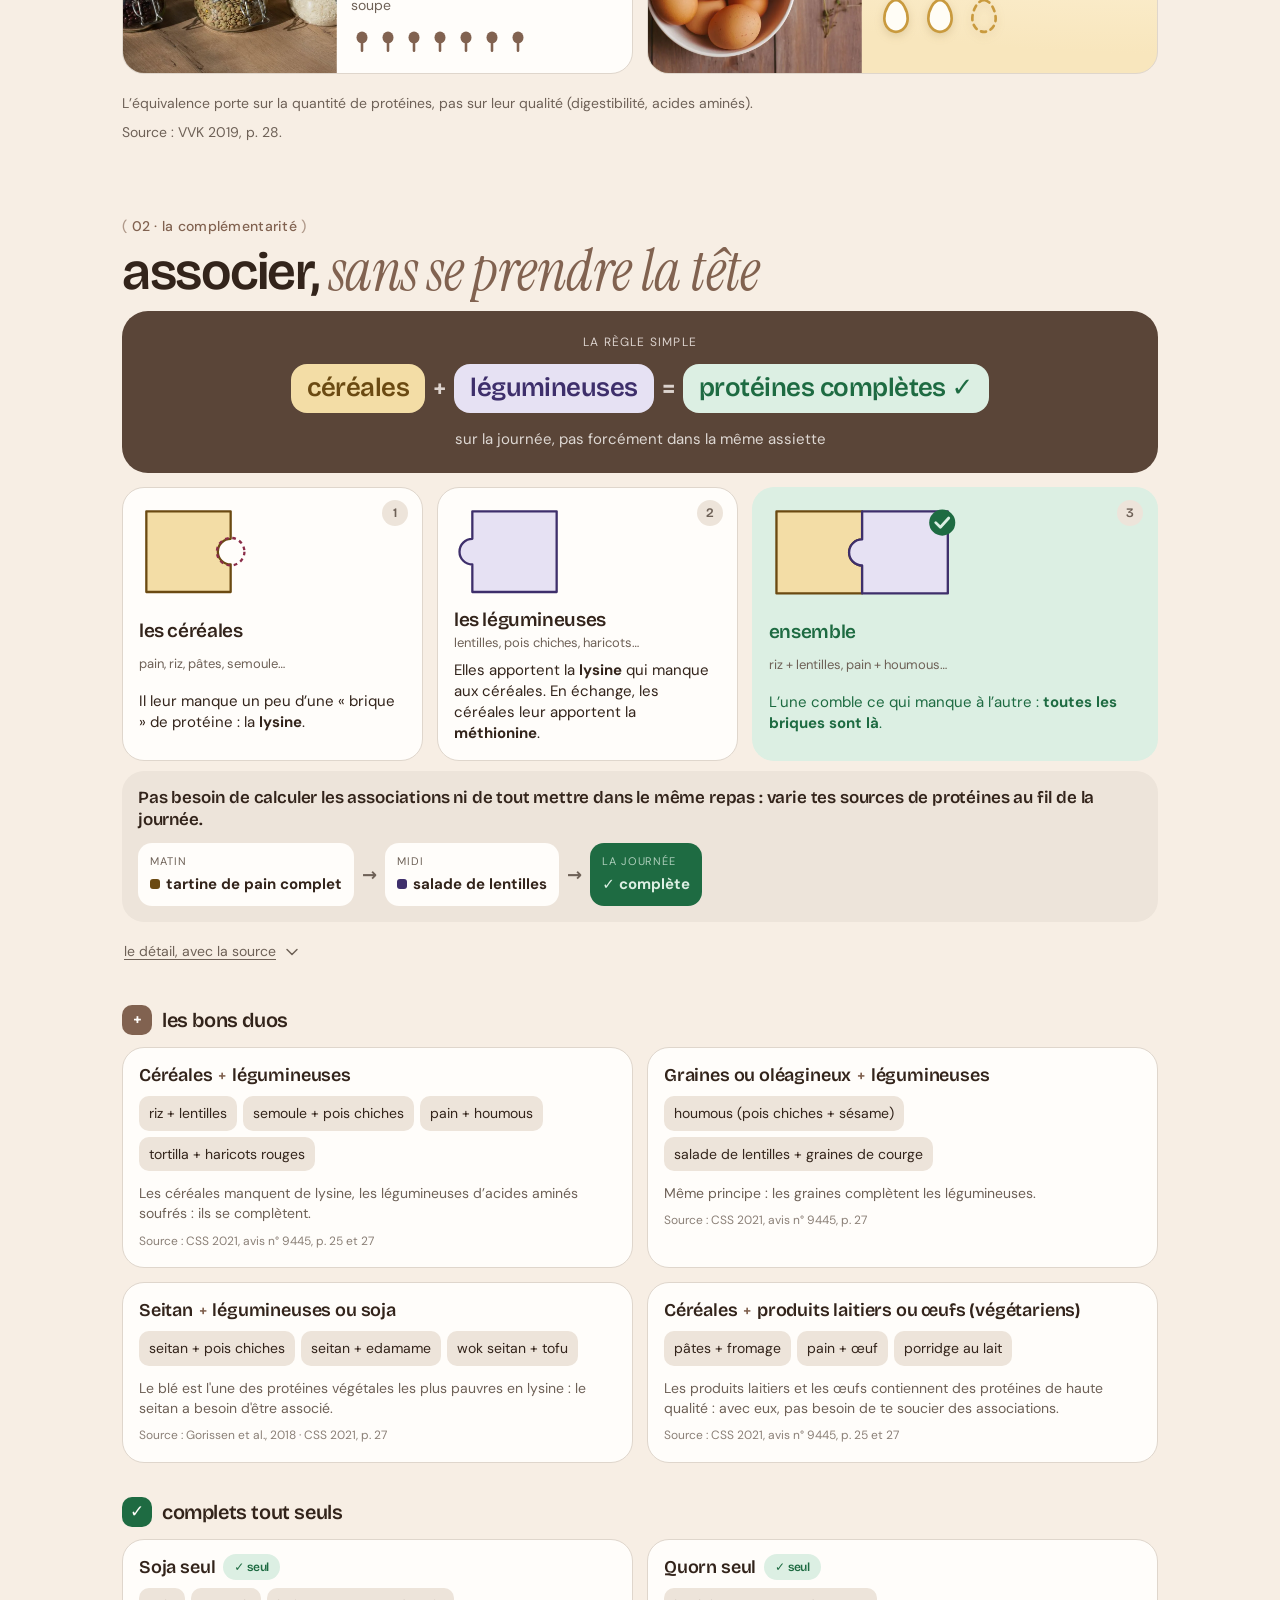
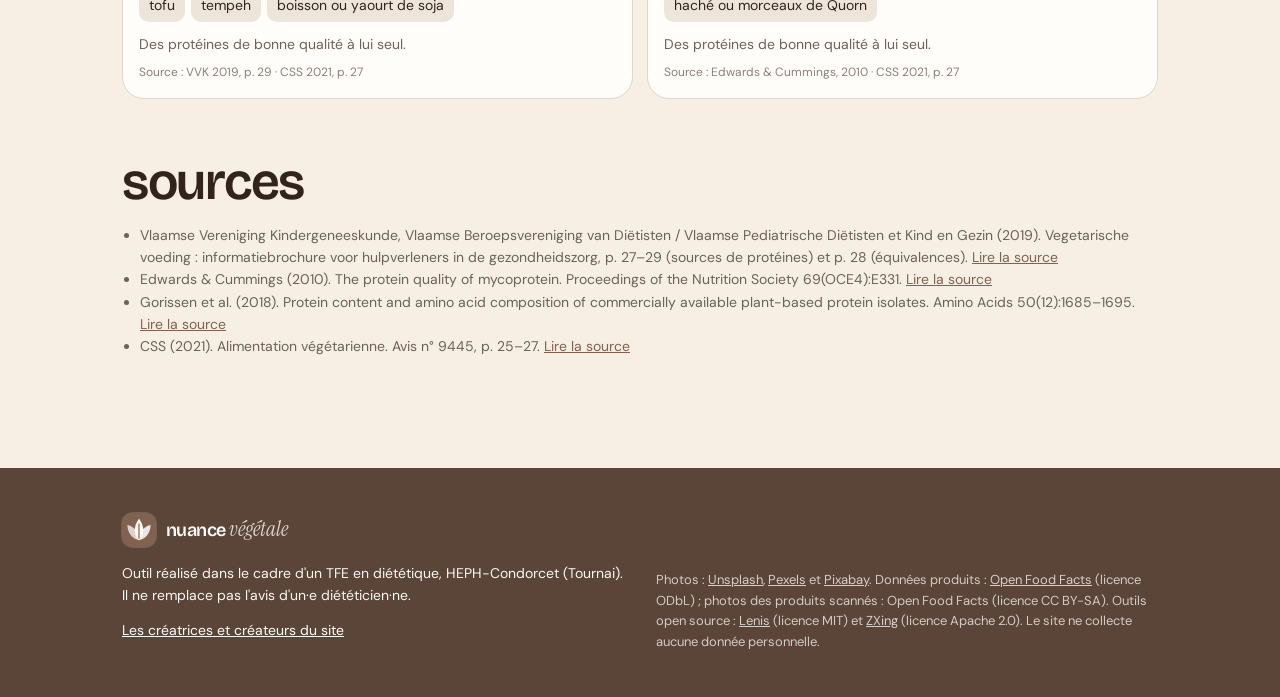
<file: equivalences.html>
<!doctype html>
<html lang="fr">
<head>
  <meta charset="utf-8">
  <meta name="viewport" content="width=device-width, initial-scale=1">
  <title>Équivalences — Nuance végétale</title>
  <meta name="description" content="Combien de tofu, tempeh, Quorn, seitan, légumineuses ou œufs pour remplacer une portion de viande, et comment associer les protéines végétales.">
  <meta name="theme-color" content="#F6EFE3">
  <meta name="color-scheme" content="only light">
  <link rel="icon" href="images/logo.svg" type="image/svg+xml">
  <script>document.documentElement.classList.add('js');setTimeout(function(){if(!document.querySelector('.titre-anime'))document.documentElement.classList.remove('js')},3000)</script>
  <script src="js/theme.js?v=20261036"></script>
  <link rel="stylesheet" href="css/polices.css?v=20261036">
  <link rel="stylesheet" href="css/style.css?v=20261036">
</head>
<body class="page-secondaire">

<header class="barre">
  <div class="barre-int">
    <a class="retour" href="index.html">
      <svg class="icone" viewBox="0 0 24 24" aria-hidden="true"><path d="m12 19-7-7 7-7"/><path d="M19 12H5"/></svg>
      Accueil
    </a>
    <a class="marque" href="index.html">
      <span class="logo"><svg class="logo-feuilles" viewBox="0 0 40 40" aria-hidden="true"><g transform="rotate(-38 20 33)"><path d="M20 33C13.5 27.5 13.5 16 20 8c6.5 8 6.5 19.5 0 25Z" fill="#9CC5A8"/></g><g transform="rotate(38 20 33)"><path d="M20 33C13.5 27.5 13.5 16 20 8c6.5 8 6.5 19.5 0 25Z" fill="#CFE3D3"/></g><path d="M20 34C12.5 27.5 12.5 14 20 5c7.5 9 7.5 22.5 0 29Z" fill="#FDF9F1"/><path d="M20 31V12" stroke="#2F6B4F" stroke-width="1.6" stroke-linecap="round"/></svg></span>
      <span class="nom-marque">nuance <em>végétale</em></span>
    </a>
    <nav class="nav" aria-label="Navigation principale">
      <a href="index.html">Accueil</a>
      <a href="decodeur.html">Décodeur</a>
      <a href="etiquette.html">Étiquette</a>
      <a href="bases.html">Les bases</a>
      <a href="equivalences.html" aria-current="page">Équivalences</a>
      <a href="a-quoi-ca-sert.html">À quoi ça sert ?</a>
      <a href="etudes.html">Études</a>
      <a href="ta-fiche-pdf.html">Ta fiche PDF</a>
    </nav>
  </div>
</header>

<div class="page">
  <main>
    <section class="accroche" style="max-width:760px">
      <span class="surtitre" data-texte="s0.e1">équivalences</span>
      <h1 data-texte="s1.e1">combien pour <em class="serif">remplacer</em> ?</h1>
      <p class="intro" id="eq-intro"></p>
    </section>

    <span class="surtitre revele" style="margin-top:40px" data-texte="s1.e2">01 · les équivalences</span>
    <h2 style="margin-top:0" data-texte="s2.e1">ta portion, <em class="serif">en végétal</em></h2>
    <section class="portion revele" aria-label="Ta portion">
      <p class="portion-etiquette"><label for="eq-viande" data-texte="s2.e2">viande, poisson ou poulet <b>crus</b></label></p>
      <div class="portion-valeur">
        <input type="text" id="eq-viande" inputmode="numeric" value="100" maxlength="4" aria-describedby="eq-aide">
        <span aria-hidden="true">g</span>
      </div>
      <p class="portion-aide" id="eq-aide">≈ 75 g une fois cuits</p>
      <input type="range" class="portion-curseur" id="eq-curseur" min="25" max="400" step="5" value="100" aria-label="Régler la portion en grammes">
      <div class="portion-rapides" role="group" aria-label="Portions toutes faites">
        <button type="button" data-portion="75">75 g</button>
        <button type="button" data-portion="100">100 g</button>
        <button type="button" data-portion="150">150 g</button>
        <button type="button" data-portion="200">200 g</button>
      </div>
    </section>

    <!-- Portion toujours à portée de pouce pendant qu'on regarde les cartes -->
    <div class="portion-mini" id="portion-mini" aria-hidden="true">
      <button type="button" data-pas="-25" aria-label="25 g de moins" tabindex="-1">−</button>
      <span><b id="portion-mini-valeur">100</b> g de viande</span>
      <button type="button" data-pas="25" aria-label="25 g de plus" tabindex="-1">+</button>
    </div>

    <p class="eq-exemple revele" id="eq-exemple" aria-live="polite"></p>
    <div class="bento-eq" id="eq-liste"></div>
    <p class="petit secondaire" id="eq-qualite" style="margin:18px 0 0"></p>
    <p class="petit secondaire" id="eq-source" style="margin:6px 0 0"></p>

    <span class="surtitre revele" style="margin-top:72px" data-texte="s2.e3">02 · la complémentarité</span>
    <h2 style="margin-top:0" data-texte="s3.e1">associer, <em class="serif">sans se prendre la tête</em></h2>

    <!-- La règle en une phrase -->
    <div class="regle-or revele">
      <p class="regle-titre" data-texte="s3.e2">la règle simple</p>
      <p class="regle-equation">
        <span class="eq-bloc cereale" data-texte="s3.e3">céréales</span>
        <span class="eq-signe">+</span>
        <span class="eq-bloc legumineuse" data-texte="s3.e4">légumineuses</span>
        <span class="eq-resultat"><span class="eq-signe">=</span> <span class="eq-bloc complet" data-texte="s3.e5">protéines complètes ✓</span></span>
      </p>
      <p class="regle-sous" data-texte="s3.e6">sur la journée, pas forcément dans la même assiette</p>
    </div>

    <!-- Pourquoi, en 3 images -->
    <ol class="etapes-puzzle">
      <li class="etape-pz revele" style="--i:0">
        <svg class="pz-svg" viewBox="0 0 120 104" aria-hidden="true"><path class="pz-cereale" d="M8 8h92v30a14 14 0 0 0 0 28v30H8Z"/><circle class="pz-manque" cx="100" cy="52" r="15"/></svg>
        <p class="etape-num">1</p>
        <h4 data-texte="s3.e7">les céréales</h4>
        <p class="etape-ex" data-texte="s3.e8">pain, riz, pâtes, semoule…</p>
        <p data-texte="s3.e9">Il leur manque un peu d’une « brique » de protéine : la <b>lysine</b>.</p>
      </li>
      <li class="etape-pz revele" style="--i:1">
        <svg class="pz-svg" viewBox="0 0 120 104" aria-hidden="true"><path class="pz-legumineuse" d="M20 8h92v88H20V66a14 14 0 0 1 0-28Z"/></svg>
        <p class="etape-num">2</p>
        <h4 data-texte="s3.e10">les légumineuses</h4>
        <p class="etape-ex" data-texte="s3.e11">lentilles, pois chiches, haricots…</p>
        <p data-texte="s3.e12">Elles apportent la <b>lysine</b> qui manque aux céréales. En échange, les céréales leur apportent la <b>méthionine</b>.</p>
      </li>
      <li class="etape-pz etape-ensemble revele" style="--i:2">
        <svg class="pz-svg" viewBox="0 0 204 104" aria-hidden="true"><g class="pz-g"><path class="pz-cereale" d="M8 8h92v30a14 14 0 0 0 0 28v30H8Z"/></g><g class="pz-d"><path class="pz-legumineuse" transform="translate(80 0)" d="M20 8h92v88H20V66a14 14 0 0 1 0-28Z"/></g><g class="pz-ok"><circle cx="186" cy="20" r="14"/><path d="m179 20 5 5 9-10"/></g></svg>
        <p class="etape-num">3</p>
        <h4 data-texte="s3.e13">ensemble</h4>
        <p class="etape-ex" data-texte="s3.e14">riz + lentilles, pain + houmous…</p>
        <p data-texte="s3.e15">L’une comble ce qui manque à l’autre : <b>toutes les briques sont là</b>.</p>
      </li>
    </ol>

    <!-- Exemple d'une journée -->
    <div class="journee revele">
      <p class="journee-titre" id="comp-phrase">Pas besoin de tout mettre dans la même assiette.</p>
      <div class="journee-repas">
        <div class="repas"><span class="repas-moment" data-texte="s3.e16">matin</span><span class="repas-plat"><span class="pastille-mini cereale"></span><span class="repas-texte" data-texte="s3.e17">tartine de pain complet</span></span></div>
        <span class="repas-fleche" aria-hidden="true">→</span>
        <div class="repas"><span class="repas-moment" data-texte="s3.e18">midi</span><span class="repas-plat"><span class="pastille-mini legumineuse"></span><span class="repas-texte" data-texte="s3.e19">salade de lentilles</span></span></div>
        <span class="repas-fleche" aria-hidden="true">→</span>
        <div class="repas repas-bilan"><span class="repas-moment" data-texte="s3.e20">la journée</span><span class="repas-plat"><span class="repas-texte" data-texte="s3.e21">✓ complète</span></span></div>
      </div>
    </div>

    <details class="comp-detail revele">
      <summary>le détail, avec la source <svg class="icone chevron" viewBox="0 0 24 24" aria-hidden="true"><path d="m6 9 6 6 6-6"/></svg></summary>
      <div class="comp-texte" id="comp-principe"></div>
    </details>

    <!-- Les duos et les « solos » -->
    <h3 class="comp-groupe revele"><span class="comp-pastille">+</span> les bons duos</h3>
    <div class="grille-formules" id="comp-associer"></div>
    <h3 class="comp-groupe revele"><span class="comp-pastille seul">✓</span> complets tout seuls</h3>
    <div class="grille-formules" id="comp-seul"></div>

    <section class="sources-page revele" aria-labelledby="titre-sources">
      <h2 id="titre-sources" style="margin-top:56px" data-texte="s4.e1">sources</h2>
      <ul class="sources" id="eq-sources"></ul>
    </section>
  </main>
</div>

<footer class="pied">
  <div class="pied-int">
    <div>
      <a class="marque" href="index.html">
        <span class="logo"><svg class="logo-feuilles" viewBox="0 0 40 40" aria-hidden="true"><g transform="rotate(-38 20 33)"><path d="M20 33C13.5 27.5 13.5 16 20 8c6.5 8 6.5 19.5 0 25Z" fill="#9CC5A8"/></g><g transform="rotate(38 20 33)"><path d="M20 33C13.5 27.5 13.5 16 20 8c6.5 8 6.5 19.5 0 25Z" fill="#CFE3D3"/></g><path d="M20 34C12.5 27.5 12.5 14 20 5c7.5 9 7.5 22.5 0 29Z" fill="#FDF9F1"/><path d="M20 31V12" stroke="#2F6B4F" stroke-width="1.6" stroke-linecap="round"/></svg></span>
      <span class="nom-marque">nuance <em>végétale</em></span>
      </a>
      <p data-texte="commun:pied.e1">Outil réalisé dans le cadre d'un TFE en diététique, HEPH-Condorcet (Tournai). Il ne remplace pas l'avis d'un·e diététicien·ne.</p>
      <p data-texte="commun:pied.e2"><a href="createurs.html">Les créatrices et créateurs du site</a></p>
    </div>
    <p class="credits" data-texte="commun:pied.e3">Photos : <a href="https://unsplash.com">Unsplash</a>, <a href="https://www.pexels.com">Pexels</a> et <a href="https://pixabay.com">Pixabay</a>. Données produits : <a href="https://world.openfoodfacts.org">Open Food Facts</a> (licence ODbL). Aucune donnée personnelle n'est collectée.</p>
  </div>
</footer>

<script src="js/commun.js?v=20261036"></script>
<script src="js/textes.js?v=20261036"></script>
<script src="js/menu.js?v=20261036"></script>
<script src="js/vendor/lenis.min.js?v=20261036"></script>
<script src="js/animations.js?v=20261036"></script>
<script>
  /* Contenu : donnees/equivalences.json (Pages CMS → « Équivalences et complémentarité ») */
  (async function () {
    let D;
    try { D = await chargerDonnees('donnees/equivalences.json'); } catch (e) {
      document.getElementById('eq-liste').innerHTML = '<p class="message-erreur">Les équivalences n’ont pas pu être chargées. Recharge la page.</p>';
      return;
    }
    const $ = (id) => document.getElementById(id);
    const champ = $('eq-viande');
    const ALT = (D.alternatives || []).filter((a) => a && a.nom && a.quantite);
    $('eq-intro').textContent = D.intro || '';
    $('eq-qualite').textContent = D.phraseQualite || '';
    $('eq-source').textContent = [D.source ? 'Source : ' + D.source + '.' : '', D.noteEquivalences || ''].filter(Boolean).join(' ');
    // Références complètes, avec leurs liens, en bas de la page
    $('eq-sources').innerHTML = (D.sources || []).filter((x) => x && x.texte).map((x) =>
      '<li>' + echapper(x.texte) + (x.url ? ' <a href="' + echapper(x.url) + '" target="_blank" rel="noopener">Lire la source</a>' : '') + '</li>').join('');
    champ.value = D.quantiteParDefaut || 100;

    const g = (n) => formatNombre(Math.round(n), 0) + ' g';
    const ic = (d) => '<svg viewBox="0 0 24 24" aria-hidden="true">' + d + '</svg>';
    const OEUF = ic('<path d="M12 2.5c-3.9 0-7 6.2-7 11 0 4.4 3.1 8 7 8s7-3.6 7-8c0-4.8-3.1-11-7-11Z"/>');
    const CUILLERE = ic('<ellipse cx="12" cy="7" rx="6" ry="6.5"/><rect x="10.6" y="12.5" width="2.8" height="10.5" rx="1.4"/>');

    /* Règle de trois à partir des valeurs pour 100 g de viande */
    function valeurs(a, viande) {
      const f = viande / 100;
      if (a.unite !== 'g') {
        const min = Math.max(1, Math.round(a.quantite * f));
        return { min, max: Math.max(min, Math.round((a.quantiteMax || a.quantite) * f)) };
      }
      return {
        grammes: Math.round(a.quantite * f),
        cuits: a.quantiteCuite ? Math.round(a.quantiteCuite * f) : 0,
        cuilleres: a.cuilleres ? Math.round(a.cuilleres * f) : 0
      };
    }
    function texte(a, v) {
      if (a.unite !== 'g') { const mot = a.unite || 'œufs'; return v.min === v.max ? v.min + ' ' + (v.min > 1 ? mot : mot.replace(/s$/, '')) : v.min + ' à ' + v.max + ' ' + mot; }
      return g(v.grammes) + (v.cuits ? ' secs, ou ' + g(v.cuits) + ' cuits' : '');
    }

    /* Grille bento : une carte par alternative, construite une fois, puis seuls les chiffres changent */
    $('eq-liste').innerHTML = ALT.map((a, i) => {
      const oeufs = a.unite !== 'g';
      return '<article class="eq-carte taille-' + (a.taille || 'normale') + (a.image ? ' avec-photo' : ' sans-photo') + (oeufs ? ' carte-oeufs' : '') + ' revele" style="--i:' + i + '" data-i="' + i + '">' +
        (a.image ? '<div class="eq-photo"><img src="' + echapper(a.image) + '" alt="" loading="lazy" width="800" height="560"></div>' : '') +
        '<div class="eq-texte"><h3>' + echapper(a.nom) + '</h3>' +
        (oeufs
          ? '<p class="eq-chiffre"><span data-n="min">0</span><small> à </small><span data-n="max">0</span><small> ' + echapper(a.unite || 'œufs') + '</small></p><div class="eq-icones oeufs" aria-hidden="true"></div>'
          : '<p class="eq-chiffre"><span data-n="grammes">0</span><small>g' + (a.quantiteCuite ? ' secs' : '') + '</small></p>' +
            (a.quantiteCuite ? '<p class="eq-detail">ou <b data-n="cuits">0</b> g cuits' + (a.cuilleres ? ', environ <b data-n="cuilleres">0</b> cuillères à soupe' : '') + '</p>' : '') +
            (a.cuilleres ? '<div class="eq-icones cuilleres" aria-hidden="true"></div>' : '')) +
        '<p class="sr-only" data-lecture></p></div></article>';
    }).join('');

    // Les chiffres roulent jusqu'à leur nouvelle valeur
    function rouler(el, cible) {
      const depart = Number(el.dataset.v || 0);
      el.dataset.v = cible;
      if (MOUVEMENT_REDUIT || depart === cible) { el.textContent = formatNombre(cible, 0); return; }
      const t0 = performance.now();
      (function pas(t) {
        const p = Math.min(1, (t - t0) / 480), e = 1 - Math.pow(1 - p, 3);
        el.textContent = formatNombre(Math.round(depart + (cible - depart) * e), 0);
        if (p < 1 && el.dataset.v == cible) requestAnimationFrame(pas);
      })(t0);
    }
    function icones(zone, plein, total, svg) {
      const max = 24;
      zone.innerHTML = Array.from({ length: Math.min(total, max) }, (_, k) =>
        '<span class="' + (k < plein ? 'plein' : 'peut-etre') + '" style="--k:' + k + '">' + svg + '</span>').join('') +
        (total > max ? '<span class="plus">+' + (total - max) + '</span>' : '');
    }

    function calculer() {
      champ.style.width = Math.max(1, champ.value.length) + 0.2 + 'ch'; // le « g » colle au chiffre
      const viande = lireNombre(champ.value);
      document.querySelectorAll('[data-portion]').forEach((b) => b.setAttribute('aria-pressed', String(Number(b.dataset.portion) === viande)));
      if (!viande) {
        $('eq-exemple').textContent = 'Tape une quantité en grammes.';
        $('eq-aide').textContent = '';
        $('eq-liste').classList.add('vide');
        return;
      }
      $('eq-liste').classList.remove('vide');
      $('portion-mini-valeur').textContent = formatNombre(viande, 0);
      const curseur = $('eq-curseur');
      if (Number(curseur.value) !== viande) curseur.value = Math.min(400, Math.max(25, viande));
      curseur.style.setProperty('--p', (Math.min(400, Math.max(25, viande)) - 25) / 375);
      $('eq-aide').textContent = '≈ ' + g(viande * 0.75) + ' une fois cuits';
      const premier = ALT[0];
      $('eq-exemple').innerHTML = premier ? '<b>' + g(viande) + ' de viande</b> = ' + echapper(texte(premier, valeurs(premier, viande))) + ' de ' + echapper(premier.nom.toLowerCase()) : '';
      ALT.forEach((a, i) => {
        const carte = document.querySelector('.eq-carte[data-i="' + i + '"]');
        const v = valeurs(a, viande);
        carte.querySelectorAll('[data-n]').forEach((el) => rouler(el, v[el.dataset.n]));
        carte.querySelector('[data-lecture]').textContent = texte(a, v);
        const z = carte.querySelector('.eq-icones');
        if (z && a.unite !== 'g') icones(z, v.min, v.max, OEUF);
        else if (z) icones(z, v.cuilleres, v.cuilleres, CUILLERE);
        carte.classList.toggle('fourchette', a.unite !== 'g' && v.min !== v.max);
      });
    }
    // Barre mini : visible quand la grande portion est sortie de l'écran mais que les cartes sont là
    const mini = $('portion-mini');
    let portionVisible = true, cartesVisibles = false;
    const majMini = () => {
      const montrer = !portionVisible && cartesVisibles;
      mini.classList.toggle('visible', montrer);
      mini.setAttribute('aria-hidden', String(!montrer));
      mini.querySelectorAll('button').forEach((b) => { b.tabIndex = montrer ? 0 : -1; });
    };
    if ('IntersectionObserver' in window) {
      new IntersectionObserver(([e]) => { portionVisible = e.isIntersecting; majMini(); }).observe(document.querySelector('.portion'));
      new IntersectionObserver(([e]) => { cartesVisibles = e.isIntersecting; majMini(); }, { rootMargin: '0px 0px -30% 0px' }).observe($('eq-liste'));
    }
    mini.querySelectorAll('[data-pas]').forEach((b) => b.addEventListener('click', () => {
      champ.value = Math.min(1000, Math.max(25, (lireNombre(champ.value) || 0) + Number(b.dataset.pas)));
      calculer();
    }));

    champ.addEventListener('input', calculer);
    $('eq-curseur').addEventListener('input', (e) => { champ.value = e.target.value; calculer(); });
    document.querySelectorAll('[data-portion]').forEach((b) => b.addEventListener('click', () => { champ.value = b.dataset.portion; calculer(); }));
    calculer();

    const C = D.complementarite || {};
    if (C.phrase) $('comp-phrase').innerHTML = enLigne(C.phrase);
    $('comp-principe').innerHTML = texteRiche(C.principe) +
      (C.source ? '<p class="petit secondaire" style="margin:0">Source : ' + echapper(C.source) + '.</p>' : '') +
      (C.note ? '<p class="petit secondaire" style="margin:4px 0 0">' + echapper(C.note) + '</p>' : '');

    // Une carte = une « formule » : familles en pastilles, exemples en étiquettes, la raison en une ligne
    const carte = (a, i) => {
      const familles = (a.familles || []).filter(Boolean);
      return '<article class="formule revele" style="--i:' + i + '">' +
        // Le titre dit déjà le duo : on le colore au lieu de le répéter en pastilles
        '<h4>' + (familles.length > 1 ? echapper(a.titre).replace(' + ', ' <span class="formule-op">+</span> ') : echapper(a.titre) + ' <span class="famille complet">✓ seul</span>') + '</h4>' +
        '<ul class="formule-exemples">' + (a.exemples || []).filter(Boolean).map((x) => '<li>' + echapper(x) + '</li>').join('') + '</ul>' +
        (a.pourquoi ? '<p class="formule-pourquoi">' + echapper(a.pourquoi) + '</p>' : '') +
        (a.source ? '<p class="formule-source">Source : ' + echapper(a.source) + '</p>' : '') +
        '</article>';
    };
    const assiettes = (C.associations || []).filter((a) => a && a.titre);
    $('comp-associer').innerHTML = assiettes.filter((a) => (a.familles || []).filter(Boolean).length > 1).map(carte).join('');
    $('comp-seul').innerHTML = assiettes.filter((a) => (a.familles || []).filter(Boolean).length <= 1).map(carte).join('');
    animerPage(document.querySelector('main'));
  })();
</script>
</body>
</html>
</file>
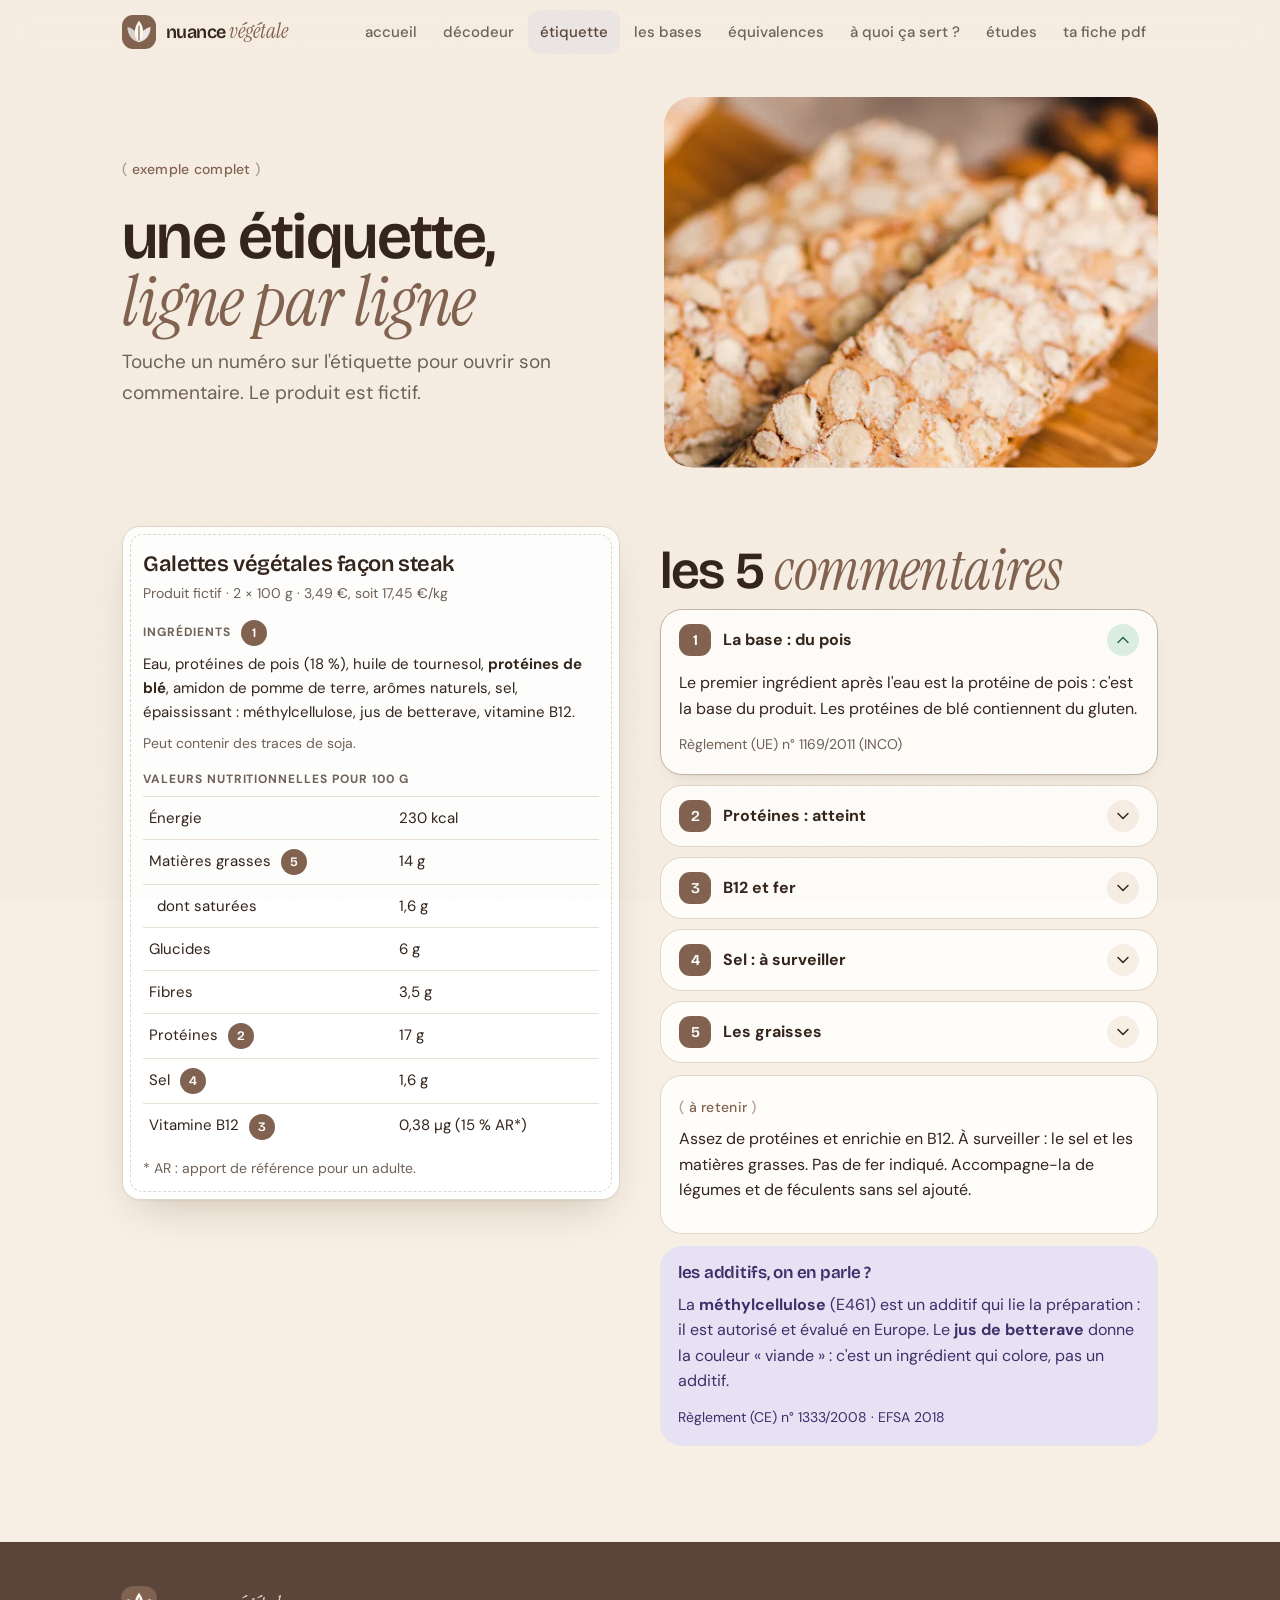
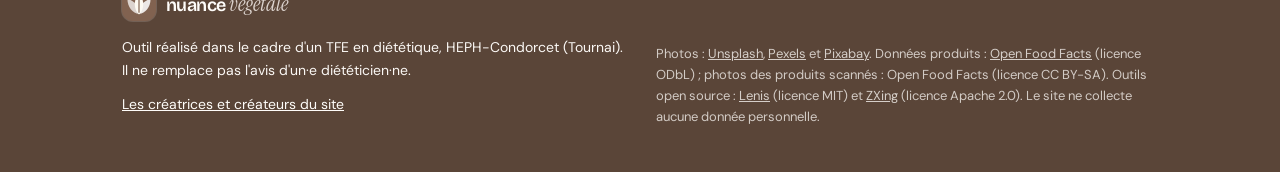
<file: etiquette.html>
<!doctype html>
<html lang="fr">
<head>
  <meta charset="utf-8">
  <meta name="viewport" content="width=device-width, initial-scale=1">
  <title>Étiquette décortiquée — Nuance végétale</title>
  <meta name="description" content="Une étiquette fictive d'alternative végétale lue ligne par ligne, en 5 commentaires.">
  <meta name="theme-color" content="#F6EFE3">
  <meta name="color-scheme" content="only light">
  <link rel="icon" href="images/logo.svg" type="image/svg+xml">
  <script>document.documentElement.classList.add('js');setTimeout(function(){if(!document.querySelector('.titre-anime'))document.documentElement.classList.remove('js')},3000)</script>
  <script src="js/theme.js?v=20261036"></script>
  <link rel="stylesheet" href="css/polices.css?v=20261036">
  <link rel="stylesheet" href="css/style.css?v=20261036">
</head>
<body class="page-secondaire">

<header class="barre">
  <div class="barre-int">
    <a class="retour" href="index.html">
      <svg class="icone" viewBox="0 0 24 24" aria-hidden="true"><path d="m12 19-7-7 7-7"/><path d="M19 12H5"/></svg>
      Accueil
    </a>
    <a class="marque" href="index.html">
      <span class="logo"><svg class="logo-feuilles" viewBox="0 0 40 40" aria-hidden="true"><g transform="rotate(-38 20 33)"><path d="M20 33C13.5 27.5 13.5 16 20 8c6.5 8 6.5 19.5 0 25Z" fill="#9CC5A8"/></g><g transform="rotate(38 20 33)"><path d="M20 33C13.5 27.5 13.5 16 20 8c6.5 8 6.5 19.5 0 25Z" fill="#CFE3D3"/></g><path d="M20 34C12.5 27.5 12.5 14 20 5c7.5 9 7.5 22.5 0 29Z" fill="#FDF9F1"/><path d="M20 31V12" stroke="#2F6B4F" stroke-width="1.6" stroke-linecap="round"/></svg></span>
      <span class="nom-marque">nuance <em>végétale</em></span>
    </a>
    <nav class="nav" aria-label="Navigation principale">
      <a href="index.html">Accueil</a>
      <a href="decodeur.html">Décodeur</a>
      <a href="etiquette.html" aria-current="page">Étiquette</a>
      <a href="bases.html">Les bases</a>
      <a href="equivalences.html">Équivalences</a>
      <a href="a-quoi-ca-sert.html">À quoi ça sert ?</a>
      <a href="etudes.html">Études</a>
      <a href="ta-fiche-pdf.html">Ta fiche PDF</a>
    </nav>
  </div>
</header>

<div class="page">
  <main>
    <div class="bandeau">
      <section class="accroche">
        <span class="surtitre" data-texte="s0.e1">exemple complet</span>
        <h1 data-texte="s1.e1">une étiquette, <em class="serif">ligne par ligne</em></h1>
        <p class="intro" data-texte="s1.e2">Touche un numéro sur l'étiquette pour ouvrir son commentaire. Le produit est fictif.</p>
      </section>
      <div class="photo revele"><img src="images/tempeh.webp" width="800" height="560" alt="Blocs de tempeh sur une planche"></div>
    </div>

    <div class="duo" style="margin-top:40px">
      <div class="collant">
        <div class="etiquette revele" id="etiquette-produit"></div>
      </div>

      <div>
        <h2 style="margin-top:32px" data-texte="s2.e1">les 5 <em class="serif">commentaires</em></h2>
        <div id="commentaires"><p class="secondaire">Chargement…</p></div>
        <div id="etiquette-fin"></div>
      </div>
    </div>
  </main>
</div>

<footer class="pied">
  <div class="pied-int">
    <div>
      <a class="marque" href="index.html">
        <span class="logo"><svg class="logo-feuilles" viewBox="0 0 40 40" aria-hidden="true"><g transform="rotate(-38 20 33)"><path d="M20 33C13.5 27.5 13.5 16 20 8c6.5 8 6.5 19.5 0 25Z" fill="#9CC5A8"/></g><g transform="rotate(38 20 33)"><path d="M20 33C13.5 27.5 13.5 16 20 8c6.5 8 6.5 19.5 0 25Z" fill="#CFE3D3"/></g><path d="M20 34C12.5 27.5 12.5 14 20 5c7.5 9 7.5 22.5 0 29Z" fill="#FDF9F1"/><path d="M20 31V12" stroke="#2F6B4F" stroke-width="1.6" stroke-linecap="round"/></svg></span>
      <span class="nom-marque">nuance <em>végétale</em></span>
      </a>
      <p data-texte="commun:pied.e1">Outil réalisé dans le cadre d'un TFE en diététique, HEPH-Condorcet (Tournai). Il ne remplace pas l'avis d'un·e diététicien·ne.</p>
      <p data-texte="commun:pied.e2"><a href="createurs.html">Les créatrices et créateurs du site</a></p>
    </div>
    <p class="credits" data-texte="commun:pied.e3">Photos : <a href="https://unsplash.com">Unsplash</a>, <a href="https://www.pexels.com">Pexels</a> et <a href="https://pixabay.com">Pixabay</a>. Données produits : <a href="https://world.openfoodfacts.org">Open Food Facts</a> (licence ODbL). Aucune donnée personnelle n'est collectée.</p>
  </div>
</footer>

<script src="js/commun.js?v=20261036"></script>
<script src="js/textes.js?v=20261036"></script>
<script src="js/menu.js?v=20261036"></script>
<script src="js/vendor/lenis.min.js?v=20261036"></script>
<script src="js/animations.js?v=20261036"></script>
<script>
  /* Textes de l'étiquette : donnees/etiquette.json (Pages CMS → « Étiquette décortiquée ») */
  (async function () {
    const zoneProduit = document.getElementById('etiquette-produit');
    const zone = document.getElementById('commentaires');
    let E;
    try { E = await chargerDonnees('donnees/etiquette.json'); } catch (e) {
      zone.innerHTML = '<p class="message-erreur">L’étiquette n’a pas pu être chargée. Recharge la page.</p>';
      return;
    }
    const commentaires = E.commentaires || [];
    const bouton = (n) => n && commentaires[n - 1]
      ? ' <button type="button" class="repere" data-ouvre="' + n + '" aria-label="Commentaire ' + n + ' : ' + echapper(commentaires[n - 1].titre) + '">' + n + '</button>'
      : '';
    const P = E.produit || {};
    zoneProduit.innerHTML =
      '<div class="nom-produit">' + echapper(P.nom || '') + '</div>' +
      (P.details ? '<div class="secondaire petit">' + echapper(P.details) + '</div>' : '') +
      '<div class="titre-bloc">Ingrédients' + bouton(P.commentaireIngredients) + '</div>' +
      '<p style="margin:0">' + enLigne(P.ingredients) + '</p>' +
      (P.traces ? '<p class="petit secondaire" style="margin:8px 0 0">' + echapper(P.traces) + '</p>' : '') +
      '<div class="titre-bloc">Valeurs nutritionnelles pour 100 g</div>' +
      '<table class="tableau-seuils"><tbody>' + (P.valeurs || []).map((v) =>
        '<tr><td>' + (v.sousLigne ? '&nbsp;&nbsp;' : '') + echapper(v.nom) + bouton(v.commentaire) + '</td><td>' + echapper(v.valeur) + '</td></tr>').join('') +
      '</tbody></table>' +
      (P.note ? '<p class="petit secondaire" style="margin:8px 0 0">' + echapper(P.note) + '</p>' : '');

    const chevron = '<svg class="icone chevron" viewBox="0 0 24 24" aria-hidden="true"><path d="m6 9 6 6 6-6"/></svg>';
    zone.innerHTML = commentaires.map((c, i) =>
      '<details class="accordeon revele" id="commentaire-' + (i + 1) + '" style="--i:' + i + '"' + (i === 0 ? ' open' : '') + '>' +
      '<summary><span class="numero">' + (i + 1) + '</span> ' + echapper(c.titre) + ' ' + chevron + '</summary>' +
      '<div class="contenu">' + texteRiche(c.texte) +
      (c.source ? '<p class="petit secondaire" style="margin:0">' + echapper(c.source) + '</p>' : '') +
      '</div></details>').join('');

    const R = E.aRetenir || {}, A = E.additifs || {};
    document.getElementById('etiquette-fin').innerHTML =
      (R.texte ? '<div class="carte revele"><span class="surtitre">' + echapper(R.titre || 'à retenir') + '</span>' + texteRiche(R.texte) +
        (R.note ? '<p class="petit secondaire" style="margin:0">' + echapper(R.note) + '</p>' : '') + '</div>' : '') +
      (A.texte ? '<div class="encart lilas revele"><h3>' + echapper(A.titre || 'les additifs') + '</h3>' + texteRiche(A.texte) +
        (A.sources ? '<p class="petit" style="margin:0">' + echapper(A.sources) + '</p>' : '') + '</div>' : '');

    animerPage(document.querySelector('.duo'));
    const accordeon = accordeonExclusif(zone);
    zoneProduit.addEventListener('click', (e) => {
      const r = e.target.closest('.repere');
      if (!r) return;
      const d = document.getElementById('commentaire-' + r.dataset.ouvre);
      accordeon.ouvrir(d);
      defiler(d);
      d.querySelector('summary').focus({ preventScroll: true });
    });
  })();
</script>
</body>
</html>
</file>
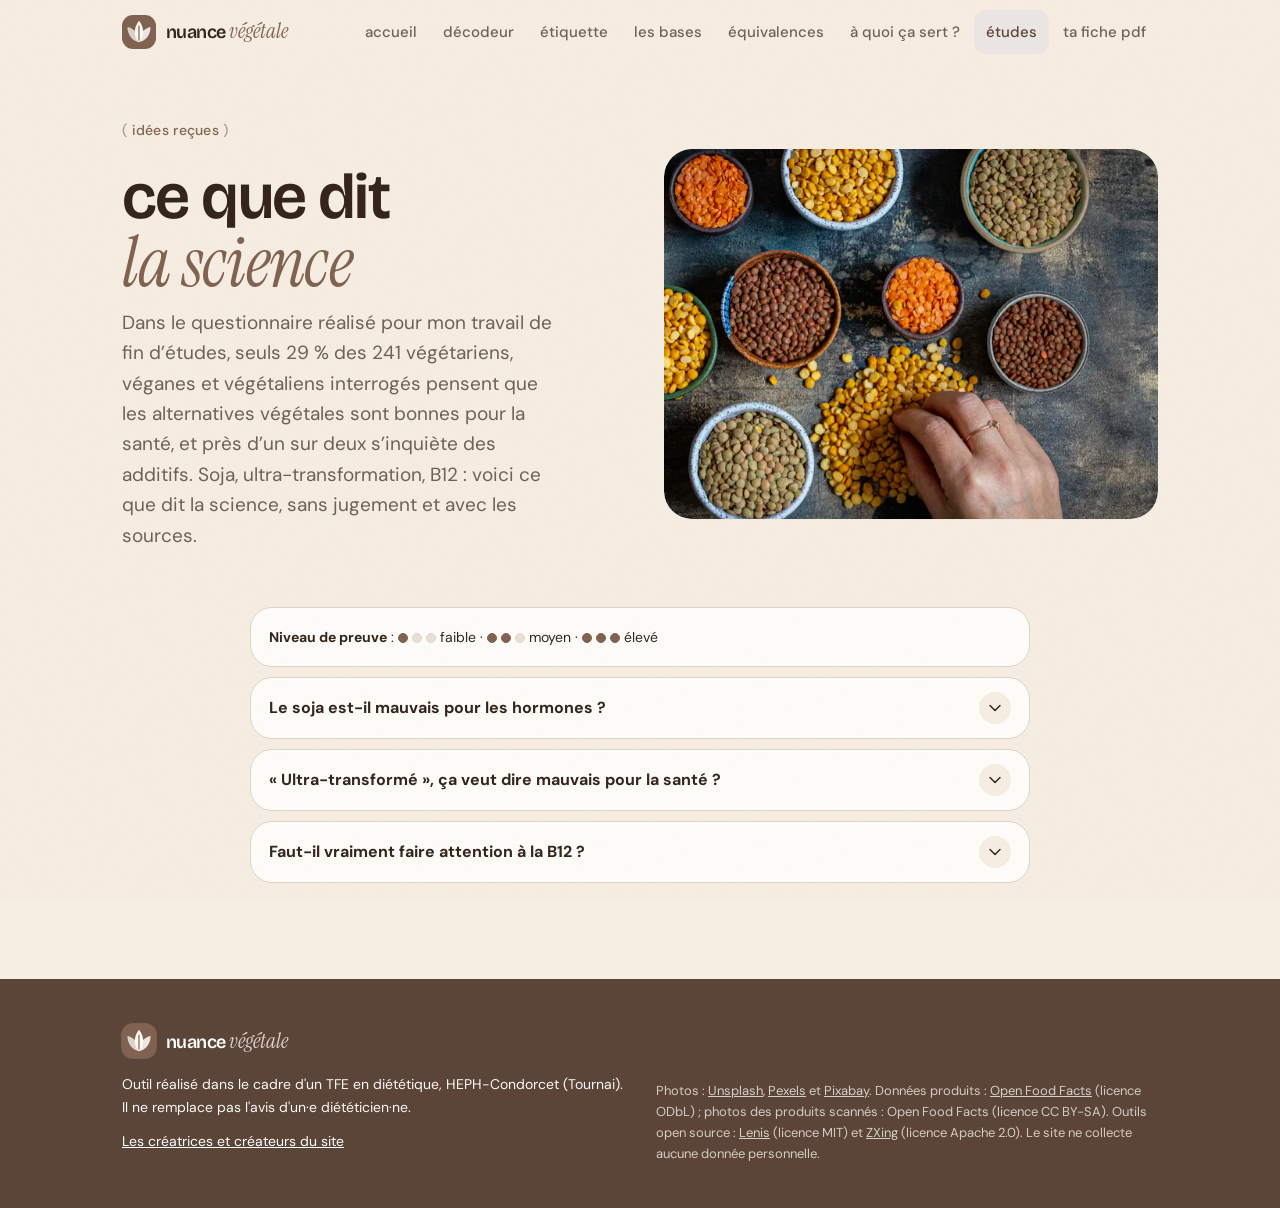
<file: etudes.html>
<!doctype html>
<html lang="fr">
<head>
  <meta charset="utf-8">
  <meta name="viewport" content="width=device-width, initial-scale=1">
  <title>Ce que disent les études — Nuance végétale</title>
  <meta name="description" content="Soja, ultra-transformation, B12 : les questions fréquentes sur les alternatives végétales, avec réponses courtes et sources.">
  <meta name="theme-color" content="#F6EFE3">
  <meta name="color-scheme" content="only light">
  <link rel="icon" href="images/logo.svg" type="image/svg+xml">
  <script>document.documentElement.classList.add('js');setTimeout(function(){if(!document.querySelector('.titre-anime'))document.documentElement.classList.remove('js')},3000)</script>
  <script src="js/theme.js?v=20261036"></script>
  <link rel="stylesheet" href="css/polices.css?v=20261036">
  <link rel="stylesheet" href="css/style.css?v=20261036">
</head>
<body class="page-secondaire">

<header class="barre">
  <div class="barre-int">
    <a class="retour" href="index.html">
      <svg class="icone" viewBox="0 0 24 24" aria-hidden="true"><path d="m12 19-7-7 7-7"/><path d="M19 12H5"/></svg>
      Accueil
    </a>
    <a class="marque" href="index.html">
      <span class="logo"><svg class="logo-feuilles" viewBox="0 0 40 40" aria-hidden="true"><g transform="rotate(-38 20 33)"><path d="M20 33C13.5 27.5 13.5 16 20 8c6.5 8 6.5 19.5 0 25Z" fill="#9CC5A8"/></g><g transform="rotate(38 20 33)"><path d="M20 33C13.5 27.5 13.5 16 20 8c6.5 8 6.5 19.5 0 25Z" fill="#CFE3D3"/></g><path d="M20 34C12.5 27.5 12.5 14 20 5c7.5 9 7.5 22.5 0 29Z" fill="#FDF9F1"/><path d="M20 31V12" stroke="#2F6B4F" stroke-width="1.6" stroke-linecap="round"/></svg></span>
      <span class="nom-marque">nuance <em>végétale</em></span>
    </a>
    <nav class="nav" aria-label="Navigation principale">
      <a href="index.html">Accueil</a>
      <a href="decodeur.html">Décodeur</a>
      <a href="etiquette.html">Étiquette</a>
      <a href="bases.html">Les bases</a>
      <a href="equivalences.html">Équivalences</a>
      <a href="a-quoi-ca-sert.html">À quoi ça sert ?</a>
      <a href="etudes.html" aria-current="page">Études</a>
      <a href="ta-fiche-pdf.html">Ta fiche PDF</a>
    </nav>
  </div>
</header>

<div class="page">
  <main>
    <div class="bandeau">
      <section class="accroche">
        <span class="surtitre" data-texte="s0.e1">idées reçues</span>
        <h1 data-texte="s1.e1">ce que dit <em class="serif">la science</em></h1>
        <p class="intro" data-texte="s1.e2">Parmi les 355 personnes qui ont répondu à mon questionnaire sur les alternatives végétales (2026), 49 % se méfient des industriels. Voici ce que dit la science sur les idées reçues les plus fréquentes, sans jugement et avec les sources.</p>
      </section>
      <div class="photo revele"><img src="images/etudes.webp" width="900" height="560" alt="Bols de lentilles, pois et graines sur une table"></div>
    </div>

    <div class="colonne-lecture">
      <div class="carte petit revele" style="margin-top:32px">
        <b>Niveau de preuve</b> :
        <span class="niveau" aria-hidden="true"><i class="plein"></i><i></i><i></i></span> faible ·
        <span class="niveau" aria-hidden="true"><i class="plein"></i><i class="plein"></i><i></i></span> moyen ·
        <span class="niveau" aria-hidden="true"><i class="plein"></i><i class="plein"></i><i class="plein"></i></span> élevé
      </div>

      <div id="fiches"><p class="secondaire">Chargement…</p></div>
    </div>
  </main>
</div>

<footer class="pied">
  <div class="pied-int">
    <div>
      <a class="marque" href="index.html">
        <span class="logo"><svg class="logo-feuilles" viewBox="0 0 40 40" aria-hidden="true"><g transform="rotate(-38 20 33)"><path d="M20 33C13.5 27.5 13.5 16 20 8c6.5 8 6.5 19.5 0 25Z" fill="#9CC5A8"/></g><g transform="rotate(38 20 33)"><path d="M20 33C13.5 27.5 13.5 16 20 8c6.5 8 6.5 19.5 0 25Z" fill="#CFE3D3"/></g><path d="M20 34C12.5 27.5 12.5 14 20 5c7.5 9 7.5 22.5 0 29Z" fill="#FDF9F1"/><path d="M20 31V12" stroke="#2F6B4F" stroke-width="1.6" stroke-linecap="round"/></svg></span>
      <span class="nom-marque">nuance <em>végétale</em></span>
      </a>
      <p data-texte="commun:pied.e1">Outil réalisé dans le cadre d'un TFE en diététique, HEPH-Condorcet (Tournai). Il ne remplace pas l'avis d'un·e diététicien·ne.</p>
      <p data-texte="commun:pied.e2"><a href="createurs.html">Les créatrices et créateurs du site</a></p>
    </div>
    <p class="credits" data-texte="commun:pied.e3">Photos : <a href="https://unsplash.com">Unsplash</a>, <a href="https://www.pexels.com">Pexels</a> et <a href="https://pixabay.com">Pixabay</a>. Données produits : <a href="https://world.openfoodfacts.org">Open Food Facts</a> (licence ODbL). Aucune donnée personnelle n'est collectée.</p>
  </div>
</footer>

<script src="js/commun.js?v=20261036"></script>
<script src="js/textes.js?v=20261036"></script>
<script src="js/menu.js?v=20261036"></script>
<script src="js/vendor/lenis.min.js?v=20261036"></script>
<script src="js/animations.js?v=20261036"></script>
<script>
  (async function () {
    const zone = document.getElementById('fiches');
    const MOTS = { 1: 'faible', 2: 'moyen', 3: 'élevé' };
    let etudes;
    try {
      const d = await chargerDonnees('donnees/etudes.json');
      etudes = Array.isArray(d) ? d : d.fiches || [];
    } catch (e) {
      zone.innerHTML = '<p class="message-erreur">Les fiches n\'ont pas pu être chargées. Recharge la page.</p>';
      return;
    }

    zone.innerHTML = etudes.map((f, i) => {
      const n = Math.min(3, Math.max(1, Number(f.niveau) || 1));
      const points = (f.points || []).map((p) => `<li>${echapper(p)}</li>`).join('');
      const sources = (f.sources || []).map((s) => `<li>${echapper(s.texte)}${s.url ? ` <a href="${echapper(s.url)}" target="_blank" rel="noopener">Lire la source</a>` : ''}</li>`).join('');
      return `
        <details class="accordeon revele" style="--i:${i}">
          <summary>${echapper(f.question)}${ICONE_CHEVRON}</summary>
          <div class="contenu">
            ${f.brouillon ? '<span class="pastille gris">Brouillon à valider</span>' : ''}
            <p style="margin-top:10px"><b>${echapper(f.reponse)}</b></p>
            ${points ? `<ul>${points}</ul>` : ''}
            ${f.conseil ? `<div class="encart bleu"><b>Conseil pratique</b><br>${echapper(f.conseil)}</div>` : ''}
            <p class="petit" style="margin:12px 0 4px">
              Niveau de preuve :
              <span class="niveau" aria-hidden="true">${[1, 2, 3].map((j) => `<i${j <= n ? ' class="plein"' : ''}></i>`).join('')}</span>
              ${MOTS[n]} (${n}/3)
            </p>
            ${sources ? `<p class="petit" style="margin:10px 0 0"><b>Sources</b></p><ul class="sources">${sources}</ul>` : ''}
          </div>
        </details>`;
    }).join('');

    accordeonExclusif(zone);
    animerPage(zone);
  })();
</script>
</body>
</html>
</file>
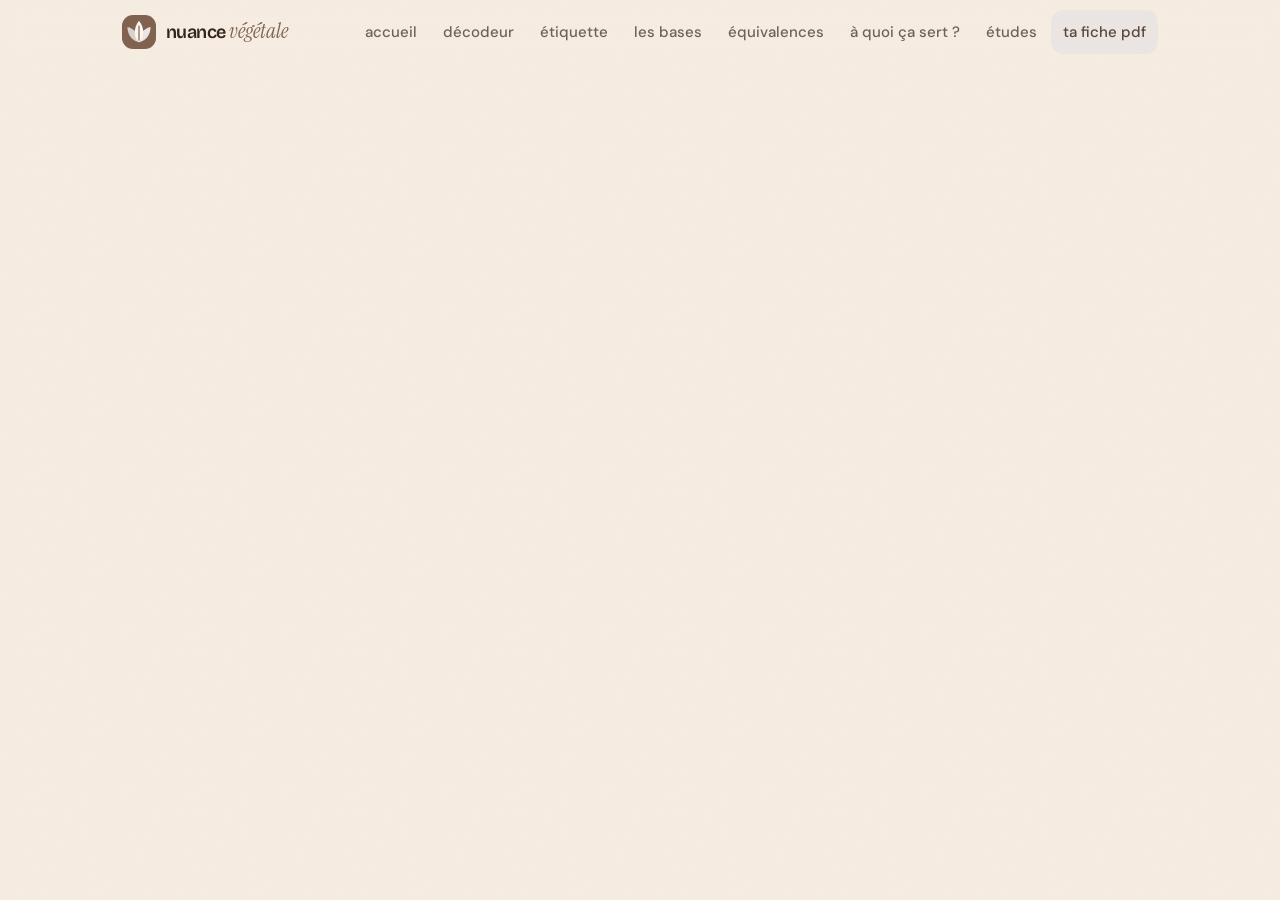
<file: fiche-frigo.html>
<!doctype html>
<html lang="fr">
<head>
  <meta charset="utf-8">
  <meta name="robots" content="noindex">
  <title>Ta fiche PDF — Nuance végétale</title>
  <meta http-equiv="refresh" content="0; url=ta-fiche-pdf.html">
  <link rel="canonical" href="ta-fiche-pdf.html">
</head>
<body>
  <p>La fiche frigo s’appelle maintenant <a href="ta-fiche-pdf.html">Ta fiche PDF</a>.</p>
</body>
</html>
</file>
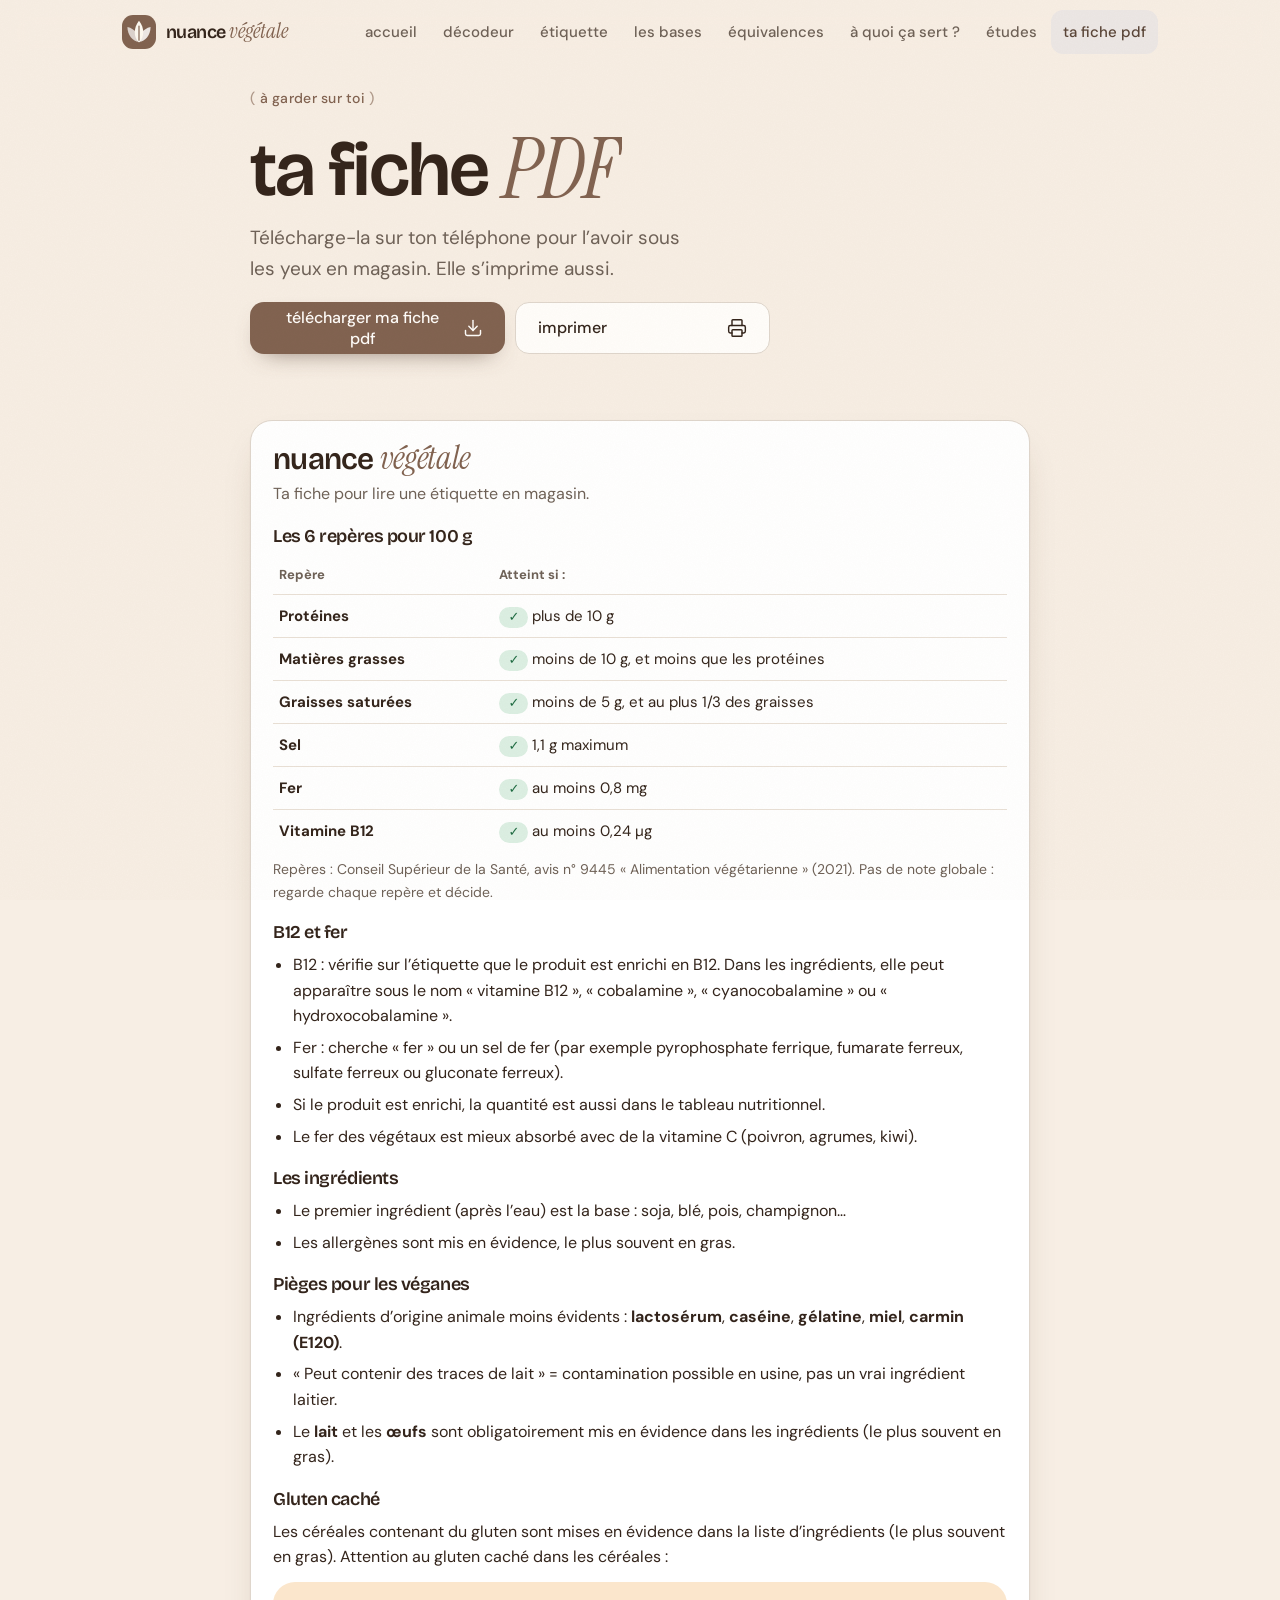
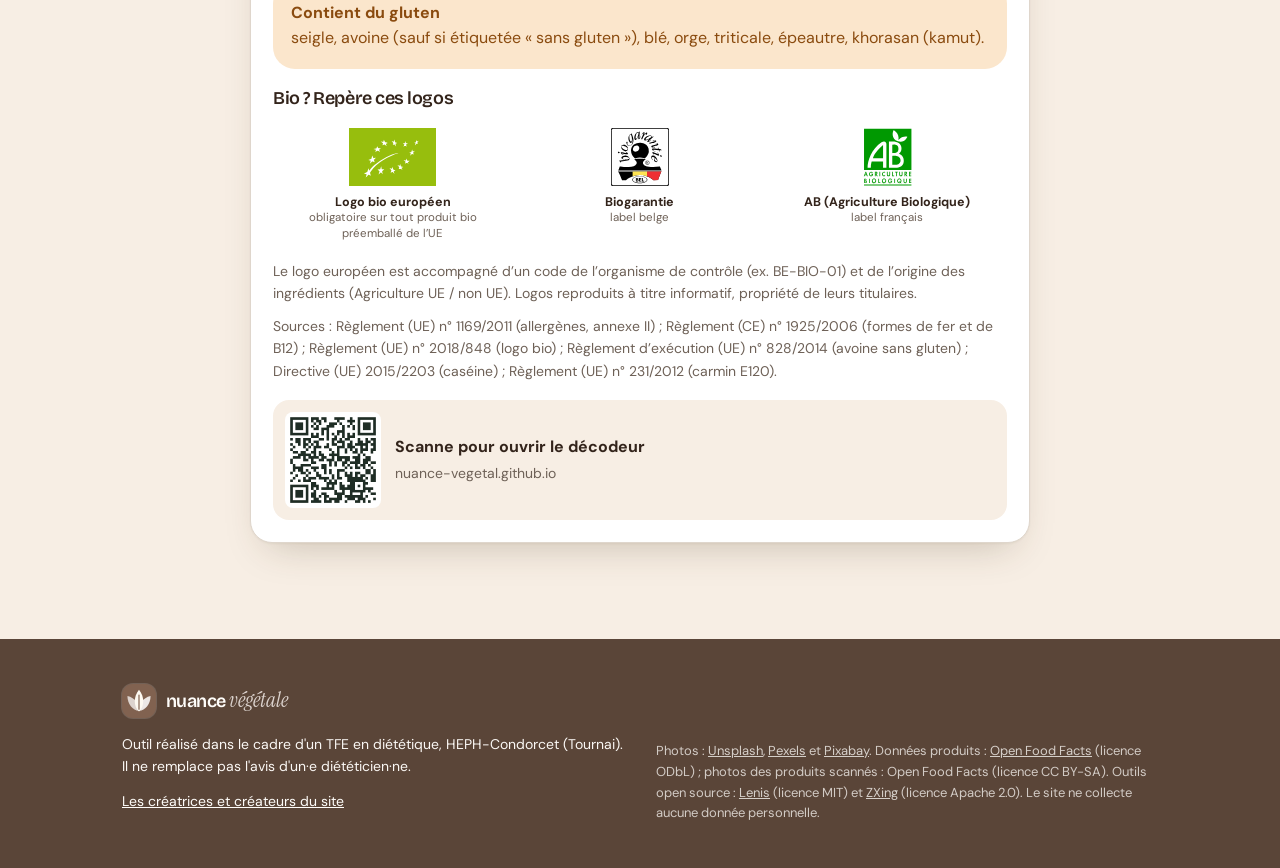
<file: ta-fiche-pdf.html>
<!doctype html>
<html lang="fr">
<head>
  <meta charset="utf-8">
  <meta name="viewport" content="width=device-width, initial-scale=1">
  <title>Ta fiche PDF — Nuance végétale</title>
  <meta name="description" content="Ta fiche PDF à garder sur ton téléphone pour lire l’étiquette d’une alternative végétale en magasin. Elle s’imprime aussi.">
  <meta name="theme-color" content="#F6EFE3">
  <meta name="color-scheme" content="only light">
  <link rel="icon" href="images/logo.svg" type="image/svg+xml">
  <script>document.documentElement.classList.add('js');setTimeout(function(){if(!document.querySelector('.titre-anime'))document.documentElement.classList.remove('js')},3000)</script>
  <script src="js/theme.js?v=20261036"></script>
  <link rel="stylesheet" href="css/polices.css?v=20261036">
  <link rel="stylesheet" href="css/style.css?v=20261036">
</head>
<body class="page-secondaire">

<header class="barre">
  <div class="barre-int">
    <a class="retour" href="index.html">
      <svg class="icone" viewBox="0 0 24 24" aria-hidden="true"><path d="m12 19-7-7 7-7"/><path d="M19 12H5"/></svg>
      Accueil
    </a>
    <a class="marque" href="index.html">
      <span class="logo"><svg class="logo-feuilles" viewBox="0 0 40 40" aria-hidden="true"><g transform="rotate(-38 20 33)"><path d="M20 33C13.5 27.5 13.5 16 20 8c6.5 8 6.5 19.5 0 25Z" fill="#9CC5A8"/></g><g transform="rotate(38 20 33)"><path d="M20 33C13.5 27.5 13.5 16 20 8c6.5 8 6.5 19.5 0 25Z" fill="#CFE3D3"/></g><path d="M20 34C12.5 27.5 12.5 14 20 5c7.5 9 7.5 22.5 0 29Z" fill="#FDF9F1"/><path d="M20 31V12" stroke="#2F6B4F" stroke-width="1.6" stroke-linecap="round"/></svg></span>
      <span class="nom-marque">nuance <em>végétale</em></span>
    </a>
    <nav class="nav" aria-label="Navigation principale">
      <a href="index.html">Accueil</a>
      <a href="decodeur.html">Décodeur</a>
      <a href="etiquette.html">Étiquette</a>
      <a href="bases.html">Les bases</a>
      <a href="equivalences.html">Équivalences</a>
      <a href="a-quoi-ca-sert.html">À quoi ça sert ?</a>
      <a href="etudes.html">Études</a>
      <a href="ta-fiche-pdf.html" aria-current="page">Ta fiche PDF</a>
    </nav>
  </div>
</header>

<div class="page">

  <main>
    <section class="accroche ne-pas-imprimer" style="max-width:780px;margin-inline:auto">
      <span class="surtitre" data-texte="s0.e1">à garder sur toi</span>
      <h1 data-texte="s1.e1">ta fiche <em class="serif">PDF</em></h1>
      <p class="intro" data-texte="s1.e2">Télécharge-la sur ton téléphone pour l’avoir sous les yeux en magasin. Elle s’imprime aussi.</p>
      <div class="boutons-fiche">
        <button type="button" class="bouton entre" id="telecharger">Télécharger ma fiche PDF <svg class="icone" viewBox="0 0 24 24" aria-hidden="true"><path d="M12 15V3"/><path d="M21 15v4a2 2 0 0 1-2 2H5a2 2 0 0 1-2-2v-4"/><path d="m7 10 5 5 5-5"/></svg></button>
        <button type="button" class="bouton entre secondaire-btn" id="imprimer">imprimer <svg class="icone" viewBox="0 0 24 24" aria-hidden="true"><path d="M6 18H4a2 2 0 0 1-2-2v-5a2 2 0 0 1 2-2h16a2 2 0 0 1 2 2v5a2 2 0 0 1-2 2h-2"/><path d="M6 9V3a1 1 0 0 1 1-1h10a1 1 0 0 1 1 1v6"/><rect x="6" y="14" width="12" height="8" rx="1"/></svg></button>
      </div>
      <p class="statut-pdf" id="statut-pdf" aria-live="polite"></p>
    </section>

    <article class="carte fiche-pdf revele" style="margin-top:28px">
      <h2 class="titre-fiche" data-texte="s2.e1">nuance <em class="serif">végétale</em></h2>
      <p class="secondaire" style="margin:0" id="fiche-sous-titre"></p>

      <h2 id="fiche-titre-reperes">Les 6 repères pour 100 g</h2>
      <table class="tableau-seuils">
        <thead>
          <tr><th scope="col" data-texte="s3.e1">Repère</th><th scope="col" id="fiche-intro-reperes">Atteint si…</th></tr>
        </thead>
        <tbody id="seuils"></tbody>
      </table>
      <p class="petit secondaire" style="margin:6px 0 0" id="references"></p>

      <div id="fiche-sections"></div>

      <h2 id="fiche-titre-bio">Bio ? Repère ces logos</h2>
      <div class="labels-bio labels-fiche">
        <figure><img src="images/labels/bio-europeen.svg" alt="Logo bio européen"><figcaption><b data-texte="s4.e1">Logo bio européen</b><span data-texte="s4.e2">obligatoire sur tout produit bio préemballé de l’UE</span></figcaption></figure>
        <figure><img src="images/labels/biogarantie.svg" alt="Biogarantie"><figcaption><b data-texte="s4.e3">Biogarantie</b><span data-texte="s4.e4">label belge</span></figcaption></figure>
        <figure><img src="images/labels/ab-agriculture-biologique.svg" alt="AB (Agriculture Biologique)"><figcaption><b data-texte="s4.e5">AB (Agriculture Biologique)</b><span data-texte="s4.e6">label français</span></figcaption></figure>
      </div>
      <p class="petit secondaire" style="margin:8px 0 0" id="fiche-note-bio"></p>

      <p class="petit secondaire" id="fiche-sources" style="margin:10px 0 0"></p>

      <div class="qr-fiche">
        <img src="images/qr-decodeur.png" alt="QR code vers le décodeur" width="96" height="96">
        <p><b id="fiche-titre-qr">Scanne pour ouvrir le décodeur</b><br><span class="petit secondaire">nuance-vegetal.github.io</span></p>
      </div>
    </article>
  </main>
</div>

<footer class="pied">
  <div class="pied-int">
    <div>
      <a class="marque" href="index.html">
        <span class="logo"><svg class="logo-feuilles" viewBox="0 0 40 40" aria-hidden="true"><g transform="rotate(-38 20 33)"><path d="M20 33C13.5 27.5 13.5 16 20 8c6.5 8 6.5 19.5 0 25Z" fill="#9CC5A8"/></g><g transform="rotate(38 20 33)"><path d="M20 33C13.5 27.5 13.5 16 20 8c6.5 8 6.5 19.5 0 25Z" fill="#CFE3D3"/></g><path d="M20 34C12.5 27.5 12.5 14 20 5c7.5 9 7.5 22.5 0 29Z" fill="#FDF9F1"/><path d="M20 31V12" stroke="#2F6B4F" stroke-width="1.6" stroke-linecap="round"/></svg></span>
      <span class="nom-marque">nuance <em>végétale</em></span>
      </a>
      <p data-texte="commun:pied.e1">Outil réalisé dans le cadre d'un TFE en diététique, HEPH-Condorcet (Tournai). Il ne remplace pas l'avis d'un·e diététicien·ne.</p>
      <p data-texte="commun:pied.e2"><a href="createurs.html">Les créatrices et créateurs du site</a></p>
    </div>
    <p class="credits" data-texte="commun:pied.e3">Photos : <a href="https://unsplash.com">Unsplash</a>, <a href="https://www.pexels.com">Pexels</a> et <a href="https://pixabay.com">Pixabay</a>. Données produits : <a href="https://world.openfoodfacts.org">Open Food Facts</a> (licence ODbL). Aucune donnée personnelle n'est collectée.</p>
  </div>
</footer>

<script src="js/config.js?v=20261036"></script>
<script src="js/commun.js?v=20261036"></script>
<script src="js/textes.js?v=20261036"></script>
<script src="js/menu.js?v=20261036"></script>
<script src="js/vendor/lenis.min.js?v=20261036"></script>
<script src="js/evaluation.js?v=20261036"></script>
<script src="js/fiche-pdf.js?v=20261036"></script>
<script src="js/animations.js?v=20261036"></script>
<script>
  (async function () {
    let C, T;
    try { [C, T] = await Promise.all([chargerReglages(), chargerDonnees('donnees/fiche-pdf.json')]); } catch (e) {
      document.getElementById('statut-pdf').textContent = 'La fiche n’a pas pu être chargée. Recharge la page.';
      return;
    }
    // Textes de la fiche : donnees/fiche-pdf.json (Pages CMS → « Fiche PDF »), les mêmes pour la page et le PDF
    const $ = (id) => document.getElementById(id);
    const remplirTexte = (id, t) => { if (t) $(id).textContent = t; };
    remplirTexte('fiche-sous-titre', T.sousTitre);
    remplirTexte('fiche-titre-reperes', T.titreReperes);
    remplirTexte('fiche-intro-reperes', T.introReperes);
    remplirTexte('fiche-titre-bio', T.titreBio);
    remplirTexte('fiche-note-bio', T.noteBio);
    remplirTexte('fiche-titre-qr', T.titreQr);
    remplirTexte('fiche-sources', T.sources);
    $('fiche-sections').innerHTML = (T.sections || []).map((sec) => {
      const e = sec.encadre || {};
      const points = (sec.points || []).filter(Boolean);
      return (sec.titre ? '<h2>' + echapper(sec.titre) + '</h2>' : '') +
        (sec.texte ? '<p style="margin:6px 0">' + enLigne(sec.texte) + '</p>' : '') +
        (points.length ? '<ul class="liste-fiche">' + points.map((p) => '<li>' + enLigne(p) + '</li>').join('') + '</ul>' : '') +
        (e.texte ? '<div class="encart ' + (e.couleur === 'orange' ? 'orange' : 'bleu') + '">' + (e.titre ? '<b>' + echapper(e.titre) + '</b><br>' : '') + enLigne(e.texte) + '</div>' : '');
    }).join('');
    const S = Object.assign({}, NuanceEvaluation.CSS, C.css || {});
    document.getElementById('seuils').innerHTML = NuanceEvaluation.listeReperes(S)
      .map(([nom, seuil]) => `<tr><th scope="row">${nom}</th><td><span class="pastille vert sans-point">✓</span> ${seuil}</td></tr>`).join('');
    document.getElementById('references').textContent = 'Repères : ' + S.reference + '.' + (T.noteReperes ? ' ' + T.noteReperes : '');

    document.getElementById('imprimer').addEventListener('click', () => window.print());

    const bouton = document.getElementById('telecharger');
    const statut = document.getElementById('statut-pdf');
    bouton.addEventListener('click', async () => {
      bouton.disabled = true;
      statut.textContent = 'Préparation de ta fiche…';
      try {
        await FichePDF.telecharger(C, T);
        statut.textContent = 'C’est prêt : ta fiche est dans tes téléchargements.';
      } catch (e) {
        console.error(e);
        statut.textContent = 'Le PDF n’a pas pu être créé. Réessaie, ou utilise « imprimer » puis « Enregistrer en PDF ».';
      } finally {
        bouton.disabled = false;
      }
    });
  })();
</script>
</body>
</html>
</file>
<file: css/polices.css>
/* Polices hébergées sur le site (licence SIL Open Font License) : aucune requête vers Google. */
/* latin-ext */
@font-face {
  font-family: 'DM Sans';
  font-style: normal;
  font-weight: 400;
  font-display: swap;
  src: url(../fonts/DMSans-normal-400-latin-ext.woff2) format('woff2');
  unicode-range: U+0100-02BA, U+02BD-02C5, U+02C7-02CC, U+02CE-02D7, U+02DD-02FF, U+0304, U+0308, U+0329, U+1D00-1DBF, U+1E00-1E9F, U+1EF2-1EFF, U+2020, U+20A0-20AB, U+20AD-20C4, U+2113, U+2C60-2C7F, U+A720-A7FF;
}
/* latin */
@font-face {
  font-family: 'DM Sans';
  font-style: normal;
  font-weight: 400;
  font-display: swap;
  src: url(../fonts/DMSans-normal-400-latin.woff2) format('woff2');
  unicode-range: U+0000-00FF, U+0131, U+0152-0153, U+02BB-02BC, U+02C6, U+02DA, U+02DC, U+0304, U+0308, U+0329, U+2000-206F, U+20AC, U+2122, U+2191, U+2193, U+2212, U+2215, U+FEFF, U+FFFD;
}
/* latin-ext */
@font-face {
  font-family: 'DM Sans';
  font-style: normal;
  font-weight: 500;
  font-display: swap;
  src: url(../fonts/DMSans-normal-400-latin-ext.woff2) format('woff2');
  unicode-range: U+0100-02BA, U+02BD-02C5, U+02C7-02CC, U+02CE-02D7, U+02DD-02FF, U+0304, U+0308, U+0329, U+1D00-1DBF, U+1E00-1E9F, U+1EF2-1EFF, U+2020, U+20A0-20AB, U+20AD-20C4, U+2113, U+2C60-2C7F, U+A720-A7FF;
}
/* latin */
@font-face {
  font-family: 'DM Sans';
  font-style: normal;
  font-weight: 500;
  font-display: swap;
  src: url(../fonts/DMSans-normal-400-latin.woff2) format('woff2');
  unicode-range: U+0000-00FF, U+0131, U+0152-0153, U+02BB-02BC, U+02C6, U+02DA, U+02DC, U+0304, U+0308, U+0329, U+2000-206F, U+20AC, U+2122, U+2191, U+2193, U+2212, U+2215, U+FEFF, U+FFFD;
}
/* latin-ext */
@font-face {
  font-family: 'DM Sans';
  font-style: normal;
  font-weight: 700;
  font-display: swap;
  src: url(../fonts/DMSans-normal-400-latin-ext.woff2) format('woff2');
  unicode-range: U+0100-02BA, U+02BD-02C5, U+02C7-02CC, U+02CE-02D7, U+02DD-02FF, U+0304, U+0308, U+0329, U+1D00-1DBF, U+1E00-1E9F, U+1EF2-1EFF, U+2020, U+20A0-20AB, U+20AD-20C4, U+2113, U+2C60-2C7F, U+A720-A7FF;
}
/* latin */
@font-face {
  font-family: 'DM Sans';
  font-style: normal;
  font-weight: 700;
  font-display: swap;
  src: url(../fonts/DMSans-normal-400-latin.woff2) format('woff2');
  unicode-range: U+0000-00FF, U+0131, U+0152-0153, U+02BB-02BC, U+02C6, U+02DA, U+02DC, U+0304, U+0308, U+0329, U+2000-206F, U+20AC, U+2122, U+2191, U+2193, U+2212, U+2215, U+FEFF, U+FFFD;
}
/* latin-ext */
@font-face {
  font-family: 'Instrument Serif';
  font-style: italic;
  font-weight: 400;
  font-display: swap;
  src: url(../fonts/InstrumentSerif-italic-400-latin-ext.woff2) format('woff2');
  unicode-range: U+0100-02BA, U+02BD-02C5, U+02C7-02CC, U+02CE-02D7, U+02DD-02FF, U+0304, U+0308, U+0329, U+1D00-1DBF, U+1E00-1E9F, U+1EF2-1EFF, U+2020, U+20A0-20AB, U+20AD-20C4, U+2113, U+2C60-2C7F, U+A720-A7FF;
}
/* latin */
@font-face {
  font-family: 'Instrument Serif';
  font-style: italic;
  font-weight: 400;
  font-display: swap;
  src: url(../fonts/InstrumentSerif-italic-400-latin.woff2) format('woff2');
  unicode-range: U+0000-00FF, U+0131, U+0152-0153, U+02BB-02BC, U+02C6, U+02DA, U+02DC, U+0304, U+0308, U+0329, U+2000-206F, U+20AC, U+2122, U+2191, U+2193, U+2212, U+2215, U+FEFF, U+FFFD;
}
/* latin-ext */
@font-face {
  font-family: 'Instrument Serif';
  font-style: normal;
  font-weight: 400;
  font-display: swap;
  src: url(../fonts/InstrumentSerif-normal-400-latin-ext.woff2) format('woff2');
  unicode-range: U+0100-02BA, U+02BD-02C5, U+02C7-02CC, U+02CE-02D7, U+02DD-02FF, U+0304, U+0308, U+0329, U+1D00-1DBF, U+1E00-1E9F, U+1EF2-1EFF, U+2020, U+20A0-20AB, U+20AD-20C4, U+2113, U+2C60-2C7F, U+A720-A7FF;
}
/* latin */
@font-face {
  font-family: 'Instrument Serif';
  font-style: normal;
  font-weight: 400;
  font-display: swap;
  src: url(../fonts/InstrumentSerif-normal-400-latin.woff2) format('woff2');
  unicode-range: U+0000-00FF, U+0131, U+0152-0153, U+02BB-02BC, U+02C6, U+02DA, U+02DC, U+0304, U+0308, U+0329, U+2000-206F, U+20AC, U+2122, U+2191, U+2193, U+2212, U+2215, U+FEFF, U+FFFD;
}
/* latin-ext */
@font-face {
  font-family: 'Bricolage Grotesque';
  font-style: normal;
  font-weight: 200 800;
  font-stretch: 100%;
  font-display: swap;
  src: url(../fonts/BricolageGrotesque-variable-latin-ext.woff2) format('woff2');
  unicode-range: U+0100-02BA, U+02BD-02C5, U+02C7-02CC, U+02CE-02D7, U+02DD-02FF, U+0304, U+0308, U+0329, U+1D00-1DBF, U+1E00-1E9F, U+1EF2-1EFF, U+2020, U+20A0-20AB, U+20AD-20C4, U+2113, U+2C60-2C7F, U+A720-A7FF;
}
/* latin */
@font-face {
  font-family: 'Bricolage Grotesque';
  font-style: normal;
  font-weight: 200 800;
  font-stretch: 100%;
  font-display: swap;
  src: url(../fonts/BricolageGrotesque-variable-latin.woff2) format('woff2');
  unicode-range: U+0000-00FF, U+0131, U+0152-0153, U+02BB-02BC, U+02C6, U+02DA, U+02DC, U+0304, U+0308, U+0329, U+2000-206F, U+20AC, U+2122, U+2191, U+2193, U+2212, U+2215, U+FEFF, U+FFFD;
}
</file>
<file: css/style.css>
/* ============ Nuance végétale — beige + sauge, version premium ============ */

:root {
  /* Le site a un seul thème clair, réglé pour être lisible : on empêche le navigateur de l’inverser en mode sombre */
  color-scheme: only light;
  --fond: #F6EFE3;
  --fond-2: #EFE5D3;
  --carte: #FDF9F1;
  --contour: #E6DAC4;
  --contour-doux: #EFE6D4;
  --pastille: #EDE3D0;
  --pastille-texte: #5A4A2E;

  --texte: #1F2D25;
  --texte-2: #4A574E;
  --principal: #2F6B4F;
  --principal-survol: #1F4A36;
  --sauge-clair: #DCE8DC;
  --sur-fonce: #BFE3C9;
  --contour-fort: color-mix(in srgb, var(--contour) 82%, var(--texte));

  --vert-fond: #DCEFE3;   --vert-texte: #1E6B42;
  --orange-fond: #FBE6CC; --orange-texte: #8A4B0F;
  --rouge-fond: #F8D9D4;  --rouge-texte: #9B2C1C;
  --lilas-fond: #E6E1F3;  --lilas-texte: #3E2F6B;
  --bleu-fond: #E3EEF2;   --bleu-texte: #1E4350;
  --rose-fond: #F7DDE4;   --rose-texte: #8A2C48;

  --r-carte: 22px;
  --r-bouton: 14px;
  --r-pastille: 999px;

  --ombre: 0 1px 2px rgba(70, 52, 20, .05), 0 18px 40px -18px rgba(70, 52, 20, .28);
  --ombre-douce: 0 1px 2px rgba(70, 52, 20, .04), 0 10px 24px -14px rgba(70, 52, 20, .2);
  --courbe: cubic-bezier(.2, .7, .2, 1);

  --police-titre: 'Bricolage Grotesque', system-ui, sans-serif;
  --police-texte: 'DM Sans', system-ui, sans-serif;
  --police-accent: 'Instrument Serif', Georgia, serif;
}


/* ============ Thèmes de couleurs (choisis dans Pages CMS → donnees/theme.json) ============ */
[data-theme="terracotta"] {
  --fond: #F7EEE6; --fond-2: #F0E2D6; --carte: #FDF8F3;
  --contour: #E9D5C5; --contour-doux: #F1E3D7;
  --pastille: #F0E0D2; --pastille-texte: #6B3E26;
  --texte: #2E211B; --texte-2: #5E4A40;
  --principal: #9C4325; --principal-survol: #73301A;
  --sauge-clair: #F6DCCF; --sur-fonce: #F4C7B2;
}
[data-theme="lavande"] {
  --fond: #F3F0F6; --fond-2: #EAE5F0; --carte: #FBF9FD;
  --contour: #DDD5E8; --contour-doux: #E9E3F1;
  --pastille: #E7E1EF; --pastille-texte: #4A3F63;
  --texte: #221E2E; --texte-2: #534C62;
  --principal: #5B4B8A; --principal-survol: #40336A;
  --sauge-clair: #E6E0F4; --sur-fonce: #D4CCF2;
}
[data-theme="ocean"] {
  --fond: #EEF3F3; --fond-2: #E2ECEC; --carte: #F9FCFC;
  --contour: #D2E0E1; --contour-doux: #E1EBEC;
  --pastille: #E0EAEA; --pastille-texte: #2F4A50;
  --texte: #17262B; --texte-2: #44585E;
  --principal: #1F5F75; --principal-survol: #144556;
  --sauge-clair: #D6E9EE; --sur-fonce: #BDE3EE;
}
[data-theme="olive"] {
  --fond: #F5F2E4; --fond-2: #ECE7D2; --carte: #FCFAF1;
  --contour: #E2DCC1; --contour-doux: #ECE7D3;
  --pastille: #ECE5CC; --pastille-texte: #565024;
  --texte: #24261A; --texte-2: #535543;
  --principal: #58641C; --principal-survol: #3F4811;
  --sauge-clair: #E7EBCB; --sur-fonce: #DDE6A8;
}
[data-theme="framboise"] {
  --fond: #F8F0F0; --fond-2: #F1E4E4; --carte: #FDF8F8;
  --contour: #EBD6D9; --contour-doux: #F2E4E6;
  --pastille: #F1E1E3; --pastille-texte: #6A3A47;
  --texte: #2B1D22; --texte-2: #5D4950;
  --principal: #953A59; --principal-survol: #6E2741;
  --sauge-clair: #F6DDE5; --sur-fonce: #F5C9D7;
}
[data-theme="cacao"] {
  --fond: #F4EBE0; --fond-2: #ECDFCF; --carte: #FBF6EF;
  --contour: #E3D3C0; --contour-doux: #EDE1D3;
  --pastille: #EEE1D1; --pastille-texte: #5E4433;
  --texte: #33241B; --texte-2: #66513F;
  --principal: #74482F; --principal-survol: #583624;
  --sauge-clair: #EEDCCB; --sur-fonce: #EBD3BE;
}
/* Le logo suit le thème */
.logo-feuilles g:nth-of-type(1) path { fill: var(--sur-fonce); }
.logo-feuilles g:nth-of-type(2) path { fill: var(--sauge-clair); }
.logo-feuilles path[stroke] { stroke: var(--principal); }


*, *::before, *::after { box-sizing: border-box; }
html { -webkit-text-size-adjust: 100%; scroll-behavior: smooth; }

body {
  margin: 0;
  background: var(--fond);
  color: var(--texte);
  font-family: var(--police-texte);
  font-size: 16px;
  line-height: 1.6;
  -webkit-font-smoothing: antialiased;
  overflow-x: hidden;
}

/* Grain papier, très léger */
body::before {
  content: ""; position: fixed; inset: 0; z-index: 100; pointer-events: none; opacity: .35;
  background-image: url("data:image/svg+xml,%3Csvg xmlns='http://www.w3.org/2000/svg' width='160' height='160'%3E%3Cfilter id='n'%3E%3CfeTurbulence type='fractalNoise' baseFrequency='.85' numOctaves='3' stitchTiles='stitch'/%3E%3CfeColorMatrix values='0 0 0 0 .35 0 0 0 0 .27 0 0 0 0 .12 0 0 0 .09 0'/%3E%3C/filter%3E%3Crect width='100%25' height='100%25' filter='url(%23n)'/%3E%3C/svg%3E");
}

img { max-width: 100%; display: block; }

.page {
  max-width: 560px;
  margin: 0 auto;
  padding: 0 16px 24px;
}

h1, h2, h3 {
  font-family: var(--police-titre);
  font-weight: 600;
  letter-spacing: -0.025em;
  line-height: 1.05;
  margin: 0 0 10px;
  text-wrap: balance;
}
h1 { font-size: clamp(40px, 11.5vw, 54px); }
h2 { font-size: clamp(30px, 8vw, 40px); margin-top: 72px; }
h3 { font-size: 19px; letter-spacing: -0.015em; }

p { margin: 0 0 12px; }
.secondaire { color: var(--texte-2); }
.petit { font-size: 14px; }
.surtitre {
  display: inline-block; font-size: 13px; font-weight: 700; letter-spacing: .08em;
  text-transform: uppercase; color: var(--principal); margin-bottom: 8px;
}

a { color: var(--principal); }
a:hover { color: var(--principal-survol); }

:focus-visible { outline: 3px solid var(--principal); outline-offset: 3px; border-radius: 8px; }

.sr-only {
  position: absolute; width: 1px; height: 1px; padding: 0; margin: -1px;
  overflow: hidden; clip: rect(0 0 0 0); white-space: nowrap; border: 0;
}

.icone {
  width: 20px; height: 20px; flex: none;
  fill: none; stroke: currentColor; stroke-width: 1.75;
  stroke-linecap: round; stroke-linejoin: round;
}

/* ---------- Barre du haut ---------- */
.barre {
  position: sticky; top: 0; z-index: 50;
  background: color-mix(in srgb, var(--fond) 82%, transparent);
  -webkit-backdrop-filter: saturate(1.4) blur(14px);
  backdrop-filter: saturate(1.4) blur(14px);
  border-bottom: 1px solid transparent;
  transition: border-color .3s, box-shadow .3s;
}
.barre.defile { border-bottom-color: var(--contour); box-shadow: 0 8px 24px -20px rgba(70, 52, 20, .5); }
.barre-int {
  max-width: 1100px; margin: 0 auto; padding: 8px 16px;
  display: flex; align-items: center; gap: 12px; min-height: 64px;
}
.marque {
  display: inline-flex; align-items: center; gap: 10px; min-height: 44px;
  font-family: var(--police-titre); font-weight: 600; font-size: 18px; letter-spacing: -.02em;
  color: var(--texte); text-decoration: none; margin-right: auto;
}
.marque .logo {
  display: grid; place-items: center; width: 34px; height: 34px; border-radius: 11px;
  background: var(--principal); color: var(--carte);
  transition: transform .4s var(--courbe);
}
.marque:hover .logo { transform: rotate(-8deg) scale(1.05); }
.marque .logo .icone { width: 18px; height: 18px; }
.page-secondaire .marque { margin-right: 0; margin-left: auto; font-size: 16px; }

.retour {
  display: inline-flex; align-items: center; gap: 6px;
  min-height: 44px; padding: 0 14px 0 10px;
  background: var(--carte); border: 1px solid var(--contour);
  border-radius: var(--r-bouton);
  color: var(--texte); text-decoration: none; font-weight: 500; font-size: 15px;
  transition: border-color .2s, color .2s, transform .2s var(--courbe);
}
.retour:hover { border-color: var(--principal); color: var(--principal); }
.retour:hover .icone { transform: translateX(-2px); }
.retour .icone { transition: transform .2s var(--courbe); }

.nav { display: none; }

/* ---------- Boutons ---------- */
.bouton {
  position: relative; overflow: hidden; isolation: isolate;
  display: inline-flex; align-items: center; justify-content: center; gap: 10px;
  min-height: 52px; padding: 0 22px;
  background: var(--principal); color: var(--carte);
  border: 0; border-radius: var(--r-bouton);
  font: 500 16px var(--police-texte);
  text-decoration: none; cursor: pointer;
  transition: background .25s, transform .25s var(--courbe), box-shadow .25s;
  box-shadow: 0 10px 24px -14px color-mix(in srgb, var(--principal-survol) 80%, transparent);
}
.bouton::after {
  content: ""; position: absolute; inset: 0; z-index: -1;
  background: linear-gradient(110deg, transparent 30%, rgba(255, 255, 255, .22) 50%, transparent 70%);
  transform: translateX(-120%); transition: transform .7s var(--courbe);
}
.bouton:hover { background: var(--principal-survol); color: var(--carte); transform: translateY(-1px); }
.bouton:hover::after { transform: translateX(120%); }
.bouton:active { transform: translateY(0) scale(.985); }
.bouton.large { width: 100%; }
.bouton.entre { justify-content: space-between; }
.bouton .icone-fleche { transition: transform .25s var(--courbe); }
.bouton:hover .icone-fleche { transform: translateX(3px); }
.bouton.secondaire-btn {
  background: var(--carte); color: var(--texte); border: 1px solid var(--contour); box-shadow: none;
}
.bouton.secondaire-btn:hover { border-color: var(--principal); color: var(--principal); }
.boutons { display: grid; gap: 10px; margin-top: 18px; }

/* ---------- Cartes et encarts ---------- */
.carte {
  background: var(--carte);
  border: 1px solid var(--contour);
  border-radius: var(--r-carte);
  padding: 18px;
  margin-top: 12px;
}
.encart { border-radius: var(--r-carte); padding: 18px; margin-top: 12px; }
.encart h3 { font-size: 17px; }
.encart.lilas { background: var(--lilas-fond); color: var(--lilas-texte); }
.encart.bleu { background: var(--bleu-fond); color: var(--bleu-texte); }
.encart.orange { background: var(--orange-fond); color: var(--orange-texte); }
.encart.lilas a, .encart.bleu a { color: inherit; }

/* ---------- Pastilles (feux) ---------- */
.pastille {
  display: inline-flex; align-items: center; gap: 6px; padding: 4px 12px;
  border-radius: var(--r-pastille);
  font-size: 14px; font-weight: 500; white-space: nowrap; line-height: 1.3;
}
.pastille::before {
  content: ""; width: 7px; height: 7px; border-radius: 50%; background: currentColor; opacity: .75;
}
.pastille.sans-point::before { display: none; }
.pastille.vert { background: var(--vert-fond); color: var(--vert-texte); }
.pastille.orange { background: var(--orange-fond); color: var(--orange-texte); }
.pastille.rouge { background: var(--rouge-fond); color: var(--rouge-texte); }
.pastille.gris { background: var(--pastille); color: var(--pastille-texte); }
.pastille.gris::before { opacity: .4; }
.pastille.lilas { background: var(--lilas-fond); color: var(--lilas-texte); }
.pastille.bleu { background: var(--bleu-fond); color: var(--bleu-texte); }
.pastille.rose { background: var(--rose-fond); color: var(--rose-texte); }
.pastille.pop { animation: pop .45s var(--courbe); }
@keyframes pop {
  0% { transform: scale(.7); opacity: .3; }
  60% { transform: scale(1.08); opacity: 1; }
  100% { transform: scale(1); }
}

.ligne {
  display: flex; justify-content: space-between; align-items: center; gap: 12px;
  padding: 12px 0;
  border-top: 1px solid var(--contour-doux);
}
.ligne:first-child { border-top: 0; }

/* ---------- Photos ---------- */
.photo {
  position: relative; overflow: hidden; border-radius: 28px; background: var(--fond-2);
}
.photo img { width: 100%; height: 100%; object-fit: cover; }
.photo.zoom img { transition: transform 1.2s var(--courbe); }
.photo.zoom:hover img, a:hover .photo.zoom img { transform: scale(1.05); }

/* ---------- Accueil : accroche ---------- */
.accroche { padding: 20px 0 8px; }
.accroche h1 { margin-top: 14px; }
.accroche .intro { font-size: 17px; color: var(--texte-2); max-width: 34ch; }
.surligne {
  background: linear-gradient(transparent 62%, var(--sauge-clair) 62%, var(--sauge-clair) 92%, transparent 92%);
  background-repeat: no-repeat; background-size: 100% 100%;
}

.accroche-visuel { position: relative; margin-top: 22px; }
.accroche-visuel .photo { aspect-ratio: 5 / 5.4; box-shadow: var(--ombre); }
.flottant {
  position: absolute; display: flex; align-items: center; gap: 10px;
  padding: 10px 14px; border-radius: 16px;
  background: color-mix(in srgb, var(--carte) 88%, transparent);
  -webkit-backdrop-filter: blur(10px); backdrop-filter: blur(10px);
  border: 1px solid rgba(255, 255, 255, .6);
  box-shadow: var(--ombre-douce);
  font-size: 14px; font-weight: 500;
  animation: flotte 6s ease-in-out infinite;
}
.flottant.f1 { left: -6px; bottom: 22%; }
.flottant.f2 { right: -6px; top: 12%; animation-delay: -3s; }
.flottant.f3 { right: 10%; bottom: -14px; animation-delay: -1.5s; }
@keyframes flotte {
  0%, 100% { transform: translateY(0); }
  50% { transform: translateY(-8px); }
}

/* Bandeau défilant des chiffres */
.defilant {
  margin: 40px -16px 0; padding: 14px 0; overflow: hidden;
  border-block: 1px solid var(--contour);
  -webkit-mask-image: linear-gradient(90deg, transparent, #000 10%, #000 90%, transparent);
  mask-image: linear-gradient(90deg, transparent, #000 10%, #000 90%, transparent);
}
.defilant-piste { display: flex; width: max-content; animation: defile 38s linear infinite; }
.defilant:hover .defilant-piste { animation-play-state: paused; }
.defilant-piste span {
  display: inline-flex; align-items: center; gap: 14px; padding-right: 14px;
  font-family: var(--police-titre); font-weight: 600; font-size: 20px; letter-spacing: -.02em; white-space: nowrap;
}
.defilant-piste span::after { content: ""; width: 8px; height: 8px; border-radius: 50%; background: var(--principal); opacity: .5; }
.defilant-piste em { font-style: normal; color: var(--principal); }
@keyframes defile { to { transform: translateX(-50%); } }

/* Chiffres clés */
.chiffres { display: grid; grid-template-columns: 1fr 1fr; gap: 10px; margin-top: 16px; }
.chiffre-carte {
  background: var(--carte); border: 1px solid var(--contour); border-radius: var(--r-carte);
  padding: 16px;
}
.chiffre-carte.mis-en-avant { grid-column: 1 / -1; background: var(--principal); border-color: var(--principal); color: var(--carte); }
.chiffre-carte strong {
  display: block; font-family: var(--police-titre); font-weight: 600; font-size: 40px; line-height: 1;
  letter-spacing: -.03em; color: var(--principal); margin-bottom: 6px; font-variant-numeric: tabular-nums;
}
.chiffre-carte.mis-en-avant strong { font-size: 56px; color: var(--carte); }
.chiffre-carte p { margin: 0; font-size: 15px; }

/* 5 coups d'œil */
.coups { list-style: none; padding: 0; margin: 16px 0 0; counter-reset: coup; display: grid; gap: 10px; }
.coups li {
  counter-increment: coup; position: relative; overflow: hidden;
  background: var(--carte); border: 1px solid var(--contour);
  border-radius: var(--r-carte); padding: 18px 18px 18px 74px;
  transition: transform .35s var(--courbe), box-shadow .35s, border-color .35s;
}
.coups li:hover { transform: translateY(-3px); box-shadow: var(--ombre-douce); border-color: var(--contour-fort); }
.coups li::before {
  content: counter(coup);
  position: absolute; left: 18px; top: 18px;
  display: grid; place-items: center;
  width: 40px; height: 40px; border-radius: 13px;
  background: var(--principal); color: var(--carte);
  font-family: var(--police-titre); font-weight: 600; font-size: 18px;
}
.coups strong { display: block; font-size: 17px; margin-bottom: 2px; }
.coups p { margin: 0; font-size: 15px; color: var(--texte-2); }

/* Liens vers les autres pages, avec photo */
.liens { display: grid; grid-template-columns: 1fr 1fr; gap: 10px; margin-top: 16px; }
.lien-photo {
  display: flex; flex-direction: column; gap: 10px;
  padding: 8px 8px 14px; border-radius: var(--r-carte);
  background: var(--carte); border: 1px solid var(--contour);
  color: var(--texte); text-decoration: none;
  transition: transform .35s var(--courbe), box-shadow .35s;
}
.lien-photo:hover { color: var(--texte); transform: translateY(-3px); box-shadow: var(--ombre-douce); }
.lien-photo .photo { aspect-ratio: 4 / 3; border-radius: 16px; }
.lien-photo b { padding: 0 6px; font-size: 16px; line-height: 1.25; }
.lien-photo span { padding: 0 6px; font-size: 14px; color: var(--texte-2); line-height: 1.4; }
.lien-photo.lilas { background: var(--lilas-fond); border-color: transparent; }
.lien-photo.lilas b, .lien-photo.lilas span { color: var(--lilas-texte); }
.lien-photo.bleu { background: var(--bleu-fond); border-color: transparent; }
.lien-photo.bleu b, .lien-photo.bleu span { color: var(--bleu-texte); }

.bloc-assiette { display: grid; gap: 12px; margin-top: 16px; }
.bloc-assiette .photo { aspect-ratio: 16 / 10; }

/* ---------- Étiquette (interactive et décortiquée) ---------- */
.etiquette {
  position: relative;
  background: #fff;
  border: 1px solid var(--contour);
  border-radius: 18px;
  padding: 20px;
  margin-top: 14px;
  font-size: 15px;
  box-shadow: var(--ombre);
}
.etiquette::before {
  content: ""; position: absolute; inset: 7px; border: 1px dashed var(--contour); border-radius: 13px; pointer-events: none;
}
.etiquette .nom-produit { font-family: var(--police-titre); font-weight: 600; font-size: 22px; letter-spacing: -.02em; }
.etiquette .titre-bloc {
  font-weight: 700; font-size: 12px; text-transform: uppercase; letter-spacing: .08em;
  color: var(--texte-2); margin: 16px 0 6px;
}
.etiquette .ingredients { line-height: 2.1; margin: 0; }

.zone {
  font: inherit; color: inherit; text-align: left;
  background: transparent; border: 2px solid transparent;
  border-radius: 8px; padding: 0 3px; margin: 0 -1px;
  cursor: pointer;
  text-decoration: underline dotted var(--principal) 2px;
  text-underline-offset: 4px;
  transition: background .2s, border-color .2s;
}
.zone:hover { background: var(--vert-fond); }
.zone[aria-pressed="true"] { border-color: var(--principal); background: var(--vert-fond); text-decoration: none; }

.tableau-nutri { width: 100%; border-collapse: collapse; }
.tableau-nutri td { padding: 0; border-top: 1px solid var(--contour-doux); }
.tableau-nutri td:last-child { text-align: right; padding-right: 6px; }
.tableau-nutri tr.sous td:first-child { padding-left: 14px; }
.tableau-nutri td.valeur { padding: 10px 6px; }
.tableau-nutri tr:not(:has(.zone)) td:first-child { padding: 10px 6px; }
.tableau-nutri .zone {
  display: block; width: 100%; min-height: 44px; margin: 0; padding: 0 6px;
  text-decoration: none;
}
.tableau-nutri .zone span { text-decoration: underline dotted var(--principal) 2px; text-underline-offset: 4px; }
.tableau-nutri .valeur { white-space: nowrap; font-variant-numeric: tabular-nums; }

.explication { margin-top: 12px; }
.explication[hidden] { display: none; }
.explication:not([hidden]) { animation: glisse .45s var(--courbe); }
.explication .pastille { margin-bottom: 10px; }
.explication .source { font-size: 13px; color: var(--texte-2); margin: 0; }
@keyframes glisse {
  from { opacity: 0; transform: translateY(10px); }
  to { opacity: 1; transform: none; }
}

/* Repères numérotés sur l'étiquette décortiquée */
.repere {
  display: inline-grid; place-items: center; vertical-align: middle;
  width: 26px; height: 26px; margin-left: 6px; border-radius: 50%;
  background: var(--principal); color: var(--carte); border: 0; cursor: pointer;
  font: 600 13px var(--police-titre);
  box-shadow: 0 0 0 0 color-mix(in srgb, var(--principal) 45%, transparent);
  animation: pulse 2.4s infinite;
}
.repere { position: relative; }
.repere::after { content: ""; position: absolute; inset: -9px; border-radius: 50%; }
.repere:hover { background: var(--principal-survol); }
@keyframes pulse {
  0% { box-shadow: 0 0 0 0 color-mix(in srgb, var(--principal) 45%, transparent); }
  70% { box-shadow: 0 0 0 8px color-mix(in srgb, var(--principal) 0%, transparent); }
  100% { box-shadow: 0 0 0 0 color-mix(in srgb, var(--principal) 0%, transparent); }
}

/* ---------- Bandeau de page (pages secondaires) ---------- */
.bandeau { padding: 16px 0 4px; }
.bandeau .photo { aspect-ratio: 16 / 9; margin-top: 18px; box-shadow: var(--ombre-douce); }

/* ---------- Décodeur ---------- */
.scan-carte {
  position: relative; overflow: hidden;
  border-radius: var(--r-carte); padding: 20px;
  background: var(--principal); color: var(--carte); margin-top: 18px;
}
.scan-carte h2 { color: var(--carte); margin: 0 0 14px; font-size: 22px; }
.scan-carte p { color: var(--sur-fonce); font-size: 15px; }
.scan-carte .bouton { background: var(--carte); color: var(--principal-survol); box-shadow: none; }
.scan-carte .bouton:hover { background: #fff; color: var(--principal-survol); }
.scan-carte .motif {
  position: absolute; right: -18px; top: -18px; width: 120px; height: 120px; opacity: .14;
  color: var(--carte);
}
.scan-statut { margin-top: 12px; }
.scan-statut:empty { display: none; }

.champ { margin-top: 14px; }
.champ label { display: block; font-weight: 500; margin-bottom: 6px; }
.champ .saisie { position: relative; }
.champ input[type="text"] {
  width: 100%; min-height: 52px;
  padding: 0 64px 0 16px;
  background: var(--carte); border: 1px solid var(--contour); border-radius: var(--r-bouton);
  font: 400 17px var(--police-texte); color: var(--texte);
  transition: border-color .2s, box-shadow .2s, background .4s;
}
.champ input[type="text"]:focus { border-color: var(--principal); box-shadow: 0 0 0 4px color-mix(in srgb, var(--principal) 15%, transparent); outline: none; }
.champ input.rempli { animation: rempli 1.2s var(--courbe); }
@keyframes rempli { 0% { background: var(--vert-fond); } 100% { background: var(--carte); } }
.champ .unite {
  position: absolute; right: 16px; top: 50%; transform: translateY(-50%);
  color: var(--texte-2); font-size: 15px; pointer-events: none;
}

fieldset.choix { border: 0; padding: 0; margin: 14px 0 0; }
fieldset.choix legend { font-weight: 500; margin-bottom: 6px; padding: 0; }
.choix-options { display: flex; gap: 10px; }
.choix-options label {
  flex: 1; display: flex; align-items: center; justify-content: center; gap: 8px;
  min-height: 52px; background: var(--carte);
  border: 1px solid var(--contour); border-radius: var(--r-bouton);
  font-weight: 500; cursor: pointer; transition: all .2s;
}
.choix-options input { accent-color: var(--principal); width: 18px; height: 18px; margin: 0; }
.choix-options label:has(input:checked) { border-color: var(--principal); background: var(--vert-fond); color: var(--vert-texte); }
.choix-options label:has(input:focus-visible) { outline: 3px solid var(--principal); outline-offset: 2px; }

.resultats { padding: 6px 18px; }
.resultats .ligne { align-items: flex-start; }
.resultats .detail { display: block; font-size: 14px; color: var(--texte-2); }
.prix-total {
  font-family: var(--police-titre); font-weight: 600; font-size: 40px; line-height: 1.05; letter-spacing: -.03em;
  font-variant-numeric: tabular-nums;
}

/* Fenêtre du scanner */
dialog.scanner {
  width: min(100% - 24px, 460px); max-height: calc(100% - 24px);
  padding: 0; border: 0; border-radius: 26px;
  background: var(--carte); color: var(--texte);
  box-shadow: 0 30px 80px -20px rgba(20, 30, 25, .55);
}
dialog.scanner::backdrop { background: rgba(31, 45, 37, .55); -webkit-backdrop-filter: blur(6px); backdrop-filter: blur(6px); }
dialog.scanner[open] { animation: monte .4s var(--courbe); }
@keyframes monte { from { opacity: 0; transform: translateY(24px) scale(.98); } to { opacity: 1; transform: none; } }
.scanner-tete { display: flex; align-items: center; justify-content: space-between; padding: 14px 14px 0 20px; }
.scanner-tete h2 { margin: 0; font-size: 20px; }
.bouton-icone {
  display: grid; place-items: center; width: 44px; height: 44px; border-radius: 13px;
  background: var(--fond); border: 1px solid var(--contour); color: var(--texte); cursor: pointer;
}
.bouton-icone:hover { border-color: var(--principal); color: var(--principal); }
.scanner-corps { padding: 14px 20px 20px; }
.viseur {
  position: relative; overflow: hidden; aspect-ratio: 4 / 3; border-radius: 18px; background: #1b231e;
}
.viseur video { width: 100%; height: 100%; object-fit: cover; }
.viseur .cadre {
  position: absolute; inset: 22% 12%; border-radius: 14px;
  box-shadow: 0 0 0 999px rgba(15, 22, 18, .45);
}
.viseur .cadre::before {
  content: ""; position: absolute; inset: 0; --c: #FDF9F1;
  background:
    linear-gradient(var(--c), var(--c)) top left / 30px 3px no-repeat,
    linear-gradient(var(--c), var(--c)) top left / 3px 30px no-repeat,
    linear-gradient(var(--c), var(--c)) top right / 30px 3px no-repeat,
    linear-gradient(var(--c), var(--c)) top right / 3px 30px no-repeat,
    linear-gradient(var(--c), var(--c)) bottom left / 30px 3px no-repeat,
    linear-gradient(var(--c), var(--c)) bottom left / 3px 30px no-repeat,
    linear-gradient(var(--c), var(--c)) bottom right / 30px 3px no-repeat,
    linear-gradient(var(--c), var(--c)) bottom right / 3px 30px no-repeat;
}
.viseur .laser {
  position: absolute; left: 14%; right: 14%; top: 22%; height: 2px; border-radius: 2px;
  background: #9FE0B8; box-shadow: 0 0 14px 2px rgba(159, 224, 184, .8);
  animation: laser 2.2s ease-in-out infinite alternate;
}
@keyframes laser { from { top: 24%; } to { top: 76%; } }
.viseur .message-viseur {
  position: absolute; inset: 0; display: grid; place-items: center; padding: 24px; text-align: center;
  color: #e9efe9; font-size: 15px;
}
.viseur .message-viseur[hidden] { display: none; }
.viseur:has(.message-viseur:not([hidden])) .laser { display: none; }
.saisie-code { display: flex; gap: 8px; margin-top: 14px; }
.saisie-code input {
  flex: 1; min-width: 0; min-height: 50px; padding: 0 14px;
  background: #fff; border: 1px solid var(--contour); border-radius: var(--r-bouton);
  font: 400 17px var(--police-texte); letter-spacing: .04em;
}
.saisie-code input:focus { border-color: var(--principal); box-shadow: 0 0 0 4px color-mix(in srgb, var(--principal) 15%, transparent); outline: none; }
.saisie-code .bouton { min-height: 50px; padding: 0 16px; }

/* ---------- Accordéons ---------- */
.accordeon {
  background: var(--carte); border: 1px solid var(--contour);
  border-radius: var(--r-carte); margin-top: 10px; overflow: hidden;
  transition: box-shadow .3s, border-color .3s;
}
.accordeon[open] { box-shadow: var(--ombre-douce); border-color: var(--contour-fort); }
.accordeon summary {
  list-style: none; cursor: pointer;
  display: flex; align-items: center; gap: 12px;
  min-height: 60px; padding: 14px 18px;
  font-weight: 700; font-size: 16px;
}
.accordeon summary::-webkit-details-marker { display: none; }
.accordeon summary .chevron {
  margin-left: auto; transition: transform .35s var(--courbe);
  width: 32px; height: 32px; padding: 6px; border-radius: 50%; background: var(--fond);
}
.accordeon[open] summary .chevron { transform: rotate(180deg); background: var(--vert-fond); color: var(--vert-texte); }
.accordeon summary:hover { color: var(--principal); }
.accordeon .contenu { padding: 0 18px 18px; overflow: hidden; }
.accordeon .contenu ul { padding-left: 20px; margin: 8px 0 12px; }
.accordeon .contenu li { margin-bottom: 4px; }

.numero {
  display: grid; place-items: center; flex: none;
  width: 32px; height: 32px; border-radius: 11px;
  background: var(--principal); color: var(--carte);
  font-family: var(--police-titre); font-weight: 600; font-size: 15px;
}

.niveau { display: inline-flex; gap: 4px; vertical-align: middle; }
.niveau i { width: 10px; height: 10px; border-radius: 50%; background: var(--pastille); border: 1px solid var(--contour); }
.niveau i.plein { background: var(--principal); border-color: var(--principal); }
.sources { font-size: 14px; color: var(--texte-2); padding-left: 18px; }
.sources a { word-break: break-word; }

/* ---------- Bases ---------- */
.filtres {
  display: flex; gap: 8px; margin: 18px -16px 0; padding: 2px 16px 6px;
  overflow-x: auto; scrollbar-width: none;
}
.filtres::-webkit-scrollbar { display: none; }
.filtres button {
  flex: none; min-height: 44px; padding: 0 18px;
  background: var(--carte); border: 1px solid var(--contour); border-radius: var(--r-pastille);
  font: 500 15px var(--police-texte); color: var(--texte); cursor: pointer;
  transition: background .25s, color .25s, border-color .25s, transform .2s var(--courbe);
}
.filtres button:hover { border-color: var(--principal); }
.filtres button:active { transform: scale(.96); }
.filtres button[aria-pressed="true"] { background: var(--principal); border-color: var(--principal); color: var(--carte); }

.grille-fiches { display: grid; gap: 14px; margin-top: 8px; }
.fiche-base { padding: 8px 8px 18px; margin: 0; animation: glisse .5s var(--courbe) both; animation-delay: calc(var(--i, 0) * 70ms); }
.fiche-base .photo { aspect-ratio: 16 / 10; border-radius: 16px; margin-bottom: 14px; }
.fiche-base .photo .pastille { position: absolute; left: 10px; top: 10px; }
.fiche-base .texte { padding: 0 10px; }
.fiche-base h3 { margin: 0 0 6px; font-size: 22px; }
.fiche-base dl { margin: 12px 0 0; display: grid; grid-template-columns: auto 1fr; gap: 6px 14px; }
.fiche-base dt { font-size: 12px; font-weight: 700; text-transform: uppercase; letter-spacing: .06em; color: var(--texte-2); padding-top: 3px; }
.fiche-base dd { margin: 0; }
.enquete-note { margin-top: 14px; font-size: 14px; padding: 12px 14px; border-radius: 14px; }

/* ---------- Ta fiche PDF ---------- */
.fiche-pdf { background: #fff; box-shadow: var(--ombre); padding: 22px; }
.fiche-pdf h2 { font-size: 18px; margin-top: 20px; }
.fiche-pdf .titre-fiche { font-size: 30px; margin: 0 0 6px; }
.tableau-seuils { width: 100%; border-collapse: collapse; font-size: 15px; }
.tableau-seuils th, .tableau-seuils td {
  text-align: left; padding: 9px 6px; border-top: 1px solid var(--contour-doux); vertical-align: top;
}
.tableau-seuils thead th { border-top: 0; font-size: 13px; color: var(--texte-2); }
.tableau-seuils .pastille { font-size: 13px; padding: 2px 9px; }
.tableau-seuils .pastille::before { display: none; }
.tableau-seuils span.seuil { display: block; font-size: 13px; color: var(--texte-2); margin-top: 3px; font-weight: 400; }
.liste-fiche { padding-left: 20px; margin: 6px 0; }
.liste-fiche li { margin-bottom: 6px; }

.message-erreur { color: var(--rouge-texte); }

/* ---------- Pied de page ---------- */
.pied {
  margin-top: 72px;
  background: var(--principal-survol); color: color-mix(in srgb, var(--carte) 88%, var(--sur-fonce));
}
.pied-int { max-width: 1100px; margin: 0 auto; padding: 32px 16px 36px; font-size: 14px; }
.pied .marque { color: var(--carte); margin-bottom: 10px; }
.pied .marque .logo { background: var(--principal); box-shadow: 0 0 0 1px rgba(255,255,255,.15); }
.pied .nom-marque em { color: var(--sur-fonce); }
.pied p { max-width: 60ch; }
.pied a { color: var(--carte); }
.pied .credits { opacity: .75; font-size: 13px; margin: 0; }

/* ---------- Apparitions au défilement ---------- */
.js .revele { opacity: 0; transform: translateY(22px); transition: opacity .8s var(--courbe), transform .8s var(--courbe); transition-delay: calc(var(--i, 0) * 80ms); }
.js .revele.visible { opacity: 1; transform: none; }


/* ---------- Tablette et ordinateur ---------- */
@media (min-width: 720px) {
  .page { max-width: 760px; padding: 0 24px 24px; }
  .liens { grid-template-columns: repeat(3, 1fr); }
  .chiffres { grid-template-columns: repeat(3, 1fr); }
  .chiffre-carte.mis-en-avant { grid-column: auto; }
  .grille-fiches { grid-template-columns: 1fr 1fr; }
  .defilant { margin-inline: -24px; }
  .filtres { margin-inline: 0; padding-inline: 0; flex-wrap: wrap; overflow: visible; }
}

/* 8 liens dans le menu du haut : plus serrés sur les petits écrans d'ordinateur */
@media (min-width: 1024px) and (max-width: 1239px) {
  .nav a { padding: 0 8px !important; font-size: 14px !important; }
  .barre-int { padding: 10px 20px !important; }
}
@media (min-width: 1024px) {
  .page { max-width: 1100px; padding: 0 32px 24px; }
  .barre-int { padding: 10px 32px; }
  .retour { display: none; }
  .page-secondaire .marque { margin-left: 0; margin-right: auto; font-size: 18px; }
  .nav { display: flex; gap: 2px; }
  .nav a {
    position: relative; display: inline-flex; align-items: center; min-height: 44px; padding: 0 12px;
    border-radius: 12px; color: var(--texte-2); text-decoration: none; font-weight: 500; font-size: 15px;
    transition: color .2s, background .2s;
  }
  .nav a:hover { color: var(--texte); background: var(--fond-2); }
  .nav a[aria-current="page"] { color: var(--principal-survol); background: var(--sauge-clair); }
  .nav a, .marque { white-space: nowrap; }

  h2 { margin-top: 112px; font-size: 52px; }

  .accueil-haut { display: grid; grid-template-columns: 1.05fr .95fr; gap: 56px; align-items: center; padding-top: 32px; }
  .accroche h1 { font-size: 76px; }
  .accroche .intro { font-size: 19px; }
  .accueil-haut .accroche-visuel { margin-top: 0; }
  .boutons-ordi { display: grid; grid-template-columns: 1fr 1fr; gap: 12px; margin-top: 18px; }
  .defilant { margin-inline: 0; border-radius: 18px; border: 1px solid var(--contour); }

  .chiffres { grid-template-columns: 1.4fr 1fr 1fr 1fr; }
  .coups { grid-template-columns: repeat(3, 1fr); gap: 14px; }
  .coups li { padding: 76px 22px 22px; }

  .duo { display: grid; grid-template-columns: 1fr 1fr; gap: 40px; align-items: start; }
  .duo .collant { position: sticky; top: 96px; }
  .duo .explication:first-child, #explications .explication { margin-top: 14px; }

  .bloc-assiette { grid-template-columns: 1.2fr 1fr; gap: 32px; align-items: center; }
  .bloc-assiette .carte { margin: 0; }

  .bandeau { display: grid; grid-template-columns: 1fr 1fr; gap: 48px; align-items: center; padding-top: 32px; }
  .bandeau h1 { font-size: 64px; }
  .bandeau .photo { margin-top: 0; aspect-ratio: 4 / 3; }

  .decodeur-grille { display: grid; grid-template-columns: 1fr 1fr; gap: 40px; align-items: start; }
  .decodeur-grille .collant { position: sticky; top: 96px; }
  .decodeur-grille h2 { margin-top: 18px; }

  .grille-fiches { grid-template-columns: repeat(3, 1fr); gap: 18px; }

  .colonne-lecture { max-width: 780px; margin-inline: auto; }
  .fiche-pdf { max-width: 780px; margin-inline: auto; }
  .pied-int { padding: 40px 32px 44px; display: grid; grid-template-columns: 1fr 1fr; gap: 32px; align-items: end; }
}


/* ============ Couche premium : typo d'accent, scroll, empilement ============ */

/* Mot d'accent en italique */
.serif {
  font-family: var(--police-accent); font-style: italic; font-weight: 400;
  letter-spacing: -0.01em; color: var(--principal); font-size: 1.1em; line-height: .9;
  padding-right: .04em;
}
.manifeste .serif, .scan-carte .serif { color: var(--sur-fonce); }

.bouton, .nav a, .filtres button, .retour { text-transform: lowercase; }
.surtitre { letter-spacing: .02em; font-size: 14px; font-weight: 500; text-transform: lowercase; }
.surtitre::before { content: "( "; opacity: .6; }
.surtitre::after { content: " )"; opacity: .6; }

/* Titres mot par mot */
.titre-anime .mot {
  display: inline-block; overflow: hidden; vertical-align: top;
  padding: 0 .05em .14em; margin: 0 -.05em -.14em;
}
.titre-anime .mot-int {
  display: inline-block; transform: translateY(110%) rotate(4deg); transform-origin: left bottom;
  transition: transform 1s var(--courbe); transition-delay: calc(var(--m) * 55ms);
}
.titre-anime.visible .mot-int { transform: none; }

/* Barre de progression */
.progression {
  position: fixed; left: 0; right: 0; top: 0; height: 3px; z-index: 60;
  background: linear-gradient(90deg, var(--principal), var(--sur-fonce));
  transform-origin: left; transform: scaleX(0); pointer-events: none;
}

/* Défilement doux */
html.defilement-doux { scroll-behavior: auto; }
html.lenis, html.lenis body { height: auto; }
.lenis.lenis-stopped { overflow: clip; }
.lenis [data-lenis-prevent] { overscroll-behavior: contain; }

/* Bandeau piloté par le scroll */
.js .defilant-piste { animation: none; will-change: transform; }

/* Sticker qui tourne */
.sticker {
  position: absolute; left: -10px; top: -18px; width: 108px; height: 108px; z-index: 2;
  display: grid; place-items: center;
}
.sticker::before {
  content: ""; position: absolute; inset: 0; border-radius: 50%;
  background: color-mix(in srgb, var(--carte) 92%, transparent);
  -webkit-backdrop-filter: blur(8px); backdrop-filter: blur(8px); box-shadow: var(--ombre-douce);
}
.sticker .texte-rond { position: absolute; inset: 0; width: 100%; height: 100%; animation: tourne 18s linear infinite; }
.sticker text { font: 700 10.5px var(--police-texte); letter-spacing: .2em; fill: var(--principal-survol); }
.sticker .rond {
  position: relative; width: 56px; height: 56px; border-radius: 50%;
  background: var(--principal); color: var(--carte); display: grid; place-items: center;
}
.sticker .rond .icone { width: 24px; height: 24px; }
@keyframes tourne { to { transform: rotate(360deg); } }

/* Manifeste plein écran */
.pleine-largeur { margin-inline: calc(50% - 50vw); }
.manifeste {
  background: var(--principal-survol); color: var(--carte);
  min-height: 180vh; margin-top: 72px; position: relative; overflow-x: clip;
}
.manifeste-int {
  position: sticky; top: 0; min-height: 100vh;
  display: flex; flex-direction: column; justify-content: center;
  max-width: 1100px; margin: 0 auto; padding: 80px 20px;
}
.manifeste .surtitre { color: var(--sur-fonce); }
.manifeste-texte {
  font-family: var(--police-titre); font-weight: 600; letter-spacing: -.03em; line-height: 1.08;
  font-size: clamp(34px, 9.5vw, 84px); margin: 0; text-wrap: balance;
}
.manifeste-texte .serif { font-size: 1.12em; }
.mot-m { opacity: .16; transition: opacity .5s var(--courbe); }
.mot-m.allume { opacity: 1; }
.manifeste-signature { margin: 28px 0 0; color: var(--sur-fonce); font-size: 15px; }

/* Section des 5 coups d'œil : cartes empilées */
.coups-intro p { color: var(--texte-2); font-size: 17px; max-width: 40ch; }
.pile { gap: 18px; padding-bottom: 24px; }
.pile li {
  position: sticky; top: calc(92px + var(--i, 0) * 14px);
  min-height: 210px; padding: 22px 22px 24px;
  display: flex; flex-direction: column; justify-content: flex-end;
  transform-origin: center top; will-change: transform;
  box-shadow: 0 -10px 30px -22px rgba(70, 52, 20, .45);
}
.pile li::before {
  position: static; width: auto; height: auto; background: none; border-radius: 0; color: var(--principal);
  content: "0" counter(coup); display: block; margin-bottom: auto; place-items: initial;
  font-family: var(--police-accent); font-style: italic; font-weight: 400; font-size: 64px; line-height: 1;
}
.pile li::after {
  content: ""; position: absolute; inset: 0; border-radius: inherit; pointer-events: none;
  background: var(--texte); opacity: var(--ombre-pile, 0);
}
.pile li strong { font-family: var(--police-titre); font-weight: 600; font-size: 24px; letter-spacing: -.02em; margin: 18px 0 4px; }
.pile li p { font-size: 16px; }
.pile li:nth-child(2) { background: var(--fond-2); }
.pile li:nth-child(3) { background: var(--lilas-fond); border-color: transparent; }
.pile li:nth-child(3), .pile li:nth-child(3) p, .pile li:nth-child(3)::before { color: var(--lilas-texte); }
.pile li:nth-child(4) { background: var(--bleu-fond); border-color: transparent; }
.pile li:nth-child(4), .pile li:nth-child(4) p, .pile li:nth-child(4)::before { color: var(--bleu-texte); }
.pile li:nth-child(5) { background: var(--principal); border-color: var(--principal); }
.pile li:nth-child(5), .pile li:nth-child(5) p, .pile li:nth-child(5)::before { color: var(--carte); }
.pile li:hover { box-shadow: 0 -10px 30px -22px rgba(70, 52, 20, .45); border-color: inherit; }

@media (min-width: 1024px) {
  .coups-section { display: grid; grid-template-columns: .9fr 1.1fr; gap: 64px; align-items: start; }
  .coups-intro { position: sticky; top: 120px; }
  .coups-section .pile { grid-template-columns: 1fr; margin-top: 112px; }
  .pile li { min-height: 260px; padding: 30px 32px 32px; top: calc(120px + var(--i, 0) * 18px); }
  .pile li::before { font-size: 88px; }
  .pile li strong { font-size: 30px; }
  .manifeste-int { padding: 120px 32px; }
  .sticker { width: 132px; height: 132px; left: -40px; top: -30px; }
}

/* ============ Entrées : une seule règle pour tout le site ============
   Tout ce qui s'anime est caché dès le premier affichage (classe .js posée dans <head>),
   puis révélé : en cascade au chargement pour le haut de page, au défilement pour le reste. */

/* Titres : révélés mot par mot (animations.js) */
.js main h1, .js main h2 { opacity: 0; }
.js main .titre-anime, .js .fiche-pdf h2 { opacity: 1; }
/* Titres ajoutés après le chargement (noms des créateurs) : jamais cachés */
.js main .carte-createur h2 { opacity: 1; }

/* Haut de page : cascade au chargement */
.js .accroche > :not(h1) { opacity: 0; transform: translateY(16px); transition: opacity .9s var(--courbe), transform .9s var(--courbe); }
.js .charge .accroche > :not(h1) { opacity: 1; transform: none; }
.js .charge .accroche > :nth-child(1) { transition-delay: .05s; }
.js .charge .accroche > :nth-child(3) { transition-delay: .45s; }
.js .charge .accroche > :nth-child(4) { transition-delay: .55s; }
.js .charge .accroche > :nth-child(5) { transition-delay: .65s; }

/* Photos : se dévoilent quand elles arrivent à l'écran */
.js .accroche-visuel .photo, .js .bandeau .photo, .js .bloc-assiette .photo, .js .lien-photo .photo {
  clip-path: inset(10% 8% 10% 8% round 28px); transition: clip-path 1.3s var(--courbe);
}
.js .accroche-visuel .photo.visible, .js .bandeau .photo.visible, .js .bloc-assiette .photo.visible, .js .lien-photo .photo.visible { clip-path: inset(0 round 28px); }
.js .lien-photo .photo { clip-path: inset(10% round 16px); }
.js .lien-photo .photo.visible { clip-path: inset(0 round 16px); }
.js .lien-photo .photo img { transform: scale(1.2); transition: transform 1.4s var(--courbe); }
.js .lien-photo .photo.visible img { transform: none; }
.js .lien-photo:hover .photo.visible img { transform: scale(1.05); }
.js .accroche-visuel .photo img, .js .bandeau .photo img, .js .bloc-assiette .photo img { transform: scale(1.18); will-change: transform; }

/* Pastilles flottantes et sticker de l'accueil : arrivent après la photo */
.js .flottant, .js .sticker { opacity: 0; scale: .85; transition: opacity .6s var(--courbe), scale .6s var(--courbe); }
.js .accroche-visuel:has(.photo.visible) .flottant,
.js .accroche-visuel:has(.photo.visible) .sticker { opacity: 1; scale: 1; }
.js .accroche-visuel:has(.photo.visible) .sticker { transition-delay: .5s; }
.js .accroche-visuel:has(.photo.visible) .f2 { transition-delay: .65s; }
.js .accroche-visuel:has(.photo.visible) .f1 { transition-delay: .8s; }
.js .accroche-visuel:has(.photo.visible) .f3 { transition-delay: .95s; }

/* Cartes empilées : simple fondu (leur taille est gérée au défilement) */
.js .pile li { opacity: 0; transition: opacity .8s var(--courbe); }
.js .pile li.visible { opacity: 1; }

/* ---------- Mouvement réduit ---------- */
@media (prefers-reduced-motion: reduce) {
  *, *::before, *::after { animation-duration: .01ms !important; animation-iteration-count: 1 !important; transition-duration: .01ms !important; scroll-behavior: auto !important; }
  .js .revele, .js main h1, .js main h2, .js .accroche > *, .js .flottant, .js .sticker, .js .pile li { opacity: 1; transform: none; scale: 1; }
  .js .photo, .js .photo.visible { clip-path: none; }
  .js .photo img { transform: none; }
  .defilant-piste { animation: none; }
  .sticker svg { animation: none; }
  .manifeste { min-height: 0; }
  .manifeste-int { position: static; min-height: 0; }
  .mot-m { opacity: 1; }
}

/* ---------- Impression ---------- */
@media print {
  @page { size: A4; margin: 12mm; }
  body { background: #fff; font-size: 11pt; }
  body::before { display: none; }
  .page { max-width: none; padding: 0; }
  .ne-pas-imprimer, .barre, .bouton, .retour { display: none !important; }
  .carte, .fiche-pdf { border: 0; padding: 0; margin: 0; box-shadow: none; }
  .pastille, .encart { -webkit-print-color-adjust: exact; print-color-adjust: exact; }
  .fiche-pdf h2 { font-size: 13pt; margin-top: 10pt; }
  .fiche-pdf .titre-fiche { font-size: 22pt; margin: 0 0 4pt; }
  .js .revele, .mot-int { opacity: 1 !important; transform: none !important; }
  .progression { display: none; }
  .tableau-seuils { font-size: 10pt; }
  .tableau-seuils th, .tableau-seuils td { padding: 4pt; }
  .encart { padding: 8pt 10pt; margin-top: 8pt; }
  .pied { margin-top: 10pt; background: none; color: var(--texte-2); }
  .pied-int { padding: 6pt 0 0; border-top: 1px solid var(--contour); font-size: 8.5pt; display: block; }
  .pied .marque, .pied .credits { display: none; }
  .fiche-pdf, .pied { break-inside: avoid; }
}

.infos-scan { margin-top: 12px; border-top: 1px solid var(--contour-doux); }
.infos-scan .ligne:first-child { border-top: 0; }

.produit-scanne { display: flex; align-items: center; gap: 12px; margin: 12px 0 8px; }
.produit-scanne img { width: 64px; height: 64px; object-fit: contain; border-radius: 12px; background: #fff; border: 1px solid var(--contour); flex: none; }
.produit-scanne p { margin: 0; line-height: 1.35; }
.infos-scan .ligne span:first-child { flex: none; }
.pastille.texte-long { white-space: normal; text-align: right; line-height: 1.35; border-radius: 12px; }
.pastille.texte-long::before { flex: none; }
.ingredients-scan { margin-top: 10px; border-top: 1px solid var(--contour-doux); }
.ingredients-scan summary {
  list-style: none; cursor: pointer; display: flex; align-items: center; justify-content: space-between;
  min-height: 44px; font-weight: 500;
}
.ingredients-scan summary::-webkit-details-marker { display: none; }
.ingredients-scan summary .chevron { transition: transform .3s var(--courbe); }
.ingredients-scan[open] summary .chevron { transform: rotate(180deg); }
.ingredients-scan p { margin: 0 0 6px; font-size: 14px; color: var(--texte-2); }
.ingredients-scan b { color: var(--texte); }

/* Logo Nuance végétale */
.marque .logo .logo-feuilles { width: 30px; height: 30px; transition: transform .5s var(--courbe); }
.marque:hover .logo { transform: rotate(-6deg) scale(1.05); }
.nom-marque { font-family: var(--police-titre); font-weight: 600; letter-spacing: -.03em; }
.nom-marque em {
  font-family: var(--police-accent); font-style: italic; font-weight: 400; letter-spacing: 0;
  font-size: 1.15em; color: var(--principal);
}
.sticker .rond .logo-feuilles { width: 40px; height: 40px; }

/* ============ Fiche produit après un scan ============ */
.fiche-produit {
  margin-top: 14px; padding: 18px;
  background: var(--carte); border: 1px solid var(--contour); border-radius: 26px;
  box-shadow: var(--ombre);
  animation: glisse .55s var(--courbe);
}
.fp-tete { display: flex; align-items: center; gap: 14px; }
.fp-photo {
  flex: none; width: 84px; height: 84px; border-radius: 20px; overflow: hidden;
  background: #fff; border: 1px solid var(--contour);
  display: grid; place-items: center; color: var(--principal);
}
.fp-photo img { width: 100%; height: 100%; object-fit: contain; padding: 6px; }
.fp-photo .icone { width: 34px; height: 34px; }
.fp-badge {
  display: inline-flex; align-items: center; gap: 6px; padding: 3px 10px; border-radius: 999px;
  background: var(--vert-fond); color: var(--vert-texte); font-size: 12px; font-weight: 500;
}
.fp-badge::before { content: ""; width: 6px; height: 6px; border-radius: 50%; background: currentColor; }
.fp-nom {
  margin: 6px 0 2px; font-size: 22px; line-height: 1.1; text-wrap: balance;
}
.fp-marque { margin: 0; color: var(--texte-2); font-size: 14px; }

.fp-section {
  margin: 20px 0 8px; font-size: 13px; font-weight: 500; letter-spacing: .02em; color: var(--texte-2);
}
.fp-section::before { content: "( "; opacity: .6; }
.fp-section::after { content: " )"; opacity: .6; }

/* 4 grosses tuiles de couleur */
.fp-feux { display: grid; grid-template-columns: 1fr 1fr; gap: 8px; margin-top: 4px; }
.fp-feu {
  display: flex; flex-direction: column; gap: 2px;
  padding: 12px 14px; border-radius: 18px; min-height: 92px;
  animation: pop .5s var(--courbe) both; animation-delay: calc(var(--i, 0) * 70ms + .15s);
}
.fp-feu-titre { font-size: 13px; opacity: .8; }
.fp-feu strong {
  font-family: var(--police-titre); font-weight: 600; font-size: 24px; letter-spacing: -.02em;
  line-height: 1.1; text-transform: lowercase;
}
.fp-feu-val { font-size: 13px; margin-top: auto; opacity: .85; }
.fp-feu.vert { background: var(--vert-fond); color: var(--vert-texte); }
.fp-feu.orange { background: var(--orange-fond); color: var(--orange-texte); }
.fp-feu.rouge { background: var(--rouge-fond); color: var(--rouge-texte); }
.fp-feu.gris { background: var(--pastille); color: var(--pastille-texte); }

/* Pastilles « bon à savoir » avec icône */
.fp-infos { display: grid; grid-template-columns: 1fr 1fr; gap: 8px; }
.fp-info {
  display: flex; align-items: flex-start; gap: 10px;
  padding: 10px 12px; border-radius: 16px; font-size: 14px; line-height: 1.3;
  animation: pop .5s var(--courbe) both; animation-delay: calc(var(--i, 0) * 50ms + .15s);
}
.fp-info.large { grid-column: 1 / -1; }
.fp-info .icone { width: 20px; height: 20px; margin-top: 1px; }
.fp-info span { display: flex; flex-direction: column; gap: 1px; min-width: 0; overflow-wrap: anywhere; }
.fp-info b { font-weight: 700; font-size: 13px; }
.fp-info.vert { background: var(--vert-fond); color: var(--vert-texte); }
.fp-info.lilas { background: var(--lilas-fond); color: var(--lilas-texte); }
.fp-info.gris { background: var(--pastille); color: var(--pastille-texte); }

.fiche-produit .ingredients-scan { margin-top: 14px; }
.fp-note { margin: 12px 0 0; font-size: 13px; color: var(--texte-2); }
.fp-actions { display: grid; grid-template-columns: 1fr; gap: 8px; margin-top: 14px; }
.fp-actions .bouton { min-height: 48px; }

/* Squelette pendant la recherche */
.squelette {
  background: linear-gradient(90deg, var(--pastille) 0%, var(--carte) 50%, var(--pastille) 100%);
  background-size: 200% 100%; animation: miroite 1.2s linear infinite; border-radius: 10px;
}
.fp-photo.squelette { border: 0; }
.ligne-s { height: 12px; margin: 6px 0; }
.tuile-s { height: 92px; border-radius: 18px; }
@keyframes miroite { to { background-position: -200% 0; } }

@media (min-width: 720px) {
  .fp-feux { grid-template-columns: repeat(4, 1fr); }
  .fp-actions { grid-template-columns: 1fr 1fr; }
}
@media (min-width: 1024px) {
  .decodeur-grille .fp-feux { grid-template-columns: 1fr 1fr; }
}

.fiche-produit { position: relative; }
.fp-fermer { position: absolute; top: 12px; right: 12px; width: 40px; height: 40px; border-radius: 12px; }
.fp-tete { padding-right: 44px; }
#fiche-droite .fiche-produit { margin-top: 0; }
#bloc-reperes[hidden] { display: none; }

/* Derniers produits scannés */
.historique:empty { display: none; }
.historique { margin-top: 14px; animation: glisse .5s var(--courbe); }
.histo-tete { display: flex; align-items: center; justify-content: space-between; }
.histo-tete .fp-section { margin: 6px 0; }
.lien-discret {
  min-height: 44px; padding: 0 4px; background: none; border: 0; cursor: pointer;
  font: 500 14px var(--police-texte); color: var(--texte-2); text-decoration: underline; text-underline-offset: 3px;
}
.lien-discret:hover { color: var(--principal); }
.histo-liste {
  display: flex; gap: 8px; overflow-x: auto; scrollbar-width: none;
  margin: 0 -16px; padding: 2px 16px 6px; scroll-snap-type: x proximity;
}
.histo-liste::-webkit-scrollbar { display: none; }
.histo-item {
  flex: none; width: 220px; min-height: 64px; scroll-snap-align: start;
  display: flex; align-items: center; gap: 10px; padding: 8px 12px 8px 8px;
  background: var(--carte); border: 1px solid var(--contour); border-radius: 16px;
  font: inherit; color: inherit; text-align: left; cursor: pointer;
  transition: border-color .2s, transform .2s var(--courbe);
}
.histo-item:hover { border-color: var(--principal); transform: translateY(-2px); }
.histo-item img, .histo-vide {
  flex: none; width: 44px; height: 44px; border-radius: 10px; object-fit: contain;
  background: #fff; border: 1px solid var(--contour-doux); padding: 3px;
  display: grid; place-items: center; color: var(--principal);
}
.histo-item span { display: flex; flex-direction: column; min-width: 0; }
.histo-item b {
  font-size: 14px; line-height: 1.25; font-weight: 700;
  display: -webkit-box; -webkit-line-clamp: 2; -webkit-box-orient: vertical; overflow: hidden;
}
.histo-item small { font-size: 12px; color: var(--texte-2); white-space: nowrap; overflow: hidden; text-overflow: ellipsis; }
.histo-note { margin: 4px 0 0; font-size: 12px; color: var(--texte-2); }
@media (min-width: 720px) {
  .histo-liste { margin-inline: 0; padding-inline: 0; }
}

/* Formulaire « recopie l'étiquette » */
.formulaire-etiquette { margin-top: 26px; }
.separateur { display: flex; align-items: center; gap: 12px; color: var(--texte-2); font-size: 14px; margin-bottom: 14px; }
.separateur::before, .separateur::after { content: ""; flex: 1; height: 1px; background: var(--contour); }
.titre-formulaire { font-family: var(--police-titre); font-weight: 600; font-size: 20px; letter-spacing: -.02em; margin: 0 0 4px; }
.titre-formulaire span { color: var(--principal); }
.etape {
  display: inline-grid; place-items: center; width: 24px; height: 24px; margin-right: 8px; border-radius: 8px;
  background: var(--sauge-clair); color: var(--principal-survol); font: 600 13px var(--police-titre); vertical-align: 1px;
}
.aide { margin: 6px 0 0; font-size: 13px; line-height: 1.45; color: var(--texte-2); }
.champ input[type="text"]::placeholder { color: color-mix(in srgb, var(--texte-2) 55%, var(--carte)); font-style: italic; }

/* Petite plante décorative dans le coin du manifeste (suit la couleur du thème) */
.manifeste-int {
  max-width: none; position: sticky;
  padding-left: max(20px, calc((100% - 1100px) / 2 + 20px));
  padding-right: max(20px, calc((100% - 1100px) / 2 + 20px));
}
.manifeste-int > :not(.plante) { position: relative; z-index: 1; }
.plante {
  /* Téléphone et tablette : la branche se place sous le texte, dans le coin droit */
  position: relative; display: block; z-index: 0; pointer-events: none;
  width: min(62vw, 360px); height: auto;
  margin: 18px -20px -60px auto;
  color: var(--sur-fonce); opacity: .5;
  transform-origin: 92% 100%; animation: balance 9s ease-in-out infinite;
}
.plante .tige { fill: none; stroke: currentColor; stroke-linecap: round; opacity: .75; }
.plante .f1 { fill: currentColor; opacity: .55; }
.plante .f2 { fill: currentColor; opacity: .8; }
.plante .f3 { fill: currentColor; opacity: .4; }
.plante .nervure { fill: none; stroke: var(--principal-survol); stroke-width: 1.2; opacity: .55; stroke-linecap: round; }
@keyframes balance { 0%, 100% { transform: rotate(0deg); } 50% { transform: rotate(-1.8deg) translateY(-4px); } }
@media (prefers-reduced-motion: reduce) { .plante { animation: none; } }
@media print { .plante { display: none; } }

/* Ordinateur : la branche occupe le coin droit, le texte s'arrête avant elle */
@media (min-width: 1024px) {
  .manifeste-texte, .manifeste-signature { max-width: min(60%, 760px); }
  .plante {
    position: absolute; right: 0; bottom: 0; margin: 0;
    width: min(34vw, 500px); max-height: 92%;
  }
}

/* Manifeste : grande serif élégante (Instrument Serif), comme une couverture de magazine */
.manifeste-texte {
  font-family: var(--police-accent); font-weight: 400; font-style: normal;
  font-size: clamp(44px, 11.5vw, 64px); line-height: 1; letter-spacing: -.015em;
}
@media (min-width: 1024px) {
  .manifeste-texte { font-size: clamp(64px, 6.4vw, 96px); max-width: min(64%, 860px); }
}
.manifeste-texte .serif { font-size: 1em; font-style: italic; }
.surtitre-trait {
  display: inline-flex; align-items: center; gap: 14px;
  text-transform: uppercase; letter-spacing: .22em; font-size: 12px;
}
.surtitre-trait::before { content: ""; width: 38px; height: 1px; background: currentColor; opacity: .8; }
.surtitre-trait::after { content: none; }

/* Explication dépliable sous une question du formulaire */
.aide-depliable { margin: -2px 0 8px; }
.aide-depliable summary {
  list-style: none; cursor: pointer; display: inline-flex; align-items: center; gap: 4px;
  min-height: 32px; font-size: 13px; font-weight: 500; color: var(--principal);
}
.aide-depliable summary::-webkit-details-marker { display: none; }
.aide-depliable summary .icone { width: 16px; height: 16px; transition: transform .3s var(--courbe); }
.aide-depliable[open] summary .icone { transform: rotate(180deg); }
.aide-depliable p { margin: 2px 0 4px; font-size: 14px; line-height: 1.5; color: var(--texte-2); }
fieldset.choix + fieldset.choix { margin-top: 18px; }

/* Encadré « Bio ? Voici comment le vérifier » */
.encart-bio {
  margin-top: 14px; padding: 4px 14px 14px; border-radius: 18px;
  background: var(--vert-fond); color: var(--vert-texte);
}
.encart-bio summary {
  list-style: none; cursor: pointer; display: flex; align-items: center; justify-content: space-between;
  min-height: 48px; font-weight: 700; font-size: 15px;
}
.encart-bio summary::-webkit-details-marker { display: none; }
.encart-bio summary .chevron { transition: transform .3s var(--courbe); }
.encart-bio[open] summary .chevron { transform: rotate(180deg); }
.labels-bio { display: grid; grid-template-columns: repeat(3, 1fr); gap: 8px; }
.labels-bio figure {
  margin: 0; padding: 10px 6px; border-radius: 14px; background: #fff; text-align: center;
  display: flex; flex-direction: column; align-items: center; gap: 8px;
}
.labels-bio img { height: 58px; width: auto; max-width: 100%; object-fit: contain; }
.labels-bio figcaption { font-size: 12px; line-height: 1.3; color: var(--texte); }
.labels-bio figcaption b { display: block; font-size: 12.5px; }
.labels-bio figcaption span { color: var(--texte-2); font-size: 11.5px; }
.encart-bio > p { margin: 12px 0 0; font-size: 13.5px; line-height: 1.5; }

/* Lien « ? » vers la page « à quoi ça sert ? » */
.lien-info {
  position: relative; display: inline-grid; place-items: center; vertical-align: 1px;
  width: 20px; height: 20px; margin-left: 4px; border-radius: 50%;
  background: color-mix(in srgb, currentColor 14%, transparent); color: inherit;
  font: 700 12px var(--police-texte); text-decoration: none; line-height: 1;
}
.lien-info::after { content: ""; position: absolute; inset: -12px; }
.lien-info:hover { background: var(--principal); color: var(--carte); }

/* Page « à quoi ça sert ? » */
.fiche-nutriment summary { align-items: center; }
.icone-fiche {
  width: 48px; height: 48px; border-radius: 15px; flex: none;
  transition: transform .45s var(--courbe);
}
.icone-fiche .icone { width: 28px; height: 28px; stroke-width: 1.6; }
.icone-fiche.teinte-vert { background: var(--vert-fond); color: var(--vert-texte); }
.icone-fiche.teinte-lilas { background: var(--lilas-fond); color: var(--lilas-texte); }
.icone-fiche.teinte-rouge { background: var(--rouge-fond); color: var(--rouge-texte); }
.icone-fiche.teinte-bleu { background: var(--bleu-fond); color: var(--bleu-texte); }
.icone-fiche.teinte-orange { background: var(--orange-fond); color: var(--orange-texte); }
.fiche-nutriment summary:hover .icone-fiche, .fiche-nutriment[open] .icone-fiche { transform: rotate(-8deg) scale(1.06); }
.titre-fiche-nutriment { display: flex; flex-direction: column; gap: 2px; font-family: var(--police-titre); font-weight: 600; font-size: 19px; letter-spacing: -.01em; }
.titre-fiche-nutriment small { font-family: var(--police-texte); font-weight: 400; font-size: 14px; color: var(--texte-2); letter-spacing: 0; }
.sous-titre-fiche {
  margin: 16px 0 4px; font-family: var(--police-texte); font-size: 13px; font-weight: 700;
  text-transform: uppercase; letter-spacing: .08em; color: var(--principal);
}
.fiche-nutriment .contenu > .pastille:first-child { margin-top: 2px; }

/* Encadré « Vegan : non spécifié » (alerte douce) */
.encart-vegan {
  margin-top: 14px; padding: 14px 16px; border-radius: 18px;
  background: var(--orange-fond); color: var(--orange-texte); font-size: 14px; line-height: 1.5;
}
.encart-vegan-titre { margin: 0 0 6px; font-weight: 700; font-size: 15px; }
.encart-vegan p { margin: 0 0 8px; }
.encart-vegan ul { margin: 0; padding-left: 18px; }
.encart-vegan li { margin-bottom: 6px; }
.encart-vegan li:last-child { margin-bottom: 0; }

/* Ta fiche PDF : boutons, statut, QR code */
.boutons-fiche { display: grid; gap: 10px; margin-top: 18px; max-width: 520px; }
.statut-pdf { margin: 10px 0 0; font-size: 14px; color: var(--texte-2); min-height: 1.4em; }
.labels-fiche { margin-top: 8px; }
.qr-fiche { display: flex; align-items: center; gap: 14px; margin-top: 18px; padding: 12px; border-radius: 16px; background: var(--fond); }
.qr-fiche img { width: 96px; height: 96px; border-radius: 8px; }
.qr-fiche p { margin: 0; }
@media (min-width: 720px) { .boutons-fiche { grid-template-columns: 1fr 1fr; } }
@media print { .qr-fiche { background: none; padding: 0; } }

/* Encadré « Donne ton avis » (couleur principale, distinct des alertes) */
.zone-avis:empty, [data-avis]:empty { display: none; }
.zone-avis { margin-top: 56px; }
.encart-avis {
  display: grid; grid-template-columns: auto 1fr; gap: 10px 14px; align-items: center;
  padding: 18px; border-radius: 22px; background: var(--principal); color: var(--carte);
}
.encart-avis > .icone { width: 30px; height: 30px; color: var(--sur-fonce); }
.encart-avis p { margin: 0; font-weight: 500; font-size: 16px; line-height: 1.4; }
.encart-avis .bouton { grid-column: 1 / -1; background: var(--carte); color: var(--principal-survol); box-shadow: none; min-height: 52px; justify-content: space-between; }
.encart-avis .bouton:hover { background: #fff; color: var(--principal-survol); }
.fiche-produit .encart-avis { margin-top: 14px; }
@media (min-width: 720px) {
  .encart-avis { grid-template-columns: auto 1fr auto; padding: 20px 24px; }
  .encart-avis .bouton { grid-column: auto; }
}
@media print { .encart-avis, .zone-avis { display: none !important; } }

/* ============ Menu du téléphone : barre du bas + menu plein écran ============ */
.barre-mobile {
  position: fixed; z-index: 70; left: 10px; right: 10px;
  bottom: calc(10px + env(safe-area-inset-bottom));
  display: grid; grid-template-columns: repeat(5, 1fr); align-items: end;
  height: 64px; padding: 0 4px 6px; border-radius: 22px;
  background: color-mix(in srgb, var(--carte) 92%, transparent);
  -webkit-backdrop-filter: saturate(1.4) blur(14px); backdrop-filter: saturate(1.4) blur(14px);
  border: 1px solid var(--contour); box-shadow: 0 14px 34px -16px rgba(40, 30, 15, .45);
}
.barre-mobile a, .barre-mobile button {
  display: flex; flex-direction: column; align-items: center; justify-content: center; gap: 3px;
  min-height: 52px; padding: 0; background: none; border: 0; cursor: pointer;
  color: var(--texte-2); text-decoration: none; font: 500 11px var(--police-texte);
}
.barre-mobile .icone { width: 22px; height: 22px; }
.barre-mobile a[aria-current="page"] { color: var(--principal); }
.barre-mobile a[aria-current="page"] span { font-weight: 700; }
.barre-mobile .barre-scan {
  align-self: center; justify-self: center; width: 62px; height: 62px; min-height: 0; margin-top: -30px;
  border-radius: 21px; background: var(--principal); color: var(--carte);
  box-shadow: 0 10px 22px -8px color-mix(in srgb, var(--principal-survol) 80%, transparent);
  transition: transform .2s var(--courbe);
}
.barre-mobile .barre-scan .icone { width: 28px; height: 28px; }
.barre-mobile .barre-scan:active { transform: scale(.94); }
body.avec-barre { padding-bottom: calc(92px + env(safe-area-inset-bottom)); }
.avec-barre .retour { display: none; }
.avec-barre.page-secondaire .marque { margin-left: 0; margin-right: auto; }

.menu-plein {
  position: fixed; inset: 0; z-index: 90; overflow-y: auto;
  display: flex; flex-direction: column; padding: 18px 22px calc(28px + env(safe-area-inset-bottom));
  background: var(--principal-survol); color: var(--carte);
  opacity: 0; transform: translateY(16px); transition: opacity .3s var(--courbe), transform .3s var(--courbe);
}
.menu-plein.ouvert { opacity: 1; transform: none; }
.menu-plein[hidden] { display: none; }
.menu-plein-tete { display: flex; align-items: center; justify-content: space-between; }
.menu-plein .surtitre { color: var(--sur-fonce); }
.menu-plein .menu-fermer { background: transparent; border-color: color-mix(in srgb, var(--carte) 30%, transparent); color: var(--carte); }
.menu-plein ul { list-style: none; margin: 18px 0 0; padding: 0; }
.menu-plein li {
  border-bottom: 1px solid color-mix(in srgb, var(--carte) 14%, transparent);
  opacity: 0; transform: translateY(12px);
  transition: opacity .45s var(--courbe), transform .45s var(--courbe); transition-delay: calc(var(--i) * 40ms + 60ms);
}
.menu-plein.ouvert li { opacity: 1; transform: none; }
.menu-plein li a {
  display: flex; align-items: center; min-height: 58px;
  font-family: var(--police-titre); font-weight: 600; font-size: 28px; letter-spacing: -.02em;
  color: var(--carte); text-decoration: none;
}
.menu-plein li a[aria-current="page"] { color: var(--sur-fonce); }
.menu-plein li a[aria-current="page"]::after { content: ""; width: 8px; height: 8px; margin-left: 10px; border-radius: 50%; background: var(--sur-fonce); }
.menu-plein-pied { margin: auto 0 0; padding-top: 24px; font-size: 13px; color: var(--sur-fonce); opacity: .85; }
html.menu-ouvert, html.menu-ouvert body { overflow: hidden; }

@media (min-width: 1024px) {
  .barre-mobile, .menu-plein { display: none !important; }
  body.avec-barre { padding-bottom: 0; }
}
@media print { .barre-mobile, .menu-plein { display: none !important; } body.avec-barre { padding-bottom: 0; } }

/* Carte « à quoi ça sert ? » mise en avant sur l'accueil */
.lien-photo.vert { background: var(--vert-fond); border-color: transparent; }
.lien-photo.vert b, .lien-photo.vert span { color: var(--vert-texte); }
.liens .lien-photo.large { grid-column: 1 / -1; }
.liens .lien-photo.large .photo { aspect-ratio: 16 / 7; }
@media (min-width: 720px) {
  .liens .lien-photo.large { grid-column: span 2; }
  .liens .lien-photo.large .photo { aspect-ratio: 16 / 6.2; }
}

/* Titres : Bricolage Grotesque en graisse intermédiaire (600), plus légère que la version d'origine (800) */
:root { --graisse-titre: 600; }

/* ============ Résultat selon le CSS (avis n° 9445) : 6 repères, sans verdict global ============ */
.evaluation { margin-top: 4px; }
.eval-resume { display: flex; flex-wrap: wrap; gap: 6px; margin: 0 0 12px; }
.eval-compte {
  display: inline-flex; align-items: center; gap: 6px; padding: 5px 12px 5px 6px; border-radius: 999px;
  font-size: 13px; font-weight: 500;
}
.eval-compte .eval-symbole { width: 20px; height: 20px; font-size: 12px; }
.eval-reperes { list-style: none; margin: 0; padding: 0; display: grid; gap: 8px; }
.eval-repere {
  display: flex; align-items: flex-start; gap: 12px; padding: 12px 14px; border-radius: 18px;
  animation: pop .5s var(--courbe) both; animation-delay: calc(var(--i, 0) * 60ms + .1s);
}
.eval-symbole {
  flex: none; display: grid; place-items: center; width: 30px; height: 30px; border-radius: 50%;
  background: var(--eval-texte); color: var(--eval-fond);
  font-family: var(--police-titre); font-weight: 700; font-size: 16px; line-height: 1;
}
/* Statuts : symbole + mot + couleur (jamais la couleur seule) */
.evaluation .atteint { --eval-fond: var(--vert-fond); --eval-texte: var(--vert-texte); }
.evaluation .surveiller { --eval-fond: var(--rose-fond); --eval-texte: var(--rose-texte); }
.evaluation .inconnu { --eval-fond: var(--pastille); --eval-texte: var(--pastille-texte); }
.eval-repere, .eval-compte { background: var(--eval-fond); color: var(--eval-texte); }
.eval-repere .lien-info { flex: none; }
.eval-corps { min-width: 0; flex: 1; }
.eval-tete { display: flex; align-items: center; flex-wrap: wrap; gap: 4px 6px; margin: 2px 0 2px; font-size: 15px; }
.eval-tete b { font-weight: 700; }
.eval-mot {
  margin-left: auto; padding: 2px 9px; border-radius: 999px; font-size: 12px; font-weight: 600;
  border: 1px solid currentColor; white-space: nowrap;
}
.eval-message { margin: 0; font-size: 14px; line-height: 1.35; }
.eval-chiffres { margin: 4px 0 0; font-size: 12.5px; opacity: .85; }
.eval-allegation {
  margin-top: 12px; padding: 12px 14px; border-radius: 18px;
  border: 1px dashed var(--contour-fort); background: var(--carte); font-size: 14px;
}
.eval-allegation p { margin: 0 0 4px; }
.eval-allegation p:last-child { margin: 0; }
.eval-allegation-titre { font-weight: 700; }
.eval-source { margin: 12px 0 0; font-size: 12.5px; color: var(--texte-2); }
.eval-extra { margin: 10px 0 0; font-size: 14px; }
.ligne-repere-s { height: 74px; border-radius: 18px; }
.champ .facultatif { font-weight: 400; font-size: 12px; color: var(--texte-2); margin-left: 4px; }
/* Produit qui n'est pas une alternative végétale : message à la place des 6 repères */
.encart-hors-alternative {
  margin-top: 16px; padding: 14px 16px; border-radius: 18px;
  background: var(--pastille); color: var(--pastille-texte); font-size: 15px; line-height: 1.45; font-weight: 500;
}
.encart-hors-alternative p { margin: 0; }

/* ============ Créateurs ============ */
.grille-createurs { display: grid; gap: 14px; margin-top: 24px; }
.carte-createur h2 { margin: 6px 0 4px; font-size: clamp(22px, 4vw, 28px); }
.carte-createur p { margin: 0; }
.carte-createur a { color: var(--principal); overflow-wrap: anywhere; }
.carte-ecole { background: var(--sauge-clair); border-color: transparent; }
@media (min-width: 720px) { .grille-createurs { grid-template-columns: 1fr 1fr; } }

/* ============ Équivalences et complémentarité ============ */

/* ============ Décodeur : l'étiquette à remplir ============ */
/* Comme le tableau nutritionnel au dos du paquet, dans le même ordre : on recopie ligne par ligne */
.etiquette-saisie {
  margin-top: 14px; padding: 6px 18px 14px;
  background: var(--carte); color: var(--texte);
  border: 2px solid var(--texte); border-radius: 18px;
  box-shadow: 6px 6px 0 color-mix(in srgb, var(--texte) 12%, transparent);
}
.es-tete {
  display: flex; justify-content: space-between; align-items: baseline; gap: 10px;
  padding: 10px 0 8px; border-bottom: 6px solid var(--texte);
  font: 700 17px/1.1 var(--police-titre); letter-spacing: -.01em; text-transform: uppercase;
}
.es-tete span:last-child { font: 500 13px var(--police-texte); text-transform: none; color: var(--texte-2); }
.ligne-saisie {
  display: flex; align-items: center; gap: 8px; min-height: 54px;
  border-bottom: 1px solid var(--contour); cursor: text;
  transition: background .25s;
}
.ligne-saisie.sous .ls-nom { padding-left: 16px; font-weight: 400; color: var(--texte-2); }
.ls-nom { font-weight: 600; white-space: nowrap; }
.ls-pointilles { flex: 1; min-width: 12px; height: 1px; align-self: flex-end; margin-bottom: 20px;
  background-image: radial-gradient(circle, var(--contour-fort) 1px, transparent 1.4px); background-size: 6px 2px; opacity: .7; }
.ligne-saisie input {
  width: 4.6em; min-height: 40px; padding: 0 8px; text-align: right;
  font: 600 20px var(--police-titre); font-variant-numeric: tabular-nums; letter-spacing: -.01em; color: var(--texte);
  background: var(--fond); border: 1px solid transparent; border-radius: 10px;
  transition: border-color .2s, box-shadow .2s, background .3s;
}
.ligne-saisie input::placeholder { color: color-mix(in srgb, var(--texte-2) 45%, var(--fond)); font-weight: 500; }
.ligne-saisie input:focus { outline: none; background: var(--carte); border-color: var(--principal);
  box-shadow: 0 0 0 4px color-mix(in srgb, var(--principal) 15%, transparent); }
.ligne-saisie input.rempli { animation: rempli 1.2s var(--courbe); }
.ligne-saisie:focus-within .ls-nom { color: var(--principal); }
.ls-unite { width: 2.4em; font-size: 14px; color: var(--texte-2); }
.ls-statut {
  flex: none; display: grid; place-items: center; width: 26px; height: 26px; border-radius: 50%;
  font: 700 14px var(--police-titre); transform: scale(0); transition: transform .35s var(--courbe);
}
.ls-statut[data-etat="atteint"] { background: var(--vert-texte); color: var(--vert-fond); transform: scale(1); }
.ls-statut[data-etat="surveiller"] { background: var(--rose-texte); color: var(--rose-fond); transform: scale(1); }
.ls-statut[data-etat="atteint"], .ls-statut[data-etat="surveiller"] { animation: statut-pop .45s var(--courbe); }
@keyframes statut-pop { 0% { transform: scale(0); } 60% { transform: scale(1.25); } 100% { transform: scale(1); } }
.es-intertitre {
  margin: 14px 0 0; font-size: 12px; font-weight: 600; letter-spacing: .06em; text-transform: uppercase; color: var(--texte-2);
}
.etiquette-saisie .es-intertitre { padding-bottom: 4px; border-bottom: 1px solid var(--contour); }
.es-pied { display: flex; align-items: center; gap: 12px; padding-top: 14px; }
.es-progression { flex: 1; height: 6px; border-radius: 99px; background: var(--fond-2); overflow: hidden; }
.es-progression span { display: block; height: 100%; background: var(--principal); transform: scaleX(0); transform-origin: left;
  transition: transform .5s var(--courbe); border-radius: inherit; }
.es-compte { font: 600 14px var(--police-titre); font-variant-numeric: tabular-nums; color: var(--texte-2); }

/* Questions « dans la liste d'ingrédients » : une ligne chacune, oui / non en interrupteur */
.ingredients-saisie { margin-top: 18px; padding: 4px 18px 12px; background: var(--fond-2); border-radius: 18px; }
.ingredients-saisie fieldset.choix { display: flow-root; margin: 0; padding: 12px 0; border-bottom: 1px solid var(--contour); }
.ingredients-saisie fieldset.choix:last-child { border-bottom: 0; }
.ingredients-saisie fieldset.choix + fieldset.choix { margin-top: 0; }
.ingredients-saisie legend { float: left; margin: 0; line-height: 40px; font-weight: 600; }
.ingredients-saisie .choix-options {
  float: right; gap: 0; padding: 3px; border-radius: 12px; background: var(--carte); border: 1px solid var(--contour);
}
.ingredients-saisie .choix-options label { min-height: 34px; min-width: 62px; padding: 0 12px; border: 0; border-radius: 9px; background: transparent; }
.ingredients-saisie .choix-options input { position: absolute; opacity: 0; pointer-events: none; }
.ingredients-saisie .choix-options label:has(input:checked) { background: var(--principal); color: var(--carte); }
.ingredients-saisie .aide-depliable { clear: both; margin: 0; padding-top: 4px; }
.ingredients-saisie .aide-depliable summary { min-height: 32px; }
.voir-reperes { display: flex; width: 100%; justify-content: center; margin-top: 16px; }
@media (min-width: 1024px) { .voir-reperes { display: none !important; } }
@media (max-width: 380px) { .etiquette-saisie, .ingredients-saisie { padding-inline: 12px; } .ligne-saisie input { width: 4em; } }

/* ============ Équivalences : la portion et la grille bento ============ */
.portion {
  position: relative; overflow: hidden; margin-top: 8px; padding: 26px 22px 22px;
  border-radius: 28px; background: var(--principal-survol); color: var(--carte);
  isolation: isolate;
}
.portion::before { /* halo doux derrière le chiffre */
  content: ""; position: absolute; inset: -40% -20% auto auto; width: 70%; aspect-ratio: 1; border-radius: 50%;
  background: radial-gradient(circle, color-mix(in srgb, var(--sur-fonce) 45%, transparent), transparent 70%); z-index: -1;
}
.portion-etiquette { margin: 0; font-size: 14px; letter-spacing: .02em; color: color-mix(in srgb, var(--carte) 80%, transparent); }
.portion-etiquette b { color: var(--sur-fonce); font-weight: 600; }
.portion-valeur { display: flex; align-items: baseline; gap: 6px; margin: 2px 0 0; }
.portion-valeur input {
  width: 3.2ch; min-width: 1.2ch; max-width: 100%; padding: 0; border: 0; background: transparent; color: var(--carte);
  font: 600 clamp(84px, 24vw, 150px)/0.95 var(--police-titre); letter-spacing: -.05em; font-variant-numeric: tabular-nums;
  border-bottom: 2px dashed color-mix(in srgb, var(--carte) 30%, transparent);
}
.portion-valeur input:focus { outline: none; border-bottom-color: var(--sur-fonce); }
.portion-valeur span { font: 400 clamp(36px, 9vw, 56px)/1 var(--police-accent); font-style: italic; color: var(--sur-fonce); }
.portion-aide { margin: 8px 0 18px; font-size: 15px; color: color-mix(in srgb, var(--carte) 75%, transparent); min-height: 1.4em; }
.portion-curseur {
  --p: .2; width: 100%; height: 36px; margin: 0; background: transparent; -webkit-appearance: none; appearance: none; cursor: pointer;
}
.portion-curseur::-webkit-slider-runnable-track {
  height: 8px; border-radius: 99px;
  background: linear-gradient(to right, var(--sur-fonce) calc(var(--p) * 100%), color-mix(in srgb, var(--carte) 22%, transparent) 0);
}
.portion-curseur::-moz-range-track { height: 8px; border-radius: 99px; background: color-mix(in srgb, var(--carte) 22%, transparent); }
.portion-curseur::-moz-range-progress { height: 8px; border-radius: 99px; background: var(--sur-fonce); }
.portion-curseur::-webkit-slider-thumb {
  -webkit-appearance: none; width: 30px; height: 30px; margin-top: -11px; border-radius: 50%;
  background: var(--carte); border: 0; box-shadow: 0 4px 14px rgba(0,0,0,.25), 0 0 0 6px color-mix(in srgb, var(--carte) 18%, transparent);
  transition: transform .2s var(--courbe);
}
.portion-curseur:active::-webkit-slider-thumb { transform: scale(1.15); }
.portion-curseur::-moz-range-thumb { width: 30px; height: 30px; border-radius: 50%; background: var(--carte); border: 0; }
.portion-curseur:focus-visible { outline: 3px solid var(--sur-fonce); outline-offset: 4px; border-radius: 99px; }
.portion-rapides { display: grid; grid-template-columns: repeat(4, 1fr); gap: 8px; margin-top: 12px; }
.portion-rapides button {
  min-height: 46px; border-radius: 14px; font: 600 15px var(--police-titre); cursor: pointer;
  color: var(--carte); background: color-mix(in srgb, var(--carte) 10%, transparent);
  border: 1px solid color-mix(in srgb, var(--carte) 22%, transparent); transition: background .25s, color .25s, transform .2s var(--courbe);
}
.portion-rapides button:hover { background: color-mix(in srgb, var(--carte) 18%, transparent); }
.portion-rapides button:active { transform: scale(.96); }
.portion-rapides button[aria-pressed="true"] { background: var(--carte); color: var(--principal-survol); border-color: var(--carte); }

.eq-exemple { margin: 26px 0 14px; font: 500 clamp(20px, 4.6vw, 28px)/1.25 var(--police-titre); letter-spacing: -.02em; }
.eq-exemple b { color: var(--principal); font-weight: 600; }

.bento-eq { display: grid; grid-template-columns: 1fr 1fr; gap: 10px; transition: opacity .3s; }
.bento-eq.vide { opacity: .35; pointer-events: none; }
.eq-carte {
  position: relative; display: flex; flex-direction: column; overflow: hidden; min-height: 190px;
  border-radius: 22px; background: var(--carte); border: 1px solid var(--contour);
}
.eq-carte.taille-grande, .eq-carte.taille-large { grid-column: span 2; }
.eq-photo { position: relative; flex: 1; min-height: 110px; overflow: hidden; }
.eq-photo img { position: absolute; inset: 0; width: 100%; height: 100%; object-fit: cover; transform: scale(1.04);
  transition: transform .9s var(--courbe); }
.eq-carte:hover .eq-photo img { transform: scale(1.1); }
.eq-carte.revele .eq-photo { clip-path: inset(100% 0 0 0); transition: clip-path 1s var(--courbe); transition-delay: calc(var(--i, 0) * 70ms); }
.eq-carte.revele.visible .eq-photo, html:not(.js) .eq-photo { clip-path: inset(0 0 0 0); }
.eq-texte { padding: 12px 14px 14px; }
.eq-texte h3 { margin: 0; font: 600 15px/1.2 var(--police-texte); color: var(--texte-2); letter-spacing: 0; }
.eq-chiffre { margin: 2px 0 0; font: 600 clamp(38px, 11vw, 56px)/1 var(--police-titre); letter-spacing: -.04em;
  font-variant-numeric: tabular-nums; color: var(--texte); }
.eq-chiffre small { font: 400 .42em var(--police-texte); letter-spacing: 0; color: var(--texte-2); margin-left: 4px; }
.carte-oeufs:not(.fourchette) .eq-chiffre small:first-of-type, .carte-oeufs:not(.fourchette) [data-n="max"] { display: none; }
.eq-detail { margin: 6px 0 0; font-size: 14px; color: var(--texte-2); }
.eq-detail b { color: var(--texte); font-variant-numeric: tabular-nums; }
.eq-icones { display: flex; flex-wrap: wrap; gap: 4px; margin-top: 10px; }
.eq-icones span { display: grid; place-items: center; width: 26px; height: 26px; animation: pop .45s var(--courbe) both;
  animation-delay: calc(var(--k) * 35ms); }
.eq-icones svg { width: 100%; height: 100%; fill: currentColor; stroke: currentColor; stroke-width: 1.6; stroke-linecap: round; }
.eq-icones.cuilleres span { width: 22px; height: 30px; color: var(--principal); }
.eq-icones.cuilleres svg { stroke: none; }
.eq-icones.oeufs span { width: 40px; height: 48px; color: #FFFDF6; filter: drop-shadow(0 3px 4px rgba(122, 90, 30, .18)); }
.eq-icones.oeufs svg { stroke: #C99A3E; }
.eq-icones.oeufs .peut-etre { color: transparent; }
.eq-icones.oeufs .peut-etre svg { stroke-dasharray: 3 3; }
.eq-icones .plus { width: auto; font-weight: 600; color: var(--texte-2); }
.eq-carte.sans-photo { min-height: 150px; border-color: transparent; justify-content: flex-end; }
.eq-carte.carte-oeufs { background: radial-gradient(120% 90% at 100% 0%, #FFF6E0 0%, #F8E6BD 100%); }
.eq-carte.carte-oeufs h3, .eq-carte.carte-oeufs .eq-chiffre small { color: #7A5A1E; }
.eq-carte.carte-oeufs .eq-chiffre { color: #4A3410; }
/* Cartes larges avec photo : photo à gauche, chiffres à droite */
.eq-carte.taille-large.avec-photo { flex-direction: row; }
.eq-carte.taille-large.avec-photo .eq-photo { flex: 0 0 42%; }
.eq-carte.taille-large .eq-texte { flex: 1; display: flex; flex-direction: column; justify-content: center; }
.eq-carte.taille-grande .eq-photo { min-height: 180px; }
@media (min-width: 900px) {
  .bento-eq { grid-template-columns: repeat(4, 1fr); grid-auto-rows: minmax(200px, auto); gap: 14px; }
  .eq-carte.taille-grande { grid-row: span 2; }
  .eq-carte.taille-grande .eq-chiffre { font-size: 88px; }
}

/* ============ Accueil : « va plus loin », liste éditoriale + photo qui suit la souris ============ */
.liste-suite { list-style: none; margin: 18px 0 0; padding: 0; border-top: 1px solid var(--contour-fort); counter-reset: none; }
.liste-suite li { border-bottom: 1px solid var(--contour-fort); }
.liste-suite a {
  position: relative; display: grid; grid-template-columns: auto 1fr auto; align-items: center; gap: 14px;
  padding: 16px 2px; color: var(--texte); text-decoration: none; overflow: hidden;
}
.liste-suite a::before { /* fond qui monte au survol */
  content: ""; position: absolute; inset: 0; background: var(--sauge-clair); transform: scaleY(0); transform-origin: bottom;
  transition: transform .5s var(--courbe); z-index: -1;
}
.liste-suite a { isolation: isolate; }
.suite-num { min-width: 2.4ch; align-self: start; padding-top: 6px; font: 500 13px var(--police-texte); font-variant-numeric: tabular-nums; color: var(--texte-2); }
.suite-texte { display: flex; flex-direction: column; gap: 4px; min-width: 0; }
.suite-titre {
  font: 600 clamp(26px, 7.4vw, 64px)/1 var(--police-titre); letter-spacing: -.035em;
  transition: transform .5s var(--courbe), color .3s;
}
.suite-desc { font-size: 14px; line-height: 1.4; color: var(--texte-2); }
.suite-vignette { grid-column: 3; width: 76px; height: 58px; object-fit: cover; border-radius: 12px; }
.suite-fleche { display: none; }
.liste-suite a:active .suite-titre { color: var(--principal); }

/* Ordinateur : pas de vignette, une flèche, et la grande photo flottante */
@media (hover: hover) and (pointer: fine) {
  .suite-vignette { display: none; }
  .suite-fleche {
    display: grid; place-items: center; width: 52px; height: 52px; border-radius: 50%;
    border: 1px solid var(--contour-fort); transition: transform .5s var(--courbe), background .3s, color .3s, border-color .3s;
  }
  .liste-suite a { padding: 22px 8px; gap: 28px; }
  .liste-suite a:hover::before { transform: scaleY(1); }
  .liste-suite a:hover .suite-titre { transform: translateX(18px); color: var(--principal-survol); }
  .liste-suite a:hover .suite-fleche { transform: rotate(45deg); background: var(--principal); border-color: var(--principal); color: var(--carte); }
  .liste-suite:hover a:not(:hover) .suite-titre { color: color-mix(in srgb, var(--texte) 40%, var(--fond)); }
  .suite-desc { max-width: 52ch; }
}
.suite-curseur {
  position: fixed; left: 0; top: 0; z-index: 30; width: 300px; height: 210px; margin: -105px 0 0 -150px;
  pointer-events: none; border-radius: 18px; overflow: hidden;
  opacity: 0; scale: .6; transition: opacity .35s, scale .5s var(--courbe);
  box-shadow: 0 30px 60px -20px rgba(40, 25, 10, .45);
}
.suite-curseur.visible { opacity: 1; scale: 1; }
.suite-curseur-int { display: flex; flex-direction: column; height: 100%; transition: transform .6s var(--courbe); }
.suite-curseur-int img { flex: 0 0 100%; width: 100%; height: 100%; object-fit: cover; }
@media not ((hover: hover) and (pointer: fine)) { .suite-curseur { display: none; } }

/* ============ Décodeur compact (moins de défilement sur téléphone) ============ */
.mode-saisie {
  display: grid; grid-template-columns: 1fr 1fr; gap: 4px; margin: 4px 0 14px; padding: 4px;
  border-radius: 16px; background: var(--fond-2); border: 1px solid var(--contour);
}
.mode-saisie button {
  display: inline-flex; align-items: center; justify-content: center; gap: 8px; min-height: 46px;
  border: 0; border-radius: 12px; background: transparent; color: var(--texte-2);
  font: 600 15px var(--police-titre); text-transform: lowercase; cursor: pointer; transition: background .3s, color .3s, box-shadow .3s;
}
.mode-saisie button .icone { width: 18px; height: 18px; }
.mode-saisie button[aria-pressed="true"] { background: var(--carte); color: var(--texte); box-shadow: var(--ombre-douce); }
@media (max-width: 1023px) {
  [data-mode="main"] .scan-carte, [data-mode="main"] #historique, [data-mode="main"] .titre-formulaire { display: none; }
  [data-mode="main"] .formulaire-etiquette { margin-top: 0; }
}
@media (min-width: 1024px) { .mode-saisie { display: none; } }

/* Étiquette plus serrée */
.etiquette-saisie { padding: 2px 14px 12px; margin-top: 10px; }
.es-tete { padding: 8px 0 6px; border-bottom-width: 5px; font-size: 15px; }
.ligne-saisie { min-height: 44px; gap: 6px; }
.ligne-saisie input { min-height: 34px; font-size: 18px; width: 4.2em; }
.ls-pointilles { margin-bottom: 15px; }
.ls-nom small { font: 400 11px var(--police-texte); color: var(--texte-2); margin-left: 2px; }
.ls-unite { width: 2.1em; font-size: 13px; }
.ls-statut { width: 22px; height: 22px; font-size: 12px; }
.es-pied { padding-top: 10px; }

/* Questions : une ligne chacune, aide commune repliée */
.ingredients-saisie { margin-top: 10px; padding: 2px 14px 8px; }
.ingredients-saisie .es-intertitre { margin-top: 10px; }
.ingredients-saisie fieldset.choix { padding: 6px 0; }
.ingredients-saisie legend { line-height: 38px; font-size: 15px; }
.ingredients-saisie .choix-options label { min-height: 32px; min-width: 56px; }
.aide-ingredients { padding-top: 6px !important; }
.aide-ingredients p { font-size: 13.5px; }

/* Barre de résultat qui reste au-dessus de la barre du bas pendant qu'on remplit */
.barre-resultat {
  position: sticky; bottom: calc(96px + env(safe-area-inset-bottom)); z-index: 5;
  display: flex; align-items: center; gap: 6px; margin-top: 12px; padding: 8px 8px 8px 10px;
  border-radius: 18px; background: var(--texte); color: var(--carte); text-decoration: none;
  box-shadow: 0 14px 30px -12px rgba(30, 20, 10, .5);
  animation: glisse .45s var(--courbe);
}
.barre-resultat[hidden] { display: none; }
.br-compte { display: inline-flex; align-items: center; gap: 5px; padding: 4px 9px 4px 4px; border-radius: 99px;
  background: color-mix(in srgb, var(--carte) 12%, transparent); font: 600 15px var(--police-titre); font-variant-numeric: tabular-nums; }
.br-compte b { display: grid; place-items: center; width: 22px; height: 22px; border-radius: 50%; font-size: 12px; }
.br-compte.atteint b { background: var(--vert-fond); color: var(--vert-texte); }
.br-compte.surveiller b { background: var(--rose-fond); color: var(--rose-texte); }
.br-compte.inconnu b { background: var(--pastille); color: var(--pastille-texte); }
.br-voir { margin-left: auto; display: inline-flex; align-items: center; gap: 4px; padding: 8px 10px; border-radius: 12px;
  background: var(--carte); color: var(--texte); font: 600 13px var(--police-titre); white-space: nowrap; }
.br-voir .icone { width: 15px; height: 15px; }
@media (min-width: 1024px) { .barre-resultat { display: none !important; } }
@media (max-width: 360px) { .br-voir { font-size: 0; padding: 8px; } .br-voir .icone { width: 18px; height: 18px; } }

/* Équivalences : mini barre de portion, en bas, pendant qu'on fait défiler les cartes */
.portion-mini {
  position: fixed; left: 50%; bottom: calc(96px + env(safe-area-inset-bottom)); z-index: 40;
  display: flex; align-items: center; gap: 10px; padding: 6px;
  border-radius: 999px; background: var(--principal-survol); color: var(--carte);
  box-shadow: 0 16px 34px -14px rgba(30, 20, 10, .55);
  transform: translate(-50%, 140%); opacity: 0; pointer-events: none;
  transition: transform .5s var(--courbe), opacity .3s;
}
.portion-mini.visible { transform: translate(-50%, 0); opacity: 1; pointer-events: auto; }
.portion-mini span { font-size: 14px; white-space: nowrap; color: color-mix(in srgb, var(--carte) 80%, transparent); }
.portion-mini b { font: 600 20px var(--police-titre); color: var(--carte); font-variant-numeric: tabular-nums; }
.portion-mini button {
  width: 42px; height: 42px; border: 0; border-radius: 50%; cursor: pointer;
  background: var(--carte); color: var(--principal-survol); font: 600 22px/1 var(--police-titre);
  transition: transform .2s var(--courbe);
}
.portion-mini button:active { transform: scale(.9); }
@media (min-width: 1024px) { .portion-mini { bottom: 28px; } }
/* Cartes plus basses sur téléphone : on voit toute la grille en un ou deux coups de pouce */
@media (max-width: 899px) {
  .eq-carte { min-height: 0; border-radius: 20px; }
  .eq-photo { flex: 0 0 auto; height: 86px; min-height: 0; }
  .eq-carte.taille-grande .eq-photo { height: 120px; min-height: 0; }
  .eq-carte.taille-large.avec-photo .eq-photo { flex: 0 0 34%; height: auto; }
  .eq-texte { padding: 10px 12px 12px; }
  .eq-chiffre { font-size: 40px; }
  .eq-carte.sans-photo { min-height: 0; }
  .eq-icones { margin-top: 6px; }
  .eq-icones.oeufs span { width: 32px; height: 40px; }
}

/* ============ Équivalences : la complémentarité ============ */
.comp-texte p { margin: 0 0 10px; }
.comp-texte > p:first-child { font-size: 17px; line-height: 1.5; }

.comp-groupe { display: flex; align-items: center; gap: 10px; margin: 34px 0 12px; font: 600 20px var(--police-titre); letter-spacing: -.02em; }
.comp-pastille { display: grid; place-items: center; width: 30px; height: 30px; border-radius: 10px; background: var(--principal); color: var(--carte); font-size: 17px; }
.comp-pastille.seul { background: var(--vert-texte); }
.grille-formules { display: grid; gap: 10px; }
@media (min-width: 720px) { .grille-formules { grid-template-columns: 1fr 1fr; gap: 14px; } }
.formule { padding: 16px; border-radius: 22px; background: var(--carte); border: 1px solid var(--contour); }
.formule-tete { display: flex; flex-wrap: wrap; align-items: center; gap: 6px; }
.famille { padding: 6px 11px; border-radius: 999px; font: 600 13px/1.1 var(--police-titre); }
.famille.f0 { background: #F6E3B8; color: #6B4A12; }
.famille.f1 { background: var(--lilas-fond); color: var(--lilas-texte); }
.famille.complet { background: var(--vert-fond); color: var(--vert-texte); }
.formule-op { font: 600 16px var(--police-titre); color: var(--texte-2); }
.formule h4 { margin: 14px 0 8px; font: 600 17px/1.25 var(--police-titre); letter-spacing: -.01em; }
.formule-exemples { display: flex; flex-wrap: wrap; gap: 6px; margin: 0; padding: 0; list-style: none; }
.formule-exemples li { padding: 6px 10px; border-radius: 10px; background: var(--fond-2); font-size: 14px; }
.formule-pourquoi { margin: 12px 0 0; font-size: 14px; line-height: 1.45; color: var(--texte-2); }
.formule-source { margin: 8px 0 0; font-size: 12px; color: var(--texte-2); opacity: .8; }

/* ============ Complémentarité, version très claire ============ */
:root { --cereale: #F3DDA6; --cereale-texte: #6B4A12; }
.regle-or {
  margin-top: 8px; padding: 22px 18px; border-radius: 26px; text-align: center;
  background: var(--principal-survol); color: var(--carte);
}
.regle-titre { margin: 0 0 12px; font-size: 12px; letter-spacing: .1em; text-transform: uppercase; color: var(--sur-fonce); }
.regle-equation { display: flex; flex-wrap: wrap; justify-content: center; align-items: center; gap: 8px; margin: 0; }
.eq-bloc { padding: 10px 16px; border-radius: 16px; font: 600 clamp(18px, 4.6vw, 26px)/1.1 var(--police-titre); letter-spacing: -.02em; }
.eq-bloc.cereale { background: var(--cereale); color: var(--cereale-texte); }
.eq-bloc.legumineuse { background: var(--lilas-fond); color: var(--lilas-texte); }
.eq-bloc.complet { background: var(--vert-fond); color: var(--vert-texte); }
.eq-signe { font: 600 26px var(--police-titre); color: var(--sur-fonce); }
.regle-sous { margin: 14px 0 0; font-size: 15px; color: color-mix(in srgb, var(--carte) 80%, transparent); }

.etapes-puzzle { list-style: none; margin: 14px 0 0; padding: 0; display: grid; gap: 10px; }
@media (min-width: 820px) { .etapes-puzzle { grid-template-columns: 1fr 1fr 1.35fr; gap: 14px; } }
.etape-pz {
  position: relative; padding: 16px; border-radius: 22px; background: var(--carte); border: 1px solid var(--contour);
  display: grid; grid-template-columns: 96px 1fr; column-gap: 14px; align-items: start;
}
.etape-pz .pz-svg { grid-row: span 4; width: 96px; height: auto; overflow: visible; }
.etape-ensemble .pz-svg { width: 96px; }
@media (min-width: 820px) {
  .etape-pz { grid-template-columns: 1fr; }
  .etape-pz .pz-svg { grid-row: auto; width: 110px; margin-bottom: 10px; }
  .etape-ensemble .pz-svg { width: 190px; }
}
.pz-cereale { fill: var(--cereale); stroke: var(--cereale-texte); stroke-width: 2.5; stroke-linejoin: round; }
.pz-legumineuse { fill: var(--lilas-fond); stroke: var(--lilas-texte); stroke-width: 2.5; stroke-linejoin: round; }
.pz-manque { fill: none; stroke: var(--rose-texte); stroke-width: 2.5; stroke-dasharray: 4 4; }
.pz-ok circle { fill: var(--vert-texte); }
.pz-ok path { fill: none; stroke: var(--vert-fond); stroke-width: 3; stroke-linecap: round; stroke-linejoin: round; }
/* Les deux pièces s'emboîtent quand la carte arrive à l'écran */
.etape-ensemble .pz-g, .etape-ensemble .pz-d, .etape-ensemble .pz-ok { transition: transform 1s var(--courbe) .3s; transform-box: fill-box; }
.etape-ensemble .pz-g { transform: translateX(-14px); }
.etape-ensemble .pz-d { transform: translateX(14px); }
.etape-ensemble .pz-ok { transform: scale(0); transform-origin: center; transition-delay: 1.2s; }
.etape-ensemble.visible .pz-g, .etape-ensemble.visible .pz-d, html:not(.js) .etape-ensemble .pz-g, html:not(.js) .etape-ensemble .pz-d { transform: none; }
.etape-ensemble.visible .pz-ok, html:not(.js) .etape-ensemble .pz-ok { transform: scale(1); }
.etape-num {
  position: absolute; top: 12px; right: 14px; margin: 0; width: 26px; height: 26px; border-radius: 50%;
  display: grid; place-items: center; background: var(--fond-2); font: 600 13px var(--police-titre); color: var(--texte-2);
}
.etape-pz h4 { margin: 0; font: 600 19px/1.15 var(--police-titre); letter-spacing: -.02em; }
.etape-ex { margin: 2px 0 6px; font-size: 13px; color: var(--texte-2); }
.etape-pz p:last-child { margin: 0; font-size: 15px; line-height: 1.4; }
.etape-ensemble { background: var(--vert-fond); border-color: transparent; }
.etape-ensemble h4, .etape-ensemble p:last-child { color: var(--vert-texte); }

.journee { margin-top: 10px; padding: 16px; border-radius: 22px; background: var(--fond-2); }
.journee-titre { margin: 0 0 12px; font: 600 17px/1.3 var(--police-titre); letter-spacing: -.01em; }
.journee-repas { display: flex; flex-wrap: wrap; align-items: center; gap: 8px; }
.repas { display: flex; flex-direction: column; gap: 2px; padding: 10px 12px; border-radius: 14px; background: var(--carte); }
.repas-moment { font-size: 11px; letter-spacing: .08em; text-transform: uppercase; color: var(--texte-2); }
.repas-plat { display: inline-flex; align-items: center; gap: 6px; font-weight: 600; font-size: 15px; }
.pastille-mini { width: 10px; height: 10px; border-radius: 3px; }
.pastille-mini.cereale { background: var(--cereale-texte); }
.pastille-mini.legumineuse { background: var(--lilas-texte); }
.repas-bilan { background: var(--vert-texte); color: var(--vert-fond); }
.repas-bilan .repas-moment { color: color-mix(in srgb, var(--vert-fond) 75%, transparent); }
.repas-fleche { font: 600 18px var(--police-titre); color: var(--texte-2); }
@media (max-width: 480px) { .repas-fleche { display: none; } .journee-repas { display: grid; grid-template-columns: 1fr 1fr; } .repas-bilan { grid-column: span 2; } }

.comp-detail { margin-top: 10px; }
.comp-detail summary {
  display: inline-flex; align-items: center; gap: 6px; padding: 8px 2px; cursor: pointer; list-style: none;
  font-size: 14px; color: var(--texte-2); text-decoration: underline; text-underline-offset: 3px;
}
.comp-detail summary::-webkit-details-marker { display: none; }
.comp-detail[open] summary .chevron { transform: rotate(180deg); }
.comp-detail .comp-texte { padding: 4px 0 0; font-size: 15px; }
.famille.f0 { background: var(--cereale); color: var(--cereale-texte); }
.eq-resultat { display: inline-flex; align-items: center; gap: 8px; }
.formule h4 { margin: 0 0 10px; font-size: 18px; }
.formule h4 .formule-op { color: var(--principal); margin: 0 2px; }
.formule h4 .famille { margin-left: 4px; font-size: 12px; vertical-align: 2px; }

/* ============ Cahier du 26 octobre : sources et encadrés ============ */
.note-enquete { margin: 12px 0 0; font-size: 13px; color: var(--texte-2); }
.encart-source { margin: 10px 0 0 !important; font-size: 12.5px; color: var(--texte-2); }
.encart-source a { color: var(--principal); }
.titre-sources { margin-top: 56px; }
.encart-pourquoi {
  margin-top: 22px; padding: 18px 20px; border-radius: 22px;
  background: var(--sauge-clair); border-left: 5px solid var(--principal);
}
.encart-pourquoi-titre { margin: 0 0 8px; font: 600 20px/1.2 var(--police-titre); letter-spacing: -.02em; }
.encart-pourquoi p { margin: 0 0 8px; line-height: 1.55; }
.encart-pourquoi-sources { margin: 6px 0 0 !important; font-size: 13px; color: var(--texte-2); }
.js main .encart-pourquoi h2 { opacity: 1; }
</file>
